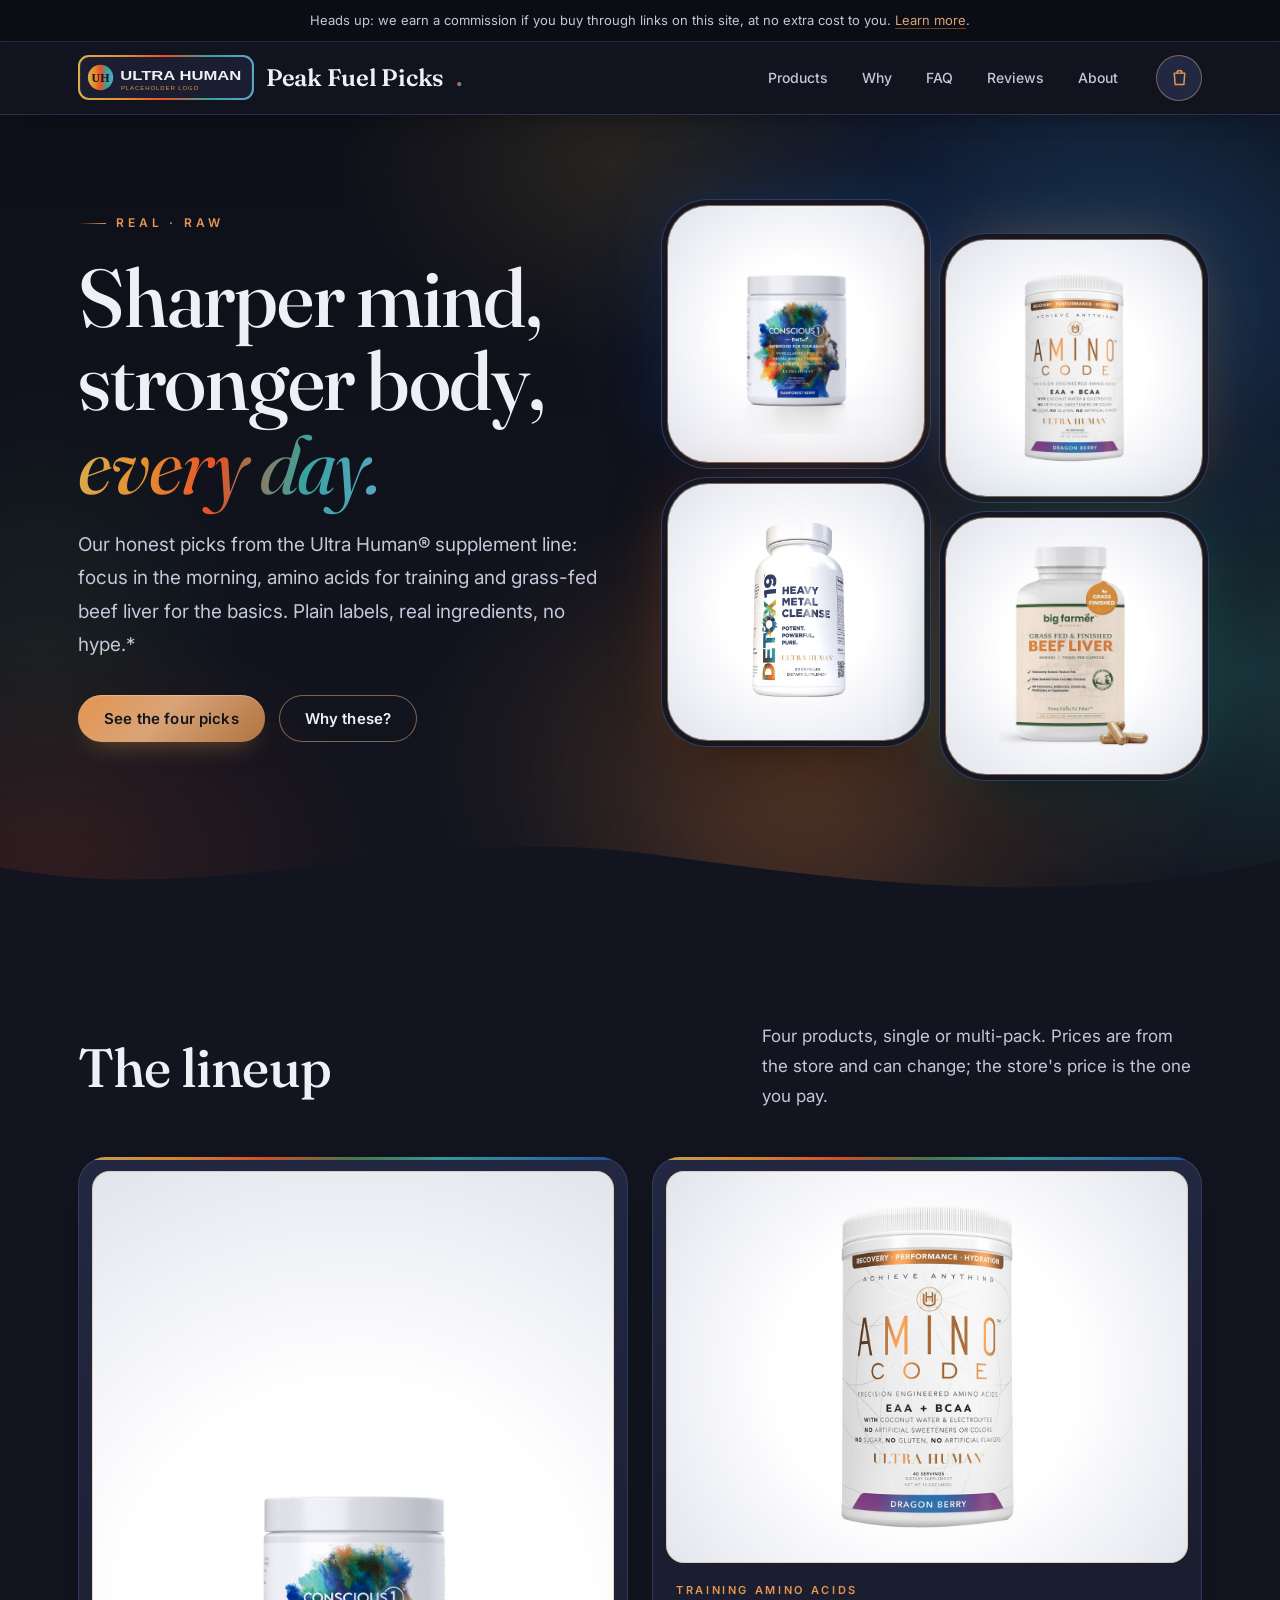
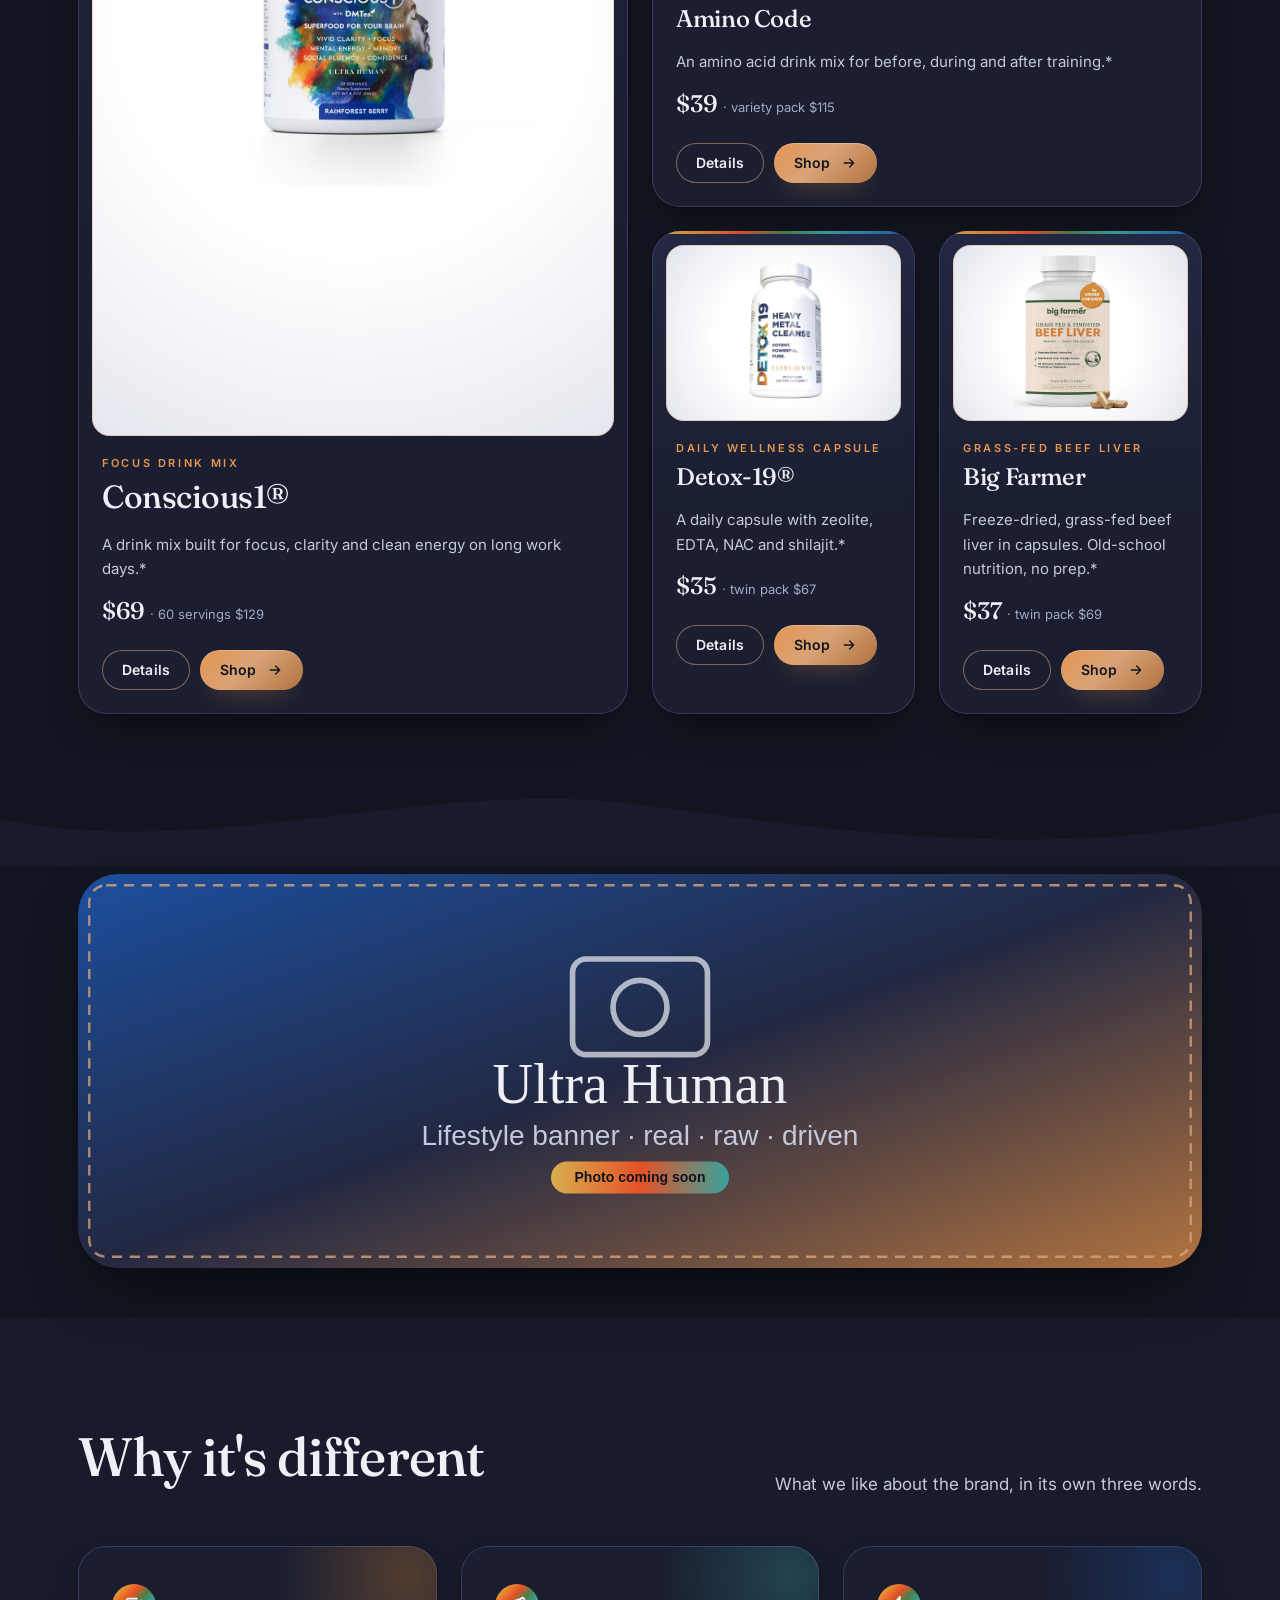
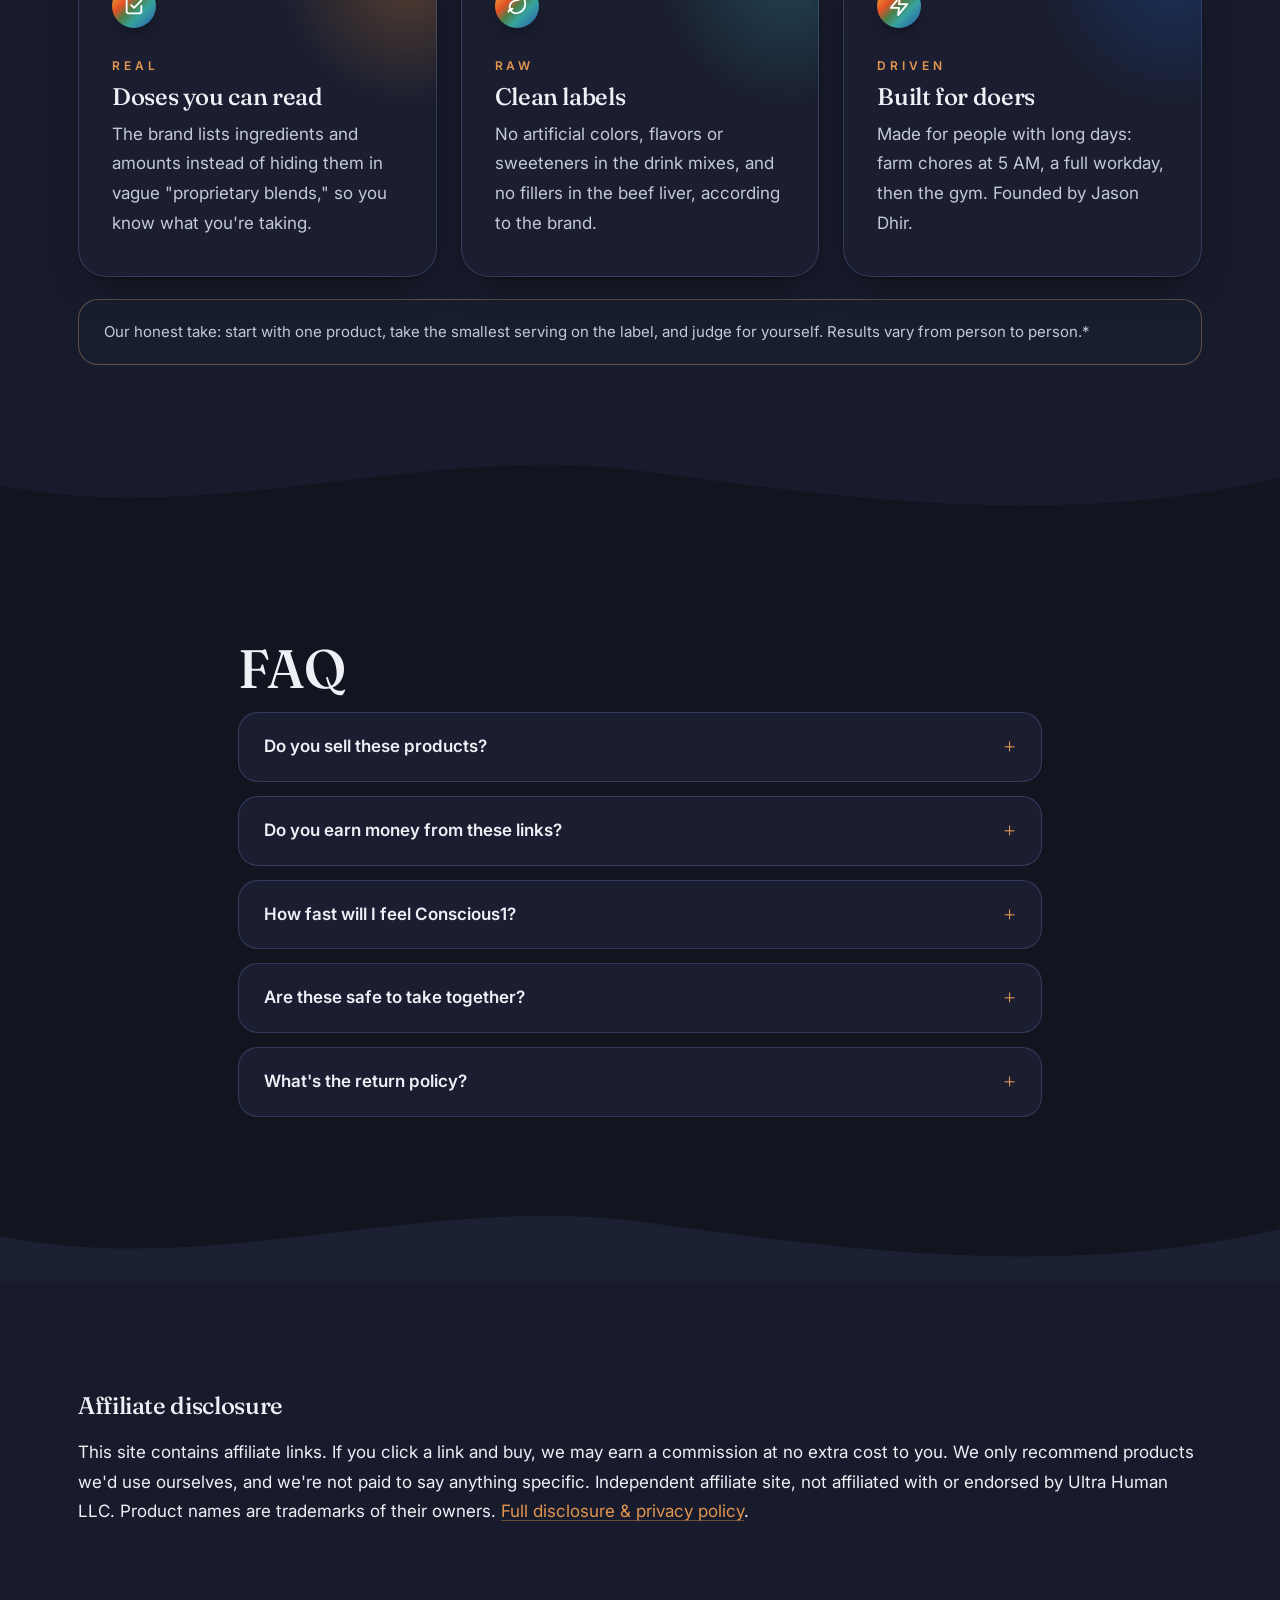
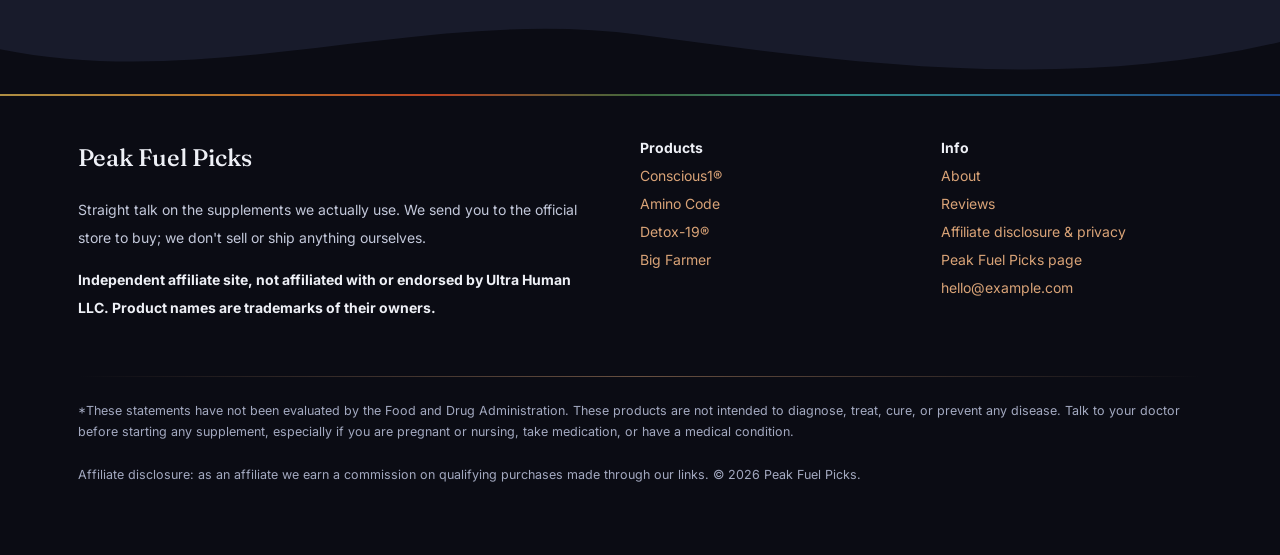
<file: index.html>
<!doctype html>
<html lang="en"><head><meta charset="utf-8"><meta name="viewport" content="width=device-width,initial-scale=1">
<title>Peak Fuel Picks | Focus, training &amp; whole-food supplements</title><meta name="description" content="Independent picks from the Ultra Human supplement line.">
<meta name="robots" content="noindex, nofollow"><!-- DRAFT: remove noindex when going live -->
<link rel="preconnect" href="https://fonts.googleapis.com"><link rel="preconnect" href="https://fonts.gstatic.com" crossorigin>
<link href="https://fonts.googleapis.com/css2?family=Inter:wght@400;500;600;700;800&family=Fraunces:opsz,wght@9..144,400;9..144,500;9..144,600&display=swap" rel="stylesheet">
<link rel="stylesheet" href="assets/style.css"><script src="assets/config.js"></script><script src="assets/catalog.js"></script><script defer src="assets/cart.js"></script></head>
<body>
<div class="disclosure-bar">Heads up: we earn a commission if you buy through links on this site, at no extra cost to you. <a href="disclosure.html">Learn more</a>.</div>
<header class="site"><div class="wrap">
<a class="logo" href="index.html"><img class="logo-img" src="assets/img/logo-placeholder.svg" alt="Ultra Human placeholder logo" width="176" height="45"><span data-site-name>Peak Fuel Picks</span><span class="dot">.</span></a>
<nav class="main"><a href="index.html#products">Products</a><a class="hide-sm" href="index.html#why">Why</a><a class="hide-sm" href="index.html#faq">FAQ</a><a href="testimonials.html">Reviews</a><a class="hide-sm" href="about.html">About</a></nav>
<button class="cart-btn" type="button" data-cart-open aria-label="Open cart" aria-controls="cart-drawer"><svg viewBox="0 0 24 24" aria-hidden="true"><path d="M6 7h12l-1 13H7L6 7Z"/><path d="M9 7a3 3 0 0 1 6 0"/></svg><span class="cart-count" data-cart-count hidden>0</span></button>
</div></header>
<div class="cart-overlay" data-cart-close hidden></div>
<aside id="cart-drawer" class="cart-drawer" role="dialog" aria-modal="true" aria-labelledby="cart-title" aria-hidden="true">
<div class="cd-head"><h2 id="cart-title">Your cart</h2><button type="button" class="cd-x" data-cart-close aria-label="Close cart">&times;</button></div>
<div class="cd-items" data-cart-items><p class="cd-empty">Your cart is empty.</p></div>
<div class="cd-foot"><div class="cd-sub"><span>Subtotal</span><strong data-cart-subtotal>$0.00</strong></div>
<p class="cd-note">Prices shown are the store's and may change; the final price is set at checkout. Taxes and shipping are calculated by the store.</p>
<a class="btn checkout" data-cart-checkout href="#" rel="sponsored noopener">Secure checkout on the official Ultra Human store <svg class="arrow" viewBox="0 0 24 24" aria-hidden="true"><path d="M5 12h14M13 6l6 6-6 6"/></svg></a>
<p class="cd-note">You'll complete payment securely on the official Ultra Human store. Orders, shipping and returns are handled by Ultra Human.</p>
<p class="cd-note small">Affiliate link: we may earn a commission at no extra cost to you.</p></div>
</aside>
<section class="hero"><span class="blob b1"></span><span class="blob b2"></span><span class="blob b3"></span><div class="wrap">
<div><span class="eyebrow">Real · Raw</span>
<h1>Sharper mind, stronger body, <em>every day.</em></h1>
<p class="lead">Our honest picks from the Ultra Human® supplement line: focus in the morning, amino acids for training and grass-fed beef liver for the basics. Plain labels, real ingredients, no hype.*</p>
<div class="btn-row"><a class="btn" href="#products">See the four picks</a><a class="btn ghost" href="#why">Why these?</a></div></div>
<div class="hero-collage"><span class="halo p-conscious1"><img src="assets/img/conscious1-berry.jpg" alt="Conscious1®"></span><span class="halo p-amino-code"><img src="assets/img/amino-dragon.jpg" alt="Amino Code"></span><span class="halo p-detox-19"><img src="assets/img/detox.jpg" alt="Detox-19®"></span><span class="halo p-big-farmer"><img src="assets/img/bigfarmer.jpg" alt="Big Farmer"></span></div>
</div><div class="wave" style="--to:var(--cream)" aria-hidden="true"><svg viewBox="0 0 1440 100" preserveAspectRatio="none"><path d="M0,48 C240,96 480,0 720,32 C960,64 1200,96 1440,40 L1440,100 L0,100 Z"/></svg></div></section>
<section id="products" class="reveal-wrap"><div class="wrap">
<div class="section-head"><div><h2>The lineup</h2></div><p>Four products, single or multi-pack. Prices are from the store and can change; the store's price is the one you pay.</p></div>
<div class="grid4 bento"><article class="card p-conscious1"><a class="img" href="products/conscious1.html"><img src="assets/img/conscious1-berry.jpg" alt="Conscious1® product photo" loading="lazy"></a>
<div class="body"><span class="tag">Focus drink mix</span><h3>Conscious1®</h3><p>A drink mix built for focus, clarity and clean energy on long work days.*</p>
<div class="price">$69 <small>· 60 servings $129</small></div>
<div class="actions"><a class="btn ghost" href="products/conscious1.html">Details</a><a class="btn" data-store-path="/products/conscious1" href="https://theultrahuman.net/products/conscious1" rel="sponsored noopener" target="_blank">Shop <svg class="arrow" viewBox="0 0 24 24" aria-hidden="true"><path d="M5 12h14M13 6l6 6-6 6"/></svg></a></div></div></article><article class="card p-amino-code"><a class="img" href="products/amino-code.html"><img src="assets/img/amino-dragon.jpg" alt="Amino Code product photo" loading="lazy"></a>
<div class="body"><span class="tag">Training amino acids</span><h3>Amino Code</h3><p>An amino acid drink mix for before, during and after training.*</p>
<div class="price">$39 <small>· variety pack $115</small></div>
<div class="actions"><a class="btn ghost" href="products/amino-code.html">Details</a><a class="btn" data-store-path="/products/ultra-amino-code" href="https://theultrahuman.net/products/ultra-amino-code" rel="sponsored noopener" target="_blank">Shop <svg class="arrow" viewBox="0 0 24 24" aria-hidden="true"><path d="M5 12h14M13 6l6 6-6 6"/></svg></a></div></div></article><article class="card p-detox-19"><a class="img" href="products/detox-19.html"><img src="assets/img/detox.jpg" alt="Detox-19® product photo" loading="lazy"></a>
<div class="body"><span class="tag">Daily wellness capsule</span><h3>Detox-19®</h3><p>A daily capsule with zeolite, EDTA, NAC and shilajit.*</p>
<div class="price">$35 <small>· twin pack $67</small></div>
<div class="actions"><a class="btn ghost" href="products/detox-19.html">Details</a><a class="btn" data-store-path="/products/detox-19" href="https://theultrahuman.net/products/detox-19" rel="sponsored noopener" target="_blank">Shop <svg class="arrow" viewBox="0 0 24 24" aria-hidden="true"><path d="M5 12h14M13 6l6 6-6 6"/></svg></a></div></div></article><article class="card p-big-farmer"><a class="img" href="products/big-farmer.html"><img src="assets/img/bigfarmer.jpg" alt="Big Farmer product photo" loading="lazy"></a>
<div class="body"><span class="tag">Grass-fed beef liver</span><h3>Big Farmer</h3><p>Freeze-dried, grass-fed beef liver in capsules. Old-school nutrition, no prep.*</p>
<div class="price">$37 <small>· twin pack $69</small></div>
<div class="actions"><a class="btn ghost" href="products/big-farmer.html">Details</a><a class="btn" data-store-path="/products/big-farmer-1" href="https://theultrahuman.net/products/big-farmer-1" rel="sponsored noopener" target="_blank">Shop <svg class="arrow" viewBox="0 0 24 24" aria-hidden="true"><path d="M5 12h14M13 6l6 6-6 6"/></svg></a></div></div></article></div></div><div class="wave" style="--to:var(--peach)" aria-hidden="true"><svg viewBox="0 0 1440 100" preserveAspectRatio="none"><path d="M0,48 C240,96 480,0 720,32 C960,64 1200,96 1440,40 L1440,100 L0,100 Z"/></svg></div></section>
<section class="ph-banner"><div class="wrap"><img src="assets/img/banner-placeholder.svg" alt="Ultra Human lifestyle banner placeholder (photo coming soon)" loading="lazy"></div></section>
<section class="alt" id="why"><div class="wrap">
<div class="section-head"><div><h2>Why it's different</h2></div><p>What we like about the brand, in its own three words.</p></div>
<div class="pillars">
<div class="pillar pl-1"><svg class="ico" viewBox="0 0 24 24" aria-hidden="true"><path d="M9 11l3 3 8-8"/><path d="M20 12v6a2 2 0 0 1-2 2H6a2 2 0 0 1-2-2V6a2 2 0 0 1 2-2h9"/></svg><div class="big">REAL</div><h3>Doses you can read</h3><p>The brand lists ingredients and amounts instead of hiding them in vague "proprietary blends," so you know what you're taking.</p></div>
<div class="pillar pl-2"><svg class="ico" viewBox="0 0 24 24" aria-hidden="true"><path d="M11 20A7 7 0 0 1 9.8 6.1C15.5 5 17 4.5 19 2c1 2 2 4.2 2 8 0 5.5-4.8 10-10 10Z"/><path d="M2 21c0-3 1.9-5.4 5.1-6"/></svg><div class="big">RAW</div><h3>Clean labels</h3><p>No artificial colors, flavors or sweeteners in the drink mixes, and no fillers in the beef liver, according to the brand.</p></div>
<div class="pillar pl-3"><svg class="ico" viewBox="0 0 24 24" aria-hidden="true"><path d="M13 2L3 14h9l-1 8 10-12h-9l1-8z"/></svg><div class="big">DRIVEN</div><h3>Built for doers</h3><p>Made for people with long days: farm chores at 5 AM, a full workday, then the gym. Founded by Jason Dhir.</p></div>
</div>
<p class="note" style="margin-top:22px">Our honest take: start with one product, take the smallest serving on the label, and judge for yourself. Results vary from person to person.*</p>
</div><div class="wave" style="--to:var(--cream)" aria-hidden="true"><svg viewBox="0 0 1440 100" preserveAspectRatio="none"><path d="M0,48 C240,96 480,0 720,32 C960,64 1200,96 1440,40 L1440,100 L0,100 Z"/></svg></div></section>
<section id="faq"><div class="wrap faq"><h2>FAQ</h2>
<details><summary>Do you sell these products?</summary><p>No. We're an independent review and affiliate site. Every buy button takes you to the official Ultra Human store, which handles payment, shipping and returns.</p></details><details><summary>Do you earn money from these links?</summary><p>Yes. If you buy through our links we may earn a commission. It doesn't change your price. See our <a href='disclosure.html'>disclosure</a>.</p></details><details><summary>How fast will I feel Conscious1?</summary><p>The brand's line is "feel it in 20 minutes." Many people report noticing it around then, but everyone's different, so start small and see how you respond.*</p></details><details><summary>Are these safe to take together?</summary><p>We're not doctors. Read each label, don't exceed the directions, and check with your doctor, especially if you're pregnant or nursing, take medication or have a medical condition.</p></details><details><summary>What's the return policy?</summary><p>Returns are handled by the store. Check its <a href='https://theultrahuman.net/pages/returns-and-refund' target='_blank' rel='noopener'>returns and refund policy</a> before you buy; opened supplements may not be returnable.</p></details>
</div><div class="wave" style="--to:var(--sand)" aria-hidden="true"><svg viewBox="0 0 1440 100" preserveAspectRatio="none"><path d="M0,48 C240,96 480,0 720,32 C960,64 1200,96 1440,40 L1440,100 L0,100 Z"/></svg></div></section>
<section class="alt"><div class="wrap"><h3>Affiliate disclosure</h3>
<p style="color:var(--muted)">This site contains affiliate links. If you click a link and buy, we may earn a commission at no extra cost to you. We only recommend products we'd use ourselves, and we're not paid to say anything specific. Independent affiliate site, not affiliated with or endorsed by Ultra Human LLC. Product names are trademarks of their owners. <a href="disclosure.html">Full disclosure &amp; privacy policy</a>.</p></div><div class="wave" style="--to:var(--foot)" aria-hidden="true"><svg viewBox="0 0 1440 100" preserveAspectRatio="none"><path d="M0,48 C240,96 480,0 720,32 C960,64 1200,96 1440,40 L1440,100 L0,100 Z"/></svg></div></section>
<footer class="site"><div class="wrap">
<div class="cols">
<div><strong data-site-name>Peak Fuel Picks</strong><p>Straight talk on the supplements we actually use. We send you to the official store to buy; we don't sell or ship anything ourselves.</p>
<p><strong>Independent affiliate site, not affiliated with or endorsed by Ultra Human LLC. Product names are trademarks of their owners.</strong></p></div>
<div><strong>Products</strong><br><a href="products/conscious1.html">Conscious1®</a><br><a href="products/amino-code.html">Amino Code</a><br><a href="products/detox-19.html">Detox-19®</a><br><a href="products/big-farmer.html">Big Farmer</a></div>
<div><strong>Info</strong><br><a href="about.html">About</a><br><a href="testimonials.html">Reviews</a><br><a href="disclosure.html">Affiliate disclosure &amp; privacy</a><br><a href="peak-fuel-picks.html">Peak Fuel Picks page</a><br><a data-contact-email href="mailto:hello@example.com">Contact</a></div>
</div>
<div class="fda">*These statements have not been evaluated by the Food and Drug Administration. These products are not intended to diagnose, treat, cure, or prevent any disease. Talk to your doctor before starting any supplement, especially if you are pregnant or nursing, take medication, or have a medical condition.<br><br>Affiliate disclosure: as an affiliate we earn a commission on qualifying purchases made through our links. &copy; <span id="year">2026</span> <span data-site-name>Peak Fuel Picks</span>.</div>
</div></footer>
</body></html>
</file>
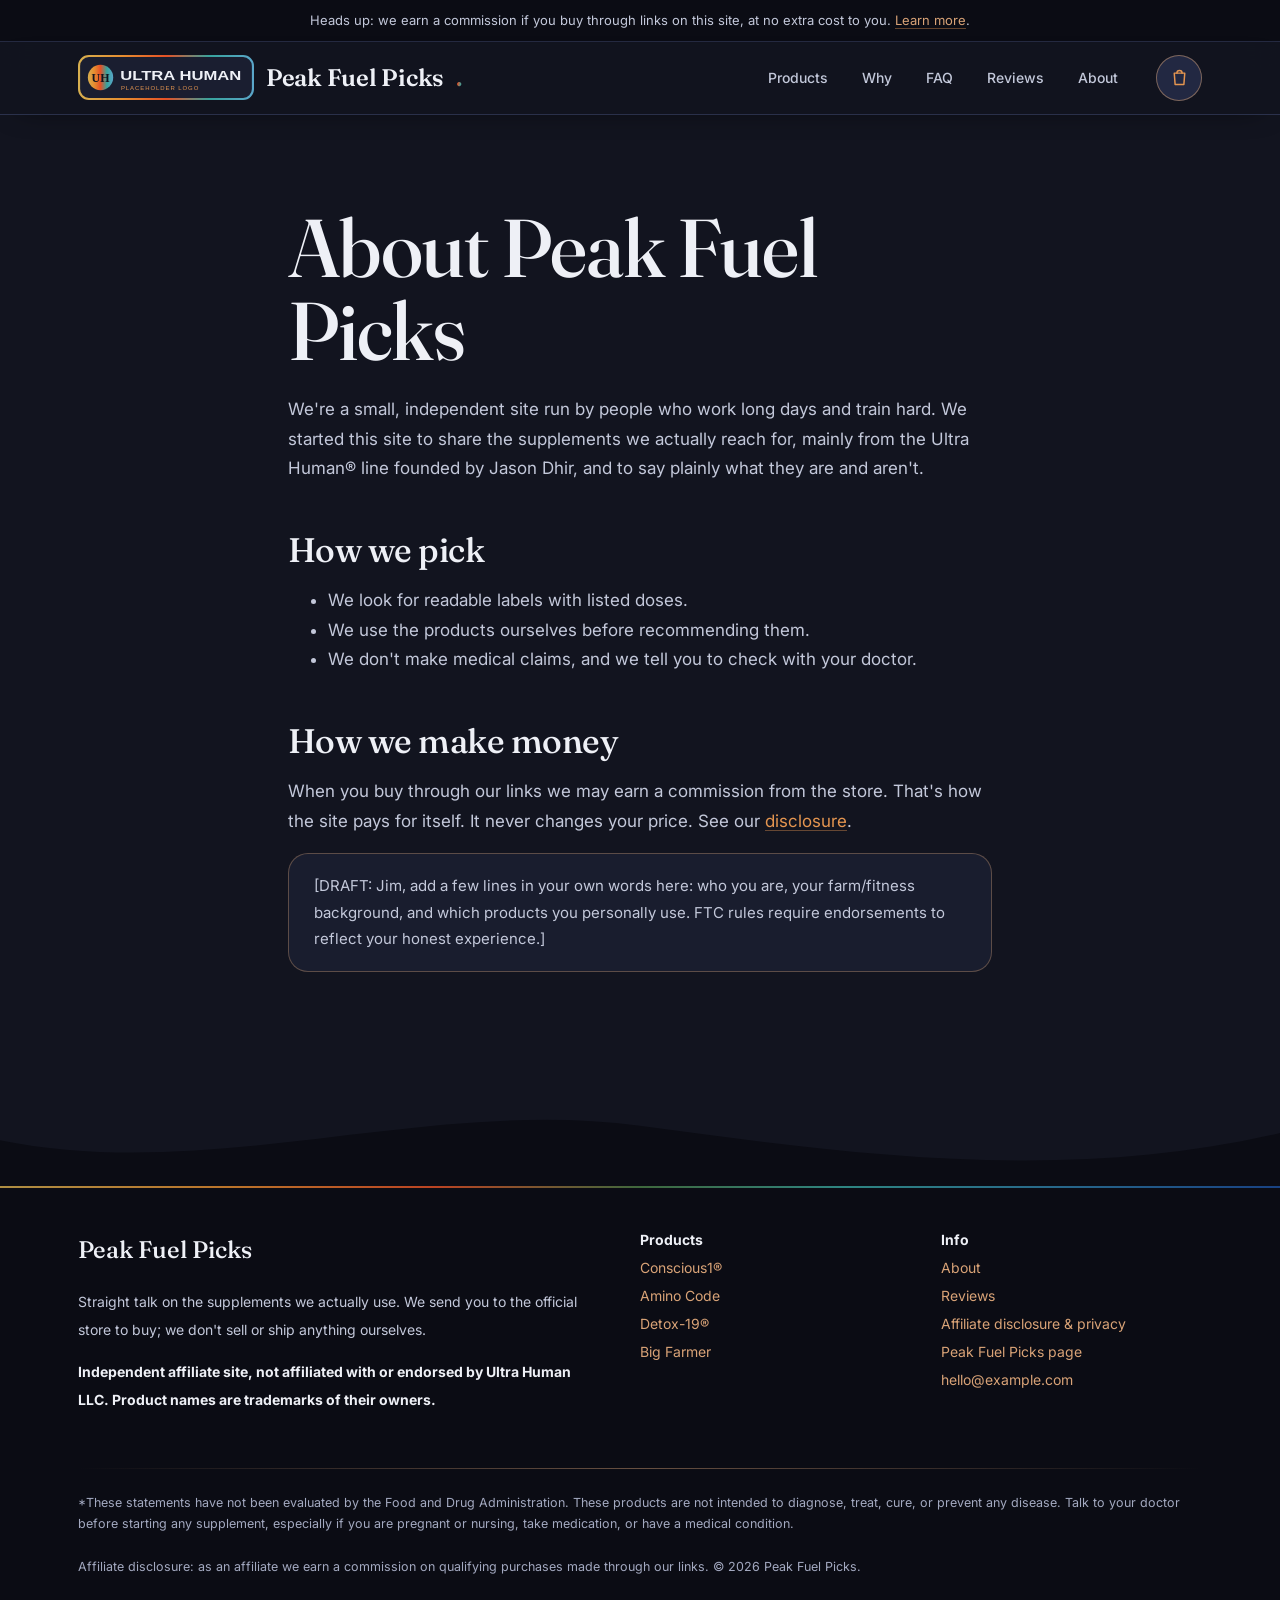
<file: about.html>
<!doctype html>
<html lang="en"><head><meta charset="utf-8"><meta name="viewport" content="width=device-width,initial-scale=1">
<title>About | Peak Fuel Picks</title><meta name="description" content="About this independent affiliate site.">
<meta name="robots" content="noindex, nofollow"><!-- DRAFT: remove noindex when going live -->
<link rel="preconnect" href="https://fonts.googleapis.com"><link rel="preconnect" href="https://fonts.gstatic.com" crossorigin>
<link href="https://fonts.googleapis.com/css2?family=Inter:wght@400;500;600;700;800&family=Fraunces:opsz,wght@9..144,400;9..144,500;9..144,600&display=swap" rel="stylesheet">
<link rel="stylesheet" href="assets/style.css"><script src="assets/config.js"></script><script src="assets/catalog.js"></script><script defer src="assets/cart.js"></script></head>
<body>
<div class="disclosure-bar">Heads up: we earn a commission if you buy through links on this site, at no extra cost to you. <a href="disclosure.html">Learn more</a>.</div>
<header class="site"><div class="wrap">
<a class="logo" href="index.html"><img class="logo-img" src="assets/img/logo-placeholder.svg" alt="Ultra Human placeholder logo" width="176" height="45"><span data-site-name>Peak Fuel Picks</span><span class="dot">.</span></a>
<nav class="main"><a href="index.html#products">Products</a><a class="hide-sm" href="index.html#why">Why</a><a class="hide-sm" href="index.html#faq">FAQ</a><a href="testimonials.html">Reviews</a><a class="hide-sm" href="about.html">About</a></nav>
<button class="cart-btn" type="button" data-cart-open aria-label="Open cart" aria-controls="cart-drawer"><svg viewBox="0 0 24 24" aria-hidden="true"><path d="M6 7h12l-1 13H7L6 7Z"/><path d="M9 7a3 3 0 0 1 6 0"/></svg><span class="cart-count" data-cart-count hidden>0</span></button>
</div></header>
<div class="cart-overlay" data-cart-close hidden></div>
<aside id="cart-drawer" class="cart-drawer" role="dialog" aria-modal="true" aria-labelledby="cart-title" aria-hidden="true">
<div class="cd-head"><h2 id="cart-title">Your cart</h2><button type="button" class="cd-x" data-cart-close aria-label="Close cart">&times;</button></div>
<div class="cd-items" data-cart-items><p class="cd-empty">Your cart is empty.</p></div>
<div class="cd-foot"><div class="cd-sub"><span>Subtotal</span><strong data-cart-subtotal>$0.00</strong></div>
<p class="cd-note">Prices shown are the store's and may change; the final price is set at checkout. Taxes and shipping are calculated by the store.</p>
<a class="btn checkout" data-cart-checkout href="#" rel="sponsored noopener">Secure checkout on the official Ultra Human store <svg class="arrow" viewBox="0 0 24 24" aria-hidden="true"><path d="M5 12h14M13 6l6 6-6 6"/></svg></a>
<p class="cd-note">You'll complete payment securely on the official Ultra Human store. Orders, shipping and returns are handled by Ultra Human.</p>
<p class="cd-note small">Affiliate link: we may earn a commission at no extra cost to you.</p></div>
</aside>
<div class="wrap prose"><h1>About <span data-site-name>Peak Fuel Picks</span></h1>
<p>We're a small, independent site run by people who work long days and train hard. We started this site to share the supplements we actually reach for, mainly from the Ultra Human® line founded by Jason Dhir, and to say plainly what they are and aren't.</p>
<h2>How we pick</h2><ul><li>We look for readable labels with listed doses.</li><li>We use the products ourselves before recommending them.</li><li>We don't make medical claims, and we tell you to check with your doctor.</li></ul>
<h2>How we make money</h2><p>When you buy through our links we may earn a commission from the store. That's how the site pays for itself. It never changes your price. See our <a href="disclosure.html">disclosure</a>.</p>
<p class="note">[DRAFT: Jim, add a few lines in your own words here: who you are, your farm/fitness background, and which products you personally use. FTC rules require endorsements to reflect your honest experience.]</p></div><div class="wave" style="--to:var(--foot)" aria-hidden="true"><svg viewBox="0 0 1440 100" preserveAspectRatio="none"><path d="M0,48 C240,96 480,0 720,32 C960,64 1200,96 1440,40 L1440,100 L0,100 Z"/></svg></div>
<footer class="site"><div class="wrap">
<div class="cols">
<div><strong data-site-name>Peak Fuel Picks</strong><p>Straight talk on the supplements we actually use. We send you to the official store to buy; we don't sell or ship anything ourselves.</p>
<p><strong>Independent affiliate site, not affiliated with or endorsed by Ultra Human LLC. Product names are trademarks of their owners.</strong></p></div>
<div><strong>Products</strong><br><a href="products/conscious1.html">Conscious1®</a><br><a href="products/amino-code.html">Amino Code</a><br><a href="products/detox-19.html">Detox-19®</a><br><a href="products/big-farmer.html">Big Farmer</a></div>
<div><strong>Info</strong><br><a href="about.html">About</a><br><a href="testimonials.html">Reviews</a><br><a href="disclosure.html">Affiliate disclosure &amp; privacy</a><br><a href="peak-fuel-picks.html">Peak Fuel Picks page</a><br><a data-contact-email href="mailto:hello@example.com">Contact</a></div>
</div>
<div class="fda">*These statements have not been evaluated by the Food and Drug Administration. These products are not intended to diagnose, treat, cure, or prevent any disease. Talk to your doctor before starting any supplement, especially if you are pregnant or nursing, take medication, or have a medical condition.<br><br>Affiliate disclosure: as an affiliate we earn a commission on qualifying purchases made through our links. &copy; <span id="year">2026</span> <span data-site-name>Peak Fuel Picks</span>.</div>
</div></footer>
</body></html>
</file>
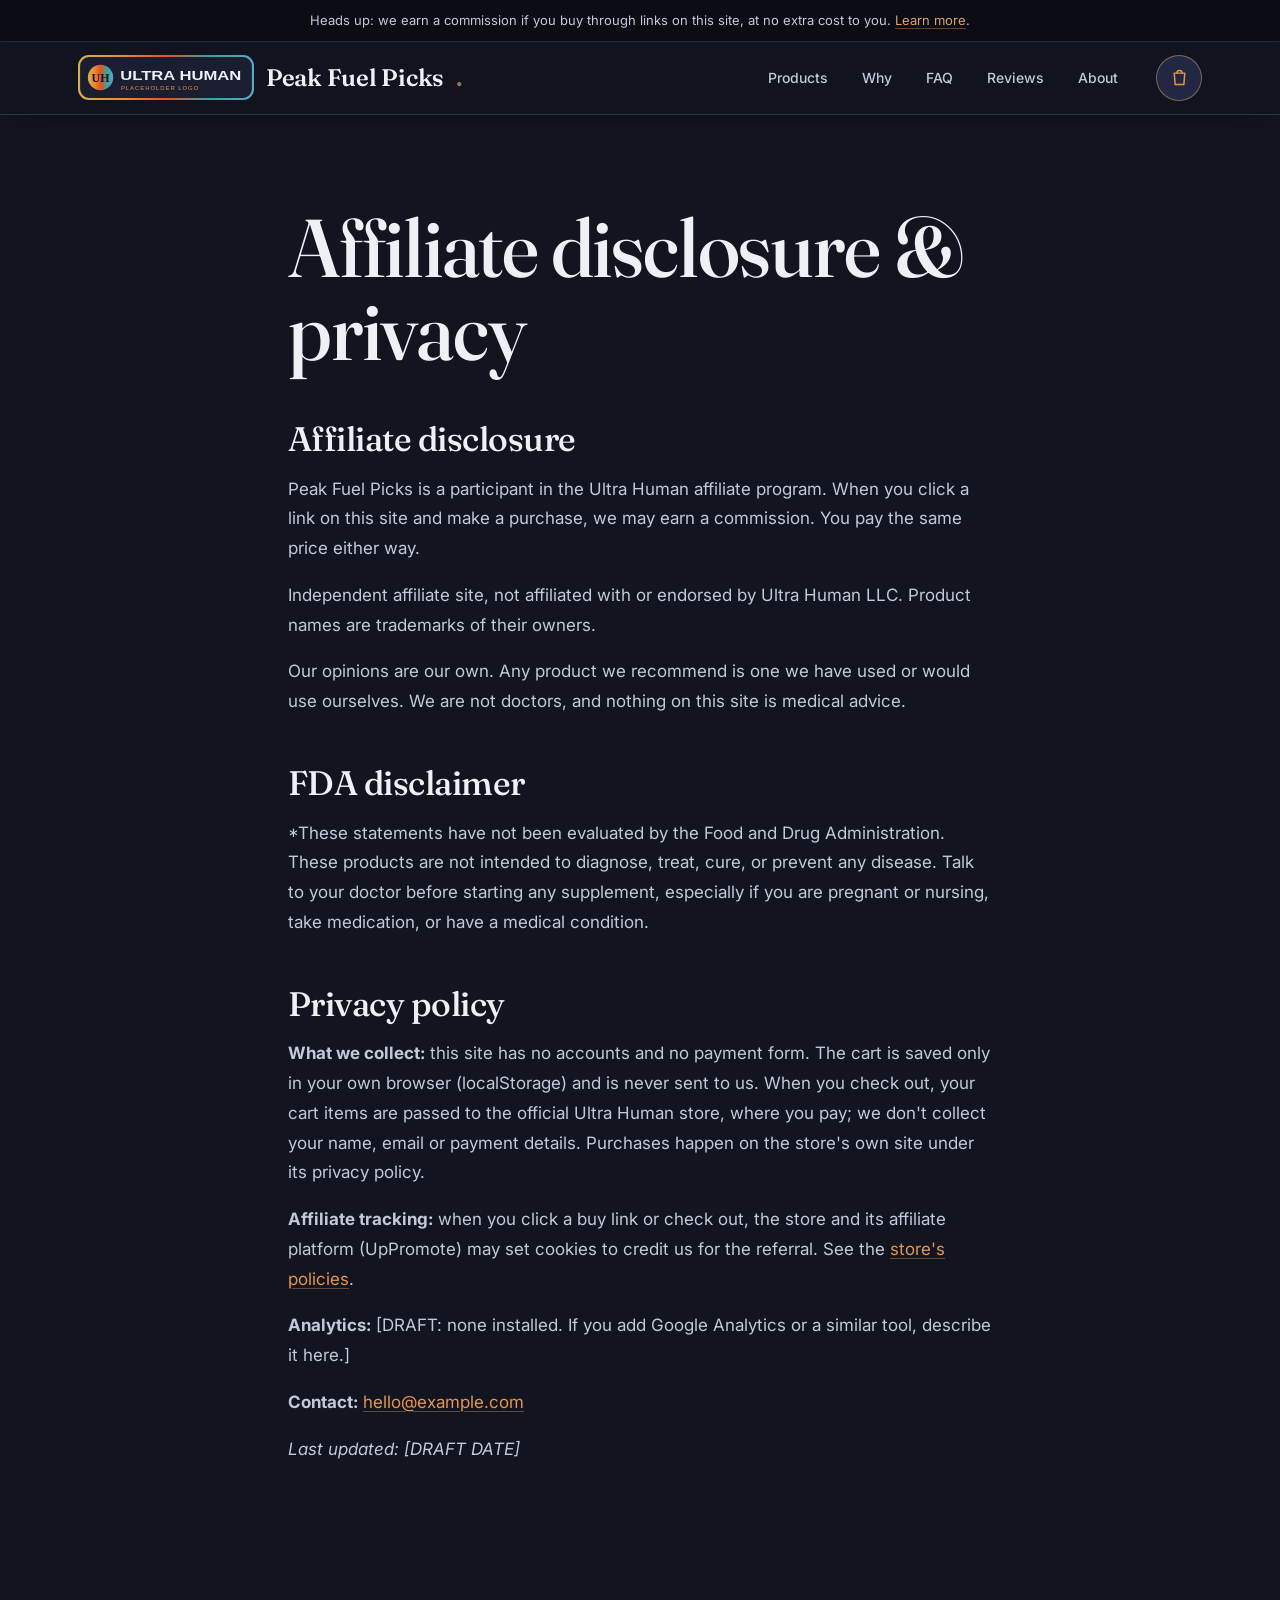
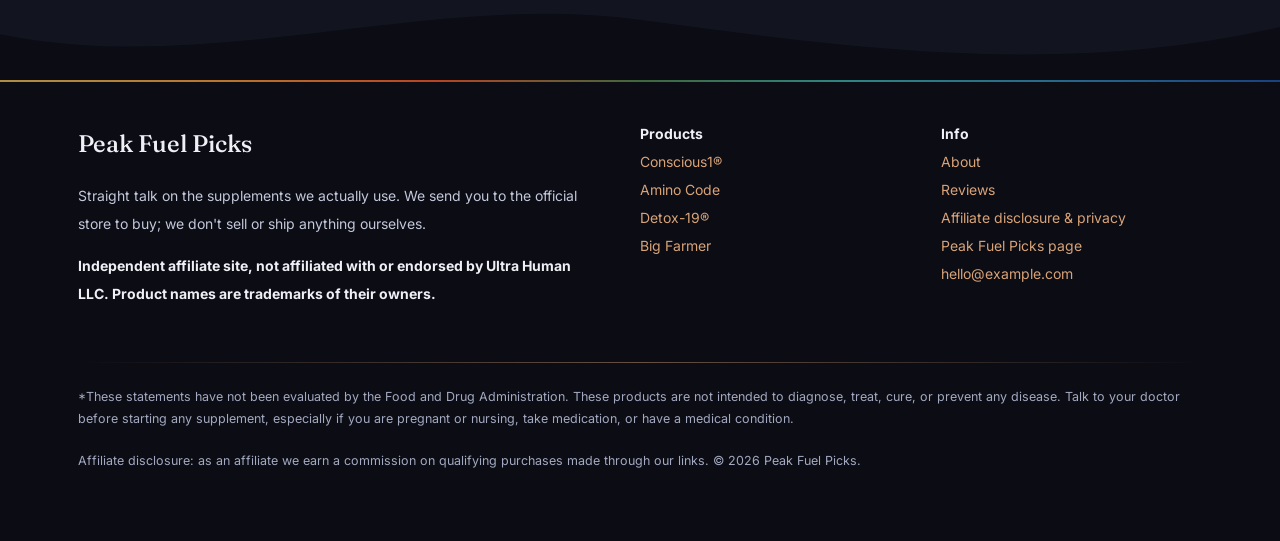
<file: disclosure.html>
<!doctype html>
<html lang="en"><head><meta charset="utf-8"><meta name="viewport" content="width=device-width,initial-scale=1">
<title>Affiliate disclosure &amp; privacy | Peak Fuel Picks</title><meta name="description" content="Affiliate disclosure, FDA disclaimer and privacy policy.">
<meta name="robots" content="noindex, nofollow"><!-- DRAFT: remove noindex when going live -->
<link rel="preconnect" href="https://fonts.googleapis.com"><link rel="preconnect" href="https://fonts.gstatic.com" crossorigin>
<link href="https://fonts.googleapis.com/css2?family=Inter:wght@400;500;600;700;800&family=Fraunces:opsz,wght@9..144,400;9..144,500;9..144,600&display=swap" rel="stylesheet">
<link rel="stylesheet" href="assets/style.css"><script src="assets/config.js"></script><script src="assets/catalog.js"></script><script defer src="assets/cart.js"></script></head>
<body>
<div class="disclosure-bar">Heads up: we earn a commission if you buy through links on this site, at no extra cost to you. <a href="disclosure.html">Learn more</a>.</div>
<header class="site"><div class="wrap">
<a class="logo" href="index.html"><img class="logo-img" src="assets/img/logo-placeholder.svg" alt="Ultra Human placeholder logo" width="176" height="45"><span data-site-name>Peak Fuel Picks</span><span class="dot">.</span></a>
<nav class="main"><a href="index.html#products">Products</a><a class="hide-sm" href="index.html#why">Why</a><a class="hide-sm" href="index.html#faq">FAQ</a><a href="testimonials.html">Reviews</a><a class="hide-sm" href="about.html">About</a></nav>
<button class="cart-btn" type="button" data-cart-open aria-label="Open cart" aria-controls="cart-drawer"><svg viewBox="0 0 24 24" aria-hidden="true"><path d="M6 7h12l-1 13H7L6 7Z"/><path d="M9 7a3 3 0 0 1 6 0"/></svg><span class="cart-count" data-cart-count hidden>0</span></button>
</div></header>
<div class="cart-overlay" data-cart-close hidden></div>
<aside id="cart-drawer" class="cart-drawer" role="dialog" aria-modal="true" aria-labelledby="cart-title" aria-hidden="true">
<div class="cd-head"><h2 id="cart-title">Your cart</h2><button type="button" class="cd-x" data-cart-close aria-label="Close cart">&times;</button></div>
<div class="cd-items" data-cart-items><p class="cd-empty">Your cart is empty.</p></div>
<div class="cd-foot"><div class="cd-sub"><span>Subtotal</span><strong data-cart-subtotal>$0.00</strong></div>
<p class="cd-note">Prices shown are the store's and may change; the final price is set at checkout. Taxes and shipping are calculated by the store.</p>
<a class="btn checkout" data-cart-checkout href="#" rel="sponsored noopener">Secure checkout on the official Ultra Human store <svg class="arrow" viewBox="0 0 24 24" aria-hidden="true"><path d="M5 12h14M13 6l6 6-6 6"/></svg></a>
<p class="cd-note">You'll complete payment securely on the official Ultra Human store. Orders, shipping and returns are handled by Ultra Human.</p>
<p class="cd-note small">Affiliate link: we may earn a commission at no extra cost to you.</p></div>
</aside>
<div class="wrap prose"><h1>Affiliate disclosure &amp; privacy</h1>
<h2>Affiliate disclosure</h2>
<p><span data-site-name>Peak Fuel Picks</span> is a participant in the Ultra Human affiliate program. When you click a link on this site and make a purchase, we may earn a commission. You pay the same price either way.</p>
<p>Independent affiliate site, not affiliated with or endorsed by Ultra Human LLC. Product names are trademarks of their owners.</p>
<p>Our opinions are our own. Any product we recommend is one we have used or would use ourselves. We are not doctors, and nothing on this site is medical advice.</p>
<h2>FDA disclaimer</h2><p>*These statements have not been evaluated by the Food and Drug Administration. These products are not intended to diagnose, treat, cure, or prevent any disease. Talk to your doctor before starting any supplement, especially if you are pregnant or nursing, take medication, or have a medical condition.</p>
<h2>Privacy policy</h2>
<p><strong>What we collect:</strong> this site has no accounts and no payment form. The cart is saved only in your own browser (localStorage) and is never sent to us. When you check out, your cart items are passed to the official Ultra Human store, where you pay; we don't collect your name, email or payment details. Purchases happen on the store's own site under its privacy policy.</p>
<p><strong>Affiliate tracking:</strong> when you click a buy link or check out, the store and its affiliate platform (UpPromote) may set cookies to credit us for the referral. See the <a href="https://theultrahuman.net/pages/policies" target="_blank" rel="noopener">store's policies</a>.</p>
<p><strong>Analytics:</strong> [DRAFT: none installed. If you add Google Analytics or a similar tool, describe it here.]</p>
<p><strong>Contact:</strong> <a data-contact-email href="mailto:hello@example.com">hello@example.com</a></p>
<p><em>Last updated: [DRAFT DATE]</em></p></div><div class="wave" style="--to:var(--foot)" aria-hidden="true"><svg viewBox="0 0 1440 100" preserveAspectRatio="none"><path d="M0,48 C240,96 480,0 720,32 C960,64 1200,96 1440,40 L1440,100 L0,100 Z"/></svg></div>
<footer class="site"><div class="wrap">
<div class="cols">
<div><strong data-site-name>Peak Fuel Picks</strong><p>Straight talk on the supplements we actually use. We send you to the official store to buy; we don't sell or ship anything ourselves.</p>
<p><strong>Independent affiliate site, not affiliated with or endorsed by Ultra Human LLC. Product names are trademarks of their owners.</strong></p></div>
<div><strong>Products</strong><br><a href="products/conscious1.html">Conscious1®</a><br><a href="products/amino-code.html">Amino Code</a><br><a href="products/detox-19.html">Detox-19®</a><br><a href="products/big-farmer.html">Big Farmer</a></div>
<div><strong>Info</strong><br><a href="about.html">About</a><br><a href="testimonials.html">Reviews</a><br><a href="disclosure.html">Affiliate disclosure &amp; privacy</a><br><a href="peak-fuel-picks.html">Peak Fuel Picks page</a><br><a data-contact-email href="mailto:hello@example.com">Contact</a></div>
</div>
<div class="fda">*These statements have not been evaluated by the Food and Drug Administration. These products are not intended to diagnose, treat, cure, or prevent any disease. Talk to your doctor before starting any supplement, especially if you are pregnant or nursing, take medication, or have a medical condition.<br><br>Affiliate disclosure: as an affiliate we earn a commission on qualifying purchases made through our links. &copy; <span id="year">2026</span> <span data-site-name>Peak Fuel Picks</span>.</div>
</div></footer>
</body></html>
</file>
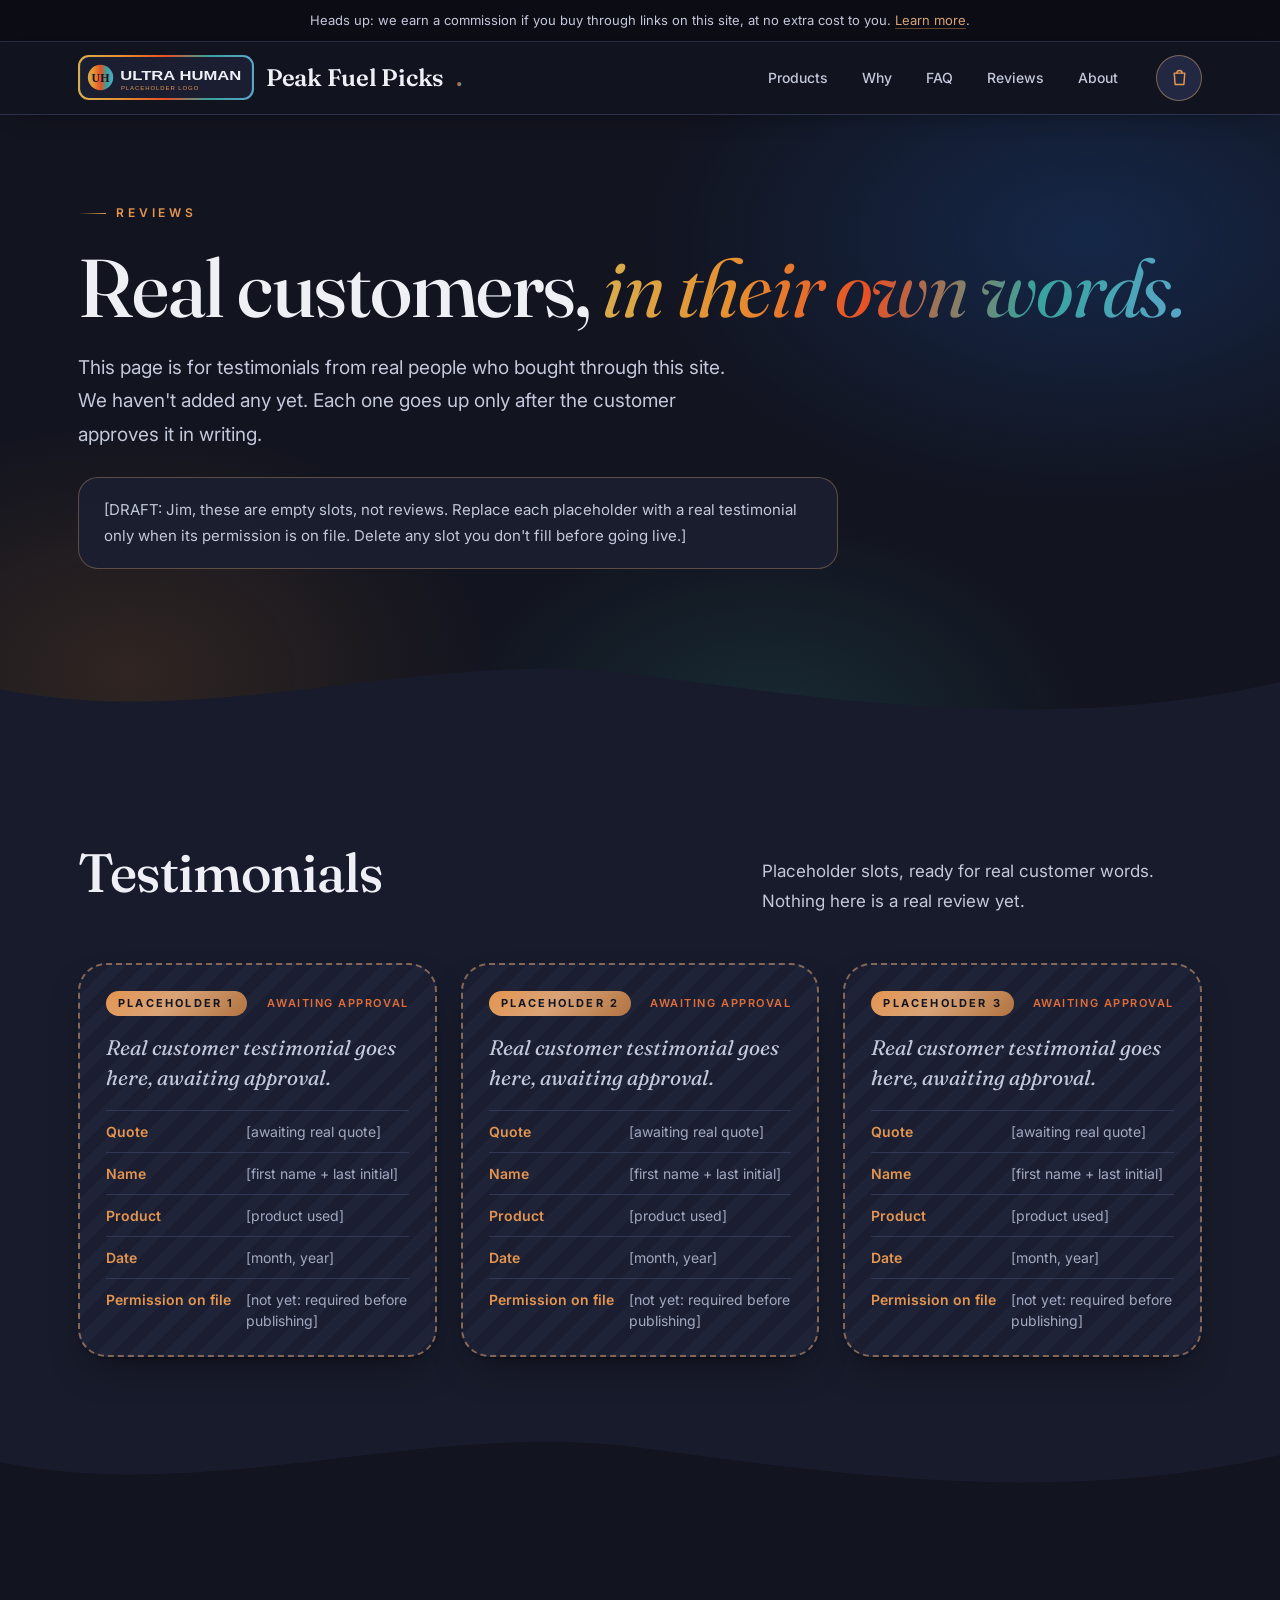
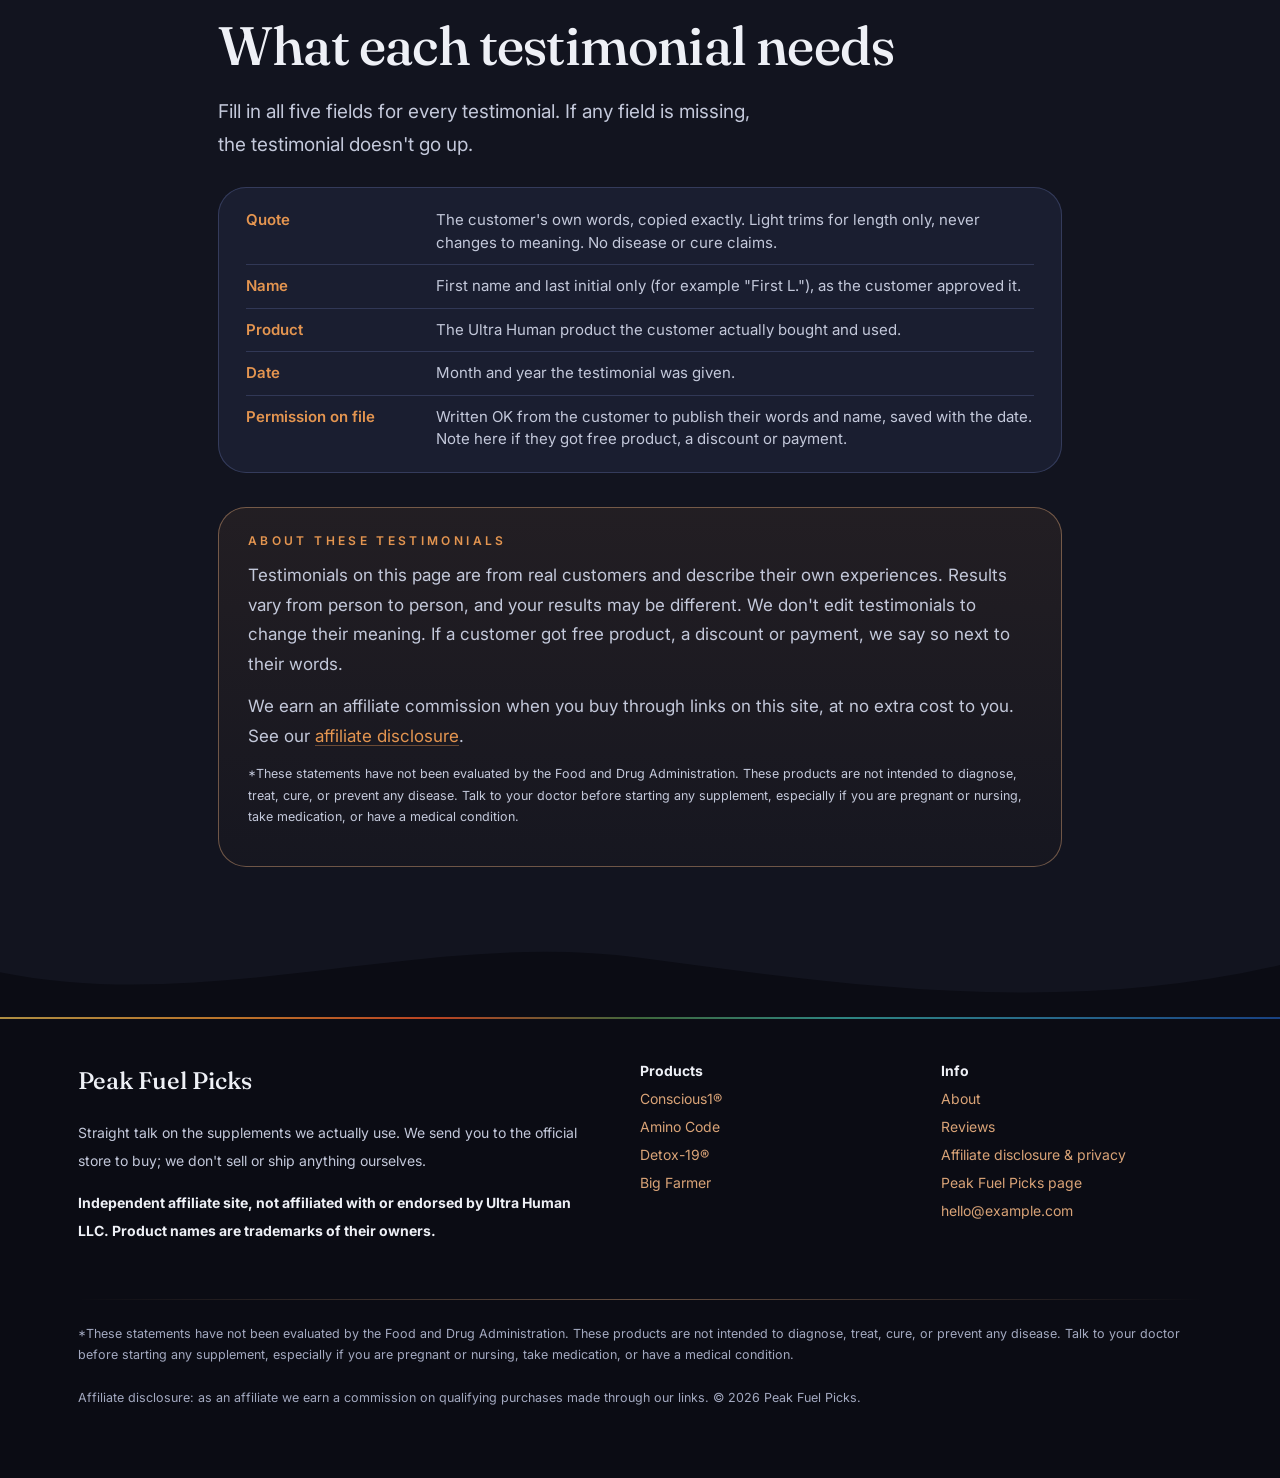
<file: testimonials.html>
<!doctype html>
<html lang="en"><head><meta charset="utf-8"><meta name="viewport" content="width=device-width,initial-scale=1">
<title>Reviews | Peak Fuel Picks</title><meta name="description" content="Customer testimonials (draft: placeholders awaiting real, approved testimonials).">
<meta name="robots" content="noindex, nofollow"><!-- DRAFT: remove noindex when going live -->
<link rel="preconnect" href="https://fonts.googleapis.com"><link rel="preconnect" href="https://fonts.gstatic.com" crossorigin>
<link href="https://fonts.googleapis.com/css2?family=Inter:wght@400;500;600;700;800&family=Fraunces:opsz,wght@9..144,400;9..144,500;9..144,600&display=swap" rel="stylesheet">
<link rel="stylesheet" href="assets/style.css"><script src="assets/config.js"></script><script src="assets/catalog.js"></script><script defer src="assets/cart.js"></script></head>
<body>
<div class="disclosure-bar">Heads up: we earn a commission if you buy through links on this site, at no extra cost to you. <a href="disclosure.html">Learn more</a>.</div>
<header class="site"><div class="wrap">
<a class="logo" href="index.html"><img class="logo-img" src="assets/img/logo-placeholder.svg" alt="Ultra Human placeholder logo" width="176" height="45"><span data-site-name>Peak Fuel Picks</span><span class="dot">.</span></a>
<nav class="main"><a href="index.html#products">Products</a><a class="hide-sm" href="index.html#why">Why</a><a class="hide-sm" href="index.html#faq">FAQ</a><a href="testimonials.html">Reviews</a><a class="hide-sm" href="about.html">About</a></nav>
<button class="cart-btn" type="button" data-cart-open aria-label="Open cart" aria-controls="cart-drawer"><svg viewBox="0 0 24 24" aria-hidden="true"><path d="M6 7h12l-1 13H7L6 7Z"/><path d="M9 7a3 3 0 0 1 6 0"/></svg><span class="cart-count" data-cart-count hidden>0</span></button>
</div></header>
<div class="cart-overlay" data-cart-close hidden></div>
<aside id="cart-drawer" class="cart-drawer" role="dialog" aria-modal="true" aria-labelledby="cart-title" aria-hidden="true">
<div class="cd-head"><h2 id="cart-title">Your cart</h2><button type="button" class="cd-x" data-cart-close aria-label="Close cart">&times;</button></div>
<div class="cd-items" data-cart-items><p class="cd-empty">Your cart is empty.</p></div>
<div class="cd-foot"><div class="cd-sub"><span>Subtotal</span><strong data-cart-subtotal>$0.00</strong></div>
<p class="cd-note">Prices shown are the store's and may change; the final price is set at checkout. Taxes and shipping are calculated by the store.</p>
<a class="btn checkout" data-cart-checkout href="#" rel="sponsored noopener">Secure checkout on the official Ultra Human store <svg class="arrow" viewBox="0 0 24 24" aria-hidden="true"><path d="M5 12h14M13 6l6 6-6 6"/></svg></a>
<p class="cd-note">You'll complete payment securely on the official Ultra Human store. Orders, shipping and returns are handled by Ultra Human.</p>
<p class="cd-note small">Affiliate link: we may earn a commission at no extra cost to you.</p></div>
</aside>
<section class="t-hero"><div class="wrap">
<span class="eyebrow">Reviews</span>
<h1>Real customers, <em>in their own words.</em></h1>
<p class="lead">This page is for testimonials from real people who bought through this site. We haven't added any yet. Each one goes up only after the customer approves it in writing.</p>
<p class="note draft-note">[DRAFT: Jim, these are empty slots, not reviews. Replace each placeholder with a real testimonial only when its permission is on file. Delete any slot you don't fill before going live.]</p>
</div><div class="wave" style="--to:var(--peach)" aria-hidden="true"><svg viewBox="0 0 1440 100" preserveAspectRatio="none"><path d="M0,48 C240,96 480,0 720,32 C960,64 1200,96 1440,40 L1440,100 L0,100 Z"/></svg></div></section>
<section class="alt"><div class="wrap">
<div class="section-head"><div><h2>Testimonials</h2></div><p>Placeholder slots, ready for real customer words. Nothing here is a real review yet.</p></div>
<div class="t-grid"><article class="t-card placeholder" aria-label="Empty testimonial slot 1">
<div class="t-top"><span class="t-badge">Placeholder 1</span><span class="t-status">Awaiting approval</span></div>
<p class="t-quote">Real customer testimonial goes here, awaiting approval.</p>
<dl class="t-fields">
<div><dt>Quote</dt><dd>[awaiting real quote]</dd></div>
<div><dt>Name</dt><dd>[first name + last initial]</dd></div>
<div><dt>Product</dt><dd>[product used]</dd></div>
<div><dt>Date</dt><dd>[month, year]</dd></div>
<div><dt>Permission on file</dt><dd>[not yet: required before publishing]</dd></div>
</dl></article><article class="t-card placeholder" aria-label="Empty testimonial slot 2">
<div class="t-top"><span class="t-badge">Placeholder 2</span><span class="t-status">Awaiting approval</span></div>
<p class="t-quote">Real customer testimonial goes here, awaiting approval.</p>
<dl class="t-fields">
<div><dt>Quote</dt><dd>[awaiting real quote]</dd></div>
<div><dt>Name</dt><dd>[first name + last initial]</dd></div>
<div><dt>Product</dt><dd>[product used]</dd></div>
<div><dt>Date</dt><dd>[month, year]</dd></div>
<div><dt>Permission on file</dt><dd>[not yet: required before publishing]</dd></div>
</dl></article><article class="t-card placeholder" aria-label="Empty testimonial slot 3">
<div class="t-top"><span class="t-badge">Placeholder 3</span><span class="t-status">Awaiting approval</span></div>
<p class="t-quote">Real customer testimonial goes here, awaiting approval.</p>
<dl class="t-fields">
<div><dt>Quote</dt><dd>[awaiting real quote]</dd></div>
<div><dt>Name</dt><dd>[first name + last initial]</dd></div>
<div><dt>Product</dt><dd>[product used]</dd></div>
<div><dt>Date</dt><dd>[month, year]</dd></div>
<div><dt>Permission on file</dt><dd>[not yet: required before publishing]</dd></div>
</dl></article></div>
</div><div class="wave" style="--to:var(--cream)" aria-hidden="true"><svg viewBox="0 0 1440 100" preserveAspectRatio="none"><path d="M0,48 C240,96 480,0 720,32 C960,64 1200,96 1440,40 L1440,100 L0,100 Z"/></svg></div></section>
<section><div class="wrap t-guide">
<h2>What each testimonial needs</h2>
<p class="lead">Fill in all five fields for every testimonial. If any field is missing, the testimonial doesn't go up.</p>
<dl class="t-fields guide"><div><dt>Quote</dt><dd>The customer's own words, copied exactly. Light trims for length only, never changes to meaning. No disease or cure claims.</dd></div><div><dt>Name</dt><dd>First name and last initial only (for example "First L."), as the customer approved it.</dd></div><div><dt>Product</dt><dd>The Ultra Human product the customer actually bought and used.</dd></div><div><dt>Date</dt><dd>Month and year the testimonial was given.</dd></div><div><dt>Permission on file</dt><dd>Written OK from the customer to publish their words and name, saved with the date. Note here if they got free product, a discount or payment.</dd></div></dl>
<div class="ftc-note"><h3>About these testimonials</h3>
<p>Testimonials on this page are from real customers and describe their own experiences. Results vary from person to person, and your results may be different. We don't edit testimonials to change their meaning. If a customer got free product, a discount or payment, we say so next to their words.</p>
<p>We earn an affiliate commission when you buy through links on this site, at no extra cost to you. See our <a href="disclosure.html">affiliate disclosure</a>.</p>
<p class="inline-disc">*These statements have not been evaluated by the Food and Drug Administration. These products are not intended to diagnose, treat, cure, or prevent any disease. Talk to your doctor before starting any supplement, especially if you are pregnant or nursing, take medication, or have a medical condition.</p></div>
</div><div class="wave" style="--to:var(--foot)" aria-hidden="true"><svg viewBox="0 0 1440 100" preserveAspectRatio="none"><path d="M0,48 C240,96 480,0 720,32 C960,64 1200,96 1440,40 L1440,100 L0,100 Z"/></svg></div></section>
<footer class="site"><div class="wrap">
<div class="cols">
<div><strong data-site-name>Peak Fuel Picks</strong><p>Straight talk on the supplements we actually use. We send you to the official store to buy; we don't sell or ship anything ourselves.</p>
<p><strong>Independent affiliate site, not affiliated with or endorsed by Ultra Human LLC. Product names are trademarks of their owners.</strong></p></div>
<div><strong>Products</strong><br><a href="products/conscious1.html">Conscious1®</a><br><a href="products/amino-code.html">Amino Code</a><br><a href="products/detox-19.html">Detox-19®</a><br><a href="products/big-farmer.html">Big Farmer</a></div>
<div><strong>Info</strong><br><a href="about.html">About</a><br><a href="testimonials.html">Reviews</a><br><a href="disclosure.html">Affiliate disclosure &amp; privacy</a><br><a href="peak-fuel-picks.html">Peak Fuel Picks page</a><br><a data-contact-email href="mailto:hello@example.com">Contact</a></div>
</div>
<div class="fda">*These statements have not been evaluated by the Food and Drug Administration. These products are not intended to diagnose, treat, cure, or prevent any disease. Talk to your doctor before starting any supplement, especially if you are pregnant or nursing, take medication, or have a medical condition.<br><br>Affiliate disclosure: as an affiliate we earn a commission on qualifying purchases made through our links. &copy; <span id="year">2026</span> <span data-site-name>Peak Fuel Picks</span>.</div>
</div></footer>
</body></html>
</file>
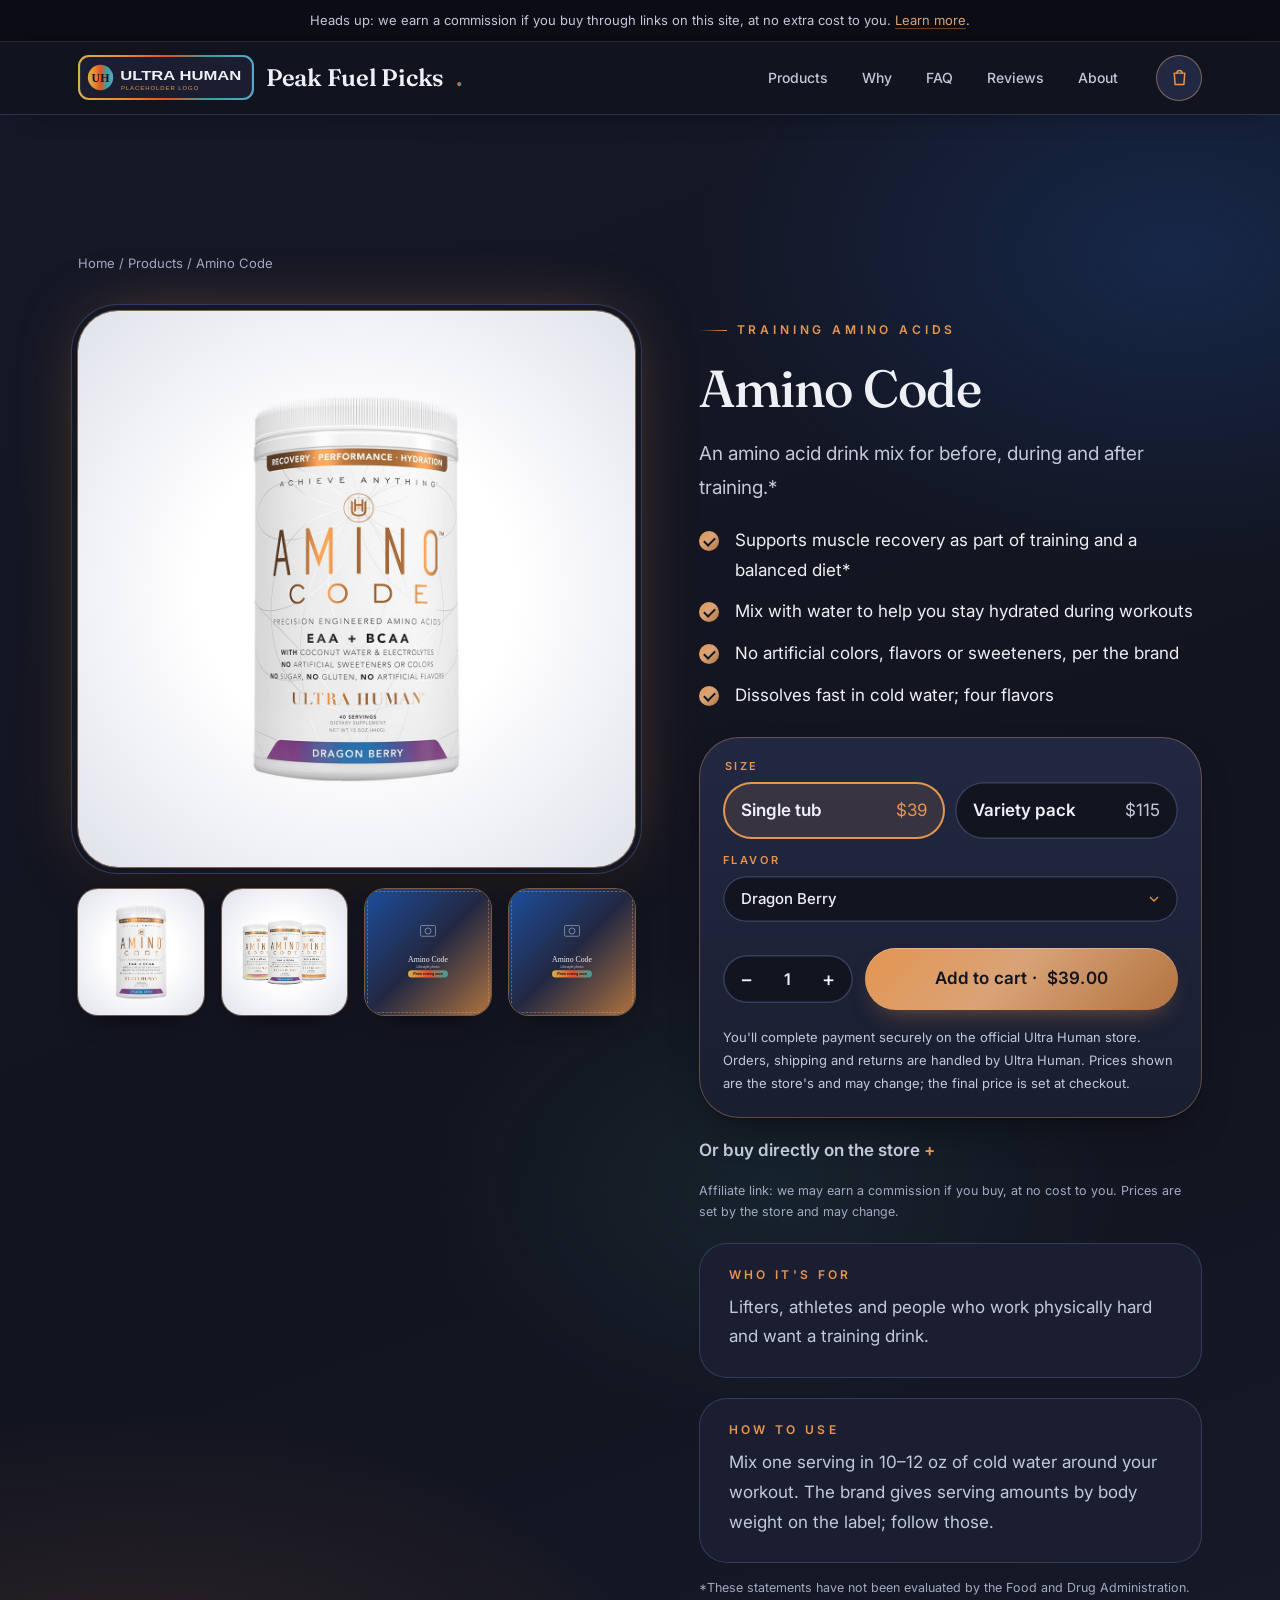
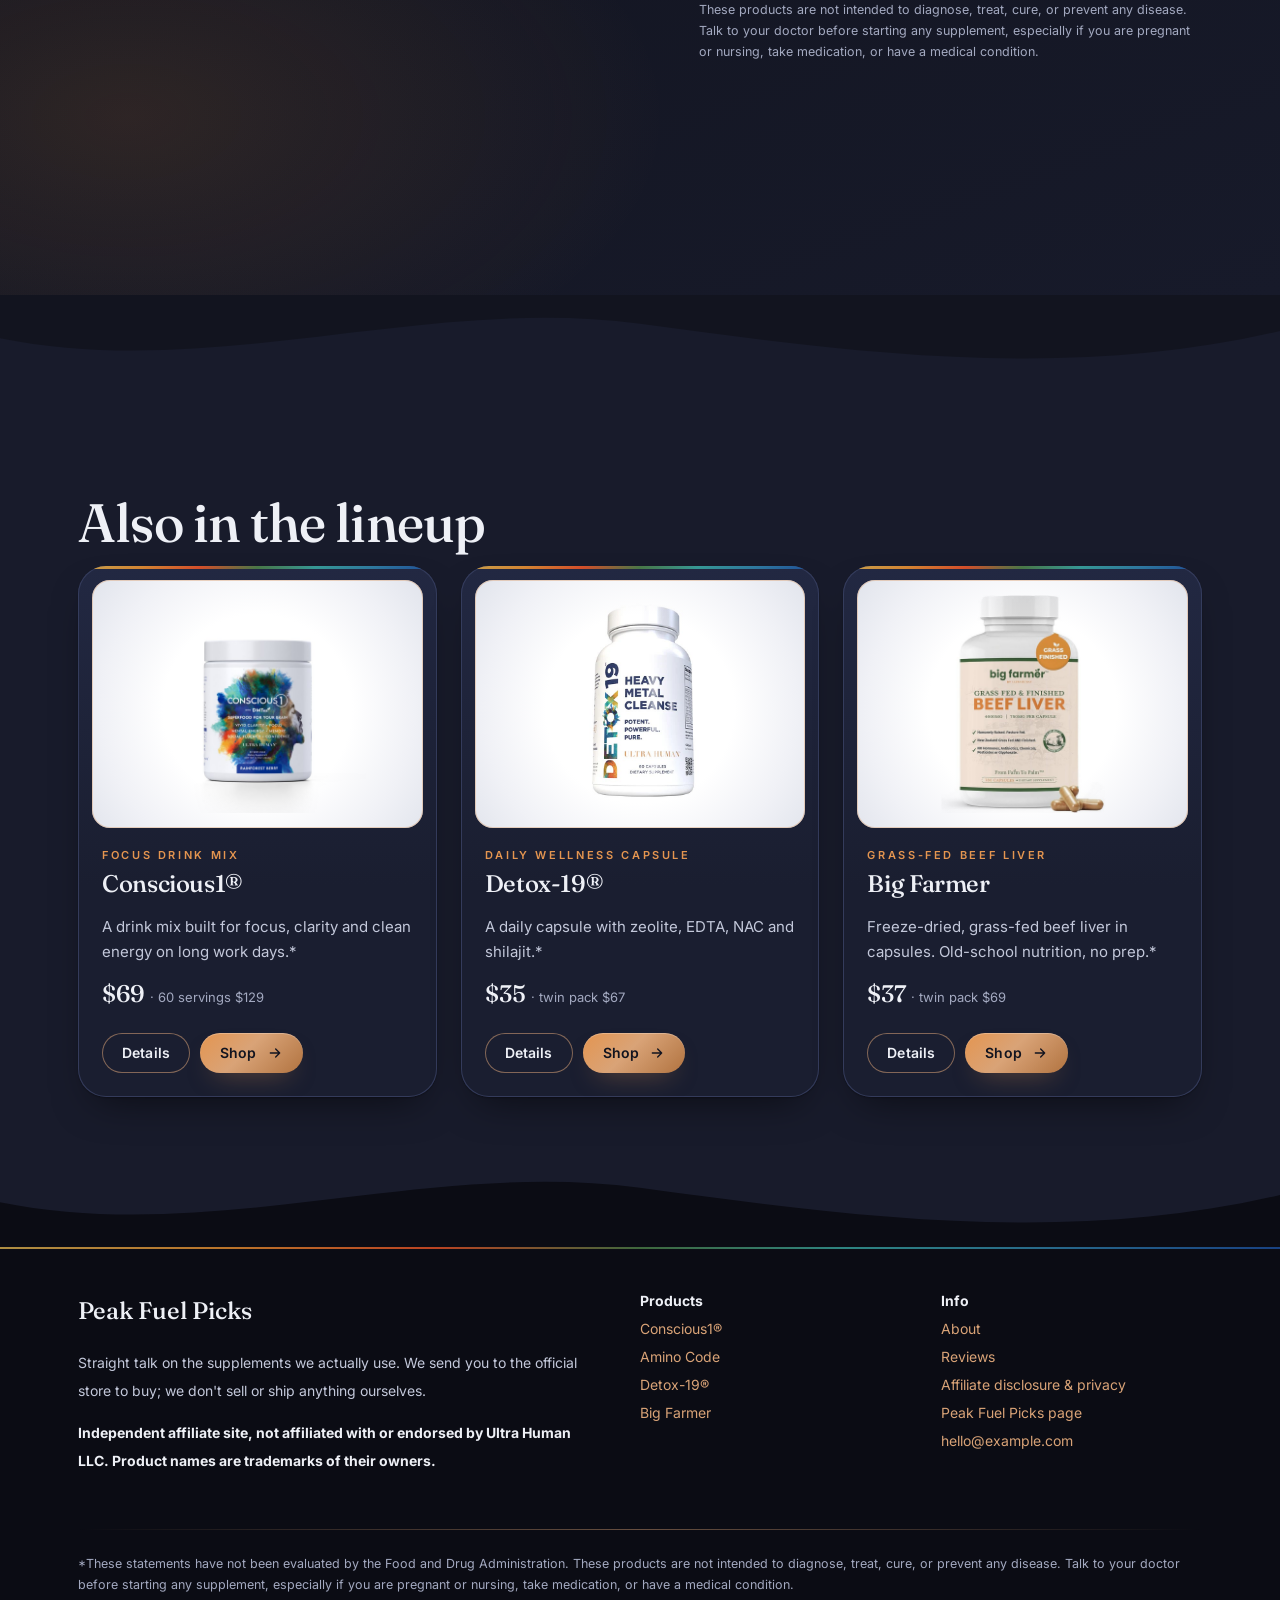
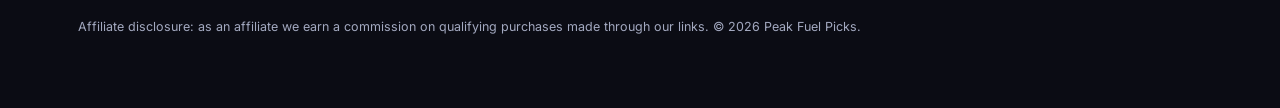
<file: products/amino-code.html>
<!doctype html>
<html lang="en"><head><meta charset="utf-8"><meta name="viewport" content="width=device-width,initial-scale=1">
<title>Amino Code review &amp; where to buy | Peak Fuel Picks</title><meta name="description" content="An amino acid drink mix for before, during and after training.*">
<meta name="robots" content="noindex, nofollow"><!-- DRAFT: remove noindex when going live -->
<link rel="preconnect" href="https://fonts.googleapis.com"><link rel="preconnect" href="https://fonts.gstatic.com" crossorigin>
<link href="https://fonts.googleapis.com/css2?family=Inter:wght@400;500;600;700;800&family=Fraunces:opsz,wght@9..144,400;9..144,500;9..144,600&display=swap" rel="stylesheet">
<link rel="stylesheet" href="../assets/style.css"><script src="../assets/config.js"></script><script src="../assets/catalog.js"></script><script defer src="../assets/cart.js"></script></head>
<body>
<div class="disclosure-bar">Heads up: we earn a commission if you buy through links on this site, at no extra cost to you. <a href="../disclosure.html">Learn more</a>.</div>
<header class="site"><div class="wrap">
<a class="logo" href="../index.html"><img class="logo-img" src="../assets/img/logo-placeholder.svg" alt="Ultra Human placeholder logo" width="176" height="45"><span data-site-name>Peak Fuel Picks</span><span class="dot">.</span></a>
<nav class="main"><a href="../index.html#products">Products</a><a class="hide-sm" href="../index.html#why">Why</a><a class="hide-sm" href="../index.html#faq">FAQ</a><a href="../testimonials.html">Reviews</a><a class="hide-sm" href="../about.html">About</a></nav>
<button class="cart-btn" type="button" data-cart-open aria-label="Open cart" aria-controls="cart-drawer"><svg viewBox="0 0 24 24" aria-hidden="true"><path d="M6 7h12l-1 13H7L6 7Z"/><path d="M9 7a3 3 0 0 1 6 0"/></svg><span class="cart-count" data-cart-count hidden>0</span></button>
</div></header>
<div class="cart-overlay" data-cart-close hidden></div>
<aside id="cart-drawer" class="cart-drawer" role="dialog" aria-modal="true" aria-labelledby="cart-title" aria-hidden="true">
<div class="cd-head"><h2 id="cart-title">Your cart</h2><button type="button" class="cd-x" data-cart-close aria-label="Close cart">&times;</button></div>
<div class="cd-items" data-cart-items><p class="cd-empty">Your cart is empty.</p></div>
<div class="cd-foot"><div class="cd-sub"><span>Subtotal</span><strong data-cart-subtotal>$0.00</strong></div>
<p class="cd-note">Prices shown are the store's and may change; the final price is set at checkout. Taxes and shipping are calculated by the store.</p>
<a class="btn checkout" data-cart-checkout href="#" rel="sponsored noopener">Secure checkout on the official Ultra Human store <svg class="arrow" viewBox="0 0 24 24" aria-hidden="true"><path d="M5 12h14M13 6l6 6-6 6"/></svg></a>
<p class="cd-note">You'll complete payment securely on the official Ultra Human store. Orders, shipping and returns are handled by Ultra Human.</p>
<p class="cd-note small">Affiliate link: we may earn a commission at no extra cost to you.</p></div>
</aside>
<section class="product-hero p-amino-code"><div class="wrap"><div class="crumbs"><a href="../index.html">Home</a> / <a href="../index.html#products">Products</a> / Amino Code</div>
<div class="product p-amino-code"><div class="gallery"><span class="halo main"><img src="../assets/img/amino-dragon.jpg" alt="Amino Code"></span>
<div class="thumbs"><span class="halo"><img src="../assets/img/amino-dragon.jpg" alt=""></span><span class="halo"><img src="../assets/img/amino-variety.jpg" alt=""></span><span class="halo ph"><img src="../assets/img/photo-amino-code-lifestyle-placeholder.svg" alt="Amino Code lifestyle photo placeholder (photo coming soon)"></span><span class="halo ph"><img src="../assets/img/photo-amino-code-lifestyle-placeholder.svg" alt="Amino Code lifestyle photo placeholder (photo coming soon)"></span></div></div>
<div><span class="eyebrow">Training amino acids</span><h1 style="font-size:clamp(34px,5vw,52px)">Amino Code</h1>
<p class="lead">An amino acid drink mix for before, during and after training.*</p>
<ul class="checks"><li>Supports muscle recovery as part of training and a balanced diet*</li><li>Mix with water to help you stay hydrated during workouts</li><li>No artificial colors, flavors or sweeteners, per the brand</li><li>Dissolves fast in cold water; four flavors</li></ul>
<form class="buybox" data-buybox="amino-code" onsubmit="return false">
<fieldset class="packs"><legend>Size</legend><label class="pack"><input type="radio" name="pack-amino-code" value="0" checked><span><b>Single tub</b><em>$39</em></span></label><label class="pack"><input type="radio" name="pack-amino-code" value="1"><span><b>Variety pack</b><em>$115</em></span></label></fieldset>
<label class="flavor" data-flavor-wrap>Flavor <select data-flavor></select></label>
<div class="buyrow"><div class="qty" role="group" aria-label="Quantity"><button type="button" data-qty="-1" aria-label="Decrease quantity">&minus;</button><input type="number" data-qty-input value="1" min="1" max="10" inputmode="numeric" aria-label="Quantity"><button type="button" data-qty="1" aria-label="Increase quantity">+</button></div>
<button type="submit" class="btn add" data-add>Add to cart · <span data-line-price>$39</span></button></div>
<p class="buy-note">You'll complete payment securely on the official Ultra Human store. Orders, shipping and returns are handled by Ultra Human. Prices shown are the store's and may change; the final price is set at checkout.</p>
</form>
<details class="direct"><summary>Or buy directly on the store</summary><div class="options"><div class="option"><div><div class="t">Single tub · $39</div><div class="s">Dragon Berry, Raspberry Lemonade, Sour Candy or Crushed Orange</div></div><a class="btn" data-store-path="/products/ultra-amino-code" href="https://theultrahuman.net/products/ultra-amino-code" rel="sponsored noopener" target="_blank">Buy at official store <svg class="arrow" viewBox="0 0 24 24" aria-hidden="true"><path d="M5 12h14M13 6l6 6-6 6"/></svg></a></div><div class="option"><div><div class="t">Variety pack · $115</div><div class="s">Raspberry Lemonade, Dragon Berry and Crushed Orange</div></div><a class="btn" data-store-path="/products/amino-code%C2%AE-variety-pack" href="https://theultrahuman.net/products/amino-code%C2%AE-variety-pack" rel="sponsored noopener" target="_blank">Buy at official store <svg class="arrow" viewBox="0 0 24 24" aria-hidden="true"><path d="M5 12h14M13 6l6 6-6 6"/></svg></a></div></div></details>
<p class="inline-disc">Affiliate link: we may earn a commission if you buy, at no cost to you. Prices are set by the store and may change.</p>
<div class="spec"><h3>Who it's for</h3><p>Lifters, athletes and people who work physically hard and want a training drink.</p></div>
<div class="spec"><h3>How to use</h3><p>Mix one serving in 10–12 oz of cold water around your workout. The brand gives serving amounts by body weight on the label; follow those.</p></div>
<p class="inline-disc">*These statements have not been evaluated by the Food and Drug Administration. These products are not intended to diagnose, treat, cure, or prevent any disease. Talk to your doctor before starting any supplement, especially if you are pregnant or nursing, take medication, or have a medical condition.</p></div></div></div></section>
<div class="wave" style="--to:var(--peach)" aria-hidden="true"><svg viewBox="0 0 1440 100" preserveAspectRatio="none"><path d="M0,48 C240,96 480,0 720,32 C960,64 1200,96 1440,40 L1440,100 L0,100 Z"/></svg></div><section class="alt"><div class="wrap"><h2>Also in the lineup</h2><div class="grid4" style="grid-template-columns:repeat(3,1fr)"><article class="card p-conscious1"><a class="img" href="../products/conscious1.html"><img src="../assets/img/conscious1-berry.jpg" alt="Conscious1® product photo" loading="lazy"></a>
<div class="body"><span class="tag">Focus drink mix</span><h3>Conscious1®</h3><p>A drink mix built for focus, clarity and clean energy on long work days.*</p>
<div class="price">$69 <small>· 60 servings $129</small></div>
<div class="actions"><a class="btn ghost" href="../products/conscious1.html">Details</a><a class="btn" data-store-path="/products/conscious1" href="https://theultrahuman.net/products/conscious1" rel="sponsored noopener" target="_blank">Shop <svg class="arrow" viewBox="0 0 24 24" aria-hidden="true"><path d="M5 12h14M13 6l6 6-6 6"/></svg></a></div></div></article><article class="card p-detox-19"><a class="img" href="../products/detox-19.html"><img src="../assets/img/detox.jpg" alt="Detox-19® product photo" loading="lazy"></a>
<div class="body"><span class="tag">Daily wellness capsule</span><h3>Detox-19®</h3><p>A daily capsule with zeolite, EDTA, NAC and shilajit.*</p>
<div class="price">$35 <small>· twin pack $67</small></div>
<div class="actions"><a class="btn ghost" href="../products/detox-19.html">Details</a><a class="btn" data-store-path="/products/detox-19" href="https://theultrahuman.net/products/detox-19" rel="sponsored noopener" target="_blank">Shop <svg class="arrow" viewBox="0 0 24 24" aria-hidden="true"><path d="M5 12h14M13 6l6 6-6 6"/></svg></a></div></div></article><article class="card p-big-farmer"><a class="img" href="../products/big-farmer.html"><img src="../assets/img/bigfarmer.jpg" alt="Big Farmer product photo" loading="lazy"></a>
<div class="body"><span class="tag">Grass-fed beef liver</span><h3>Big Farmer</h3><p>Freeze-dried, grass-fed beef liver in capsules. Old-school nutrition, no prep.*</p>
<div class="price">$37 <small>· twin pack $69</small></div>
<div class="actions"><a class="btn ghost" href="../products/big-farmer.html">Details</a><a class="btn" data-store-path="/products/big-farmer-1" href="https://theultrahuman.net/products/big-farmer-1" rel="sponsored noopener" target="_blank">Shop <svg class="arrow" viewBox="0 0 24 24" aria-hidden="true"><path d="M5 12h14M13 6l6 6-6 6"/></svg></a></div></div></article></div></div><div class="wave" style="--to:var(--foot)" aria-hidden="true"><svg viewBox="0 0 1440 100" preserveAspectRatio="none"><path d="M0,48 C240,96 480,0 720,32 C960,64 1200,96 1440,40 L1440,100 L0,100 Z"/></svg></div></section>
<footer class="site"><div class="wrap">
<div class="cols">
<div><strong data-site-name>Peak Fuel Picks</strong><p>Straight talk on the supplements we actually use. We send you to the official store to buy; we don't sell or ship anything ourselves.</p>
<p><strong>Independent affiliate site, not affiliated with or endorsed by Ultra Human LLC. Product names are trademarks of their owners.</strong></p></div>
<div><strong>Products</strong><br><a href="../products/conscious1.html">Conscious1®</a><br><a href="../products/amino-code.html">Amino Code</a><br><a href="../products/detox-19.html">Detox-19®</a><br><a href="../products/big-farmer.html">Big Farmer</a></div>
<div><strong>Info</strong><br><a href="../about.html">About</a><br><a href="../testimonials.html">Reviews</a><br><a href="../disclosure.html">Affiliate disclosure &amp; privacy</a><br><a href="../peak-fuel-picks.html">Peak Fuel Picks page</a><br><a data-contact-email href="mailto:hello@example.com">Contact</a></div>
</div>
<div class="fda">*These statements have not been evaluated by the Food and Drug Administration. These products are not intended to diagnose, treat, cure, or prevent any disease. Talk to your doctor before starting any supplement, especially if you are pregnant or nursing, take medication, or have a medical condition.<br><br>Affiliate disclosure: as an affiliate we earn a commission on qualifying purchases made through our links. &copy; <span id="year">2026</span> <span data-site-name>Peak Fuel Picks</span>.</div>
</div></footer>
</body></html>
</file>
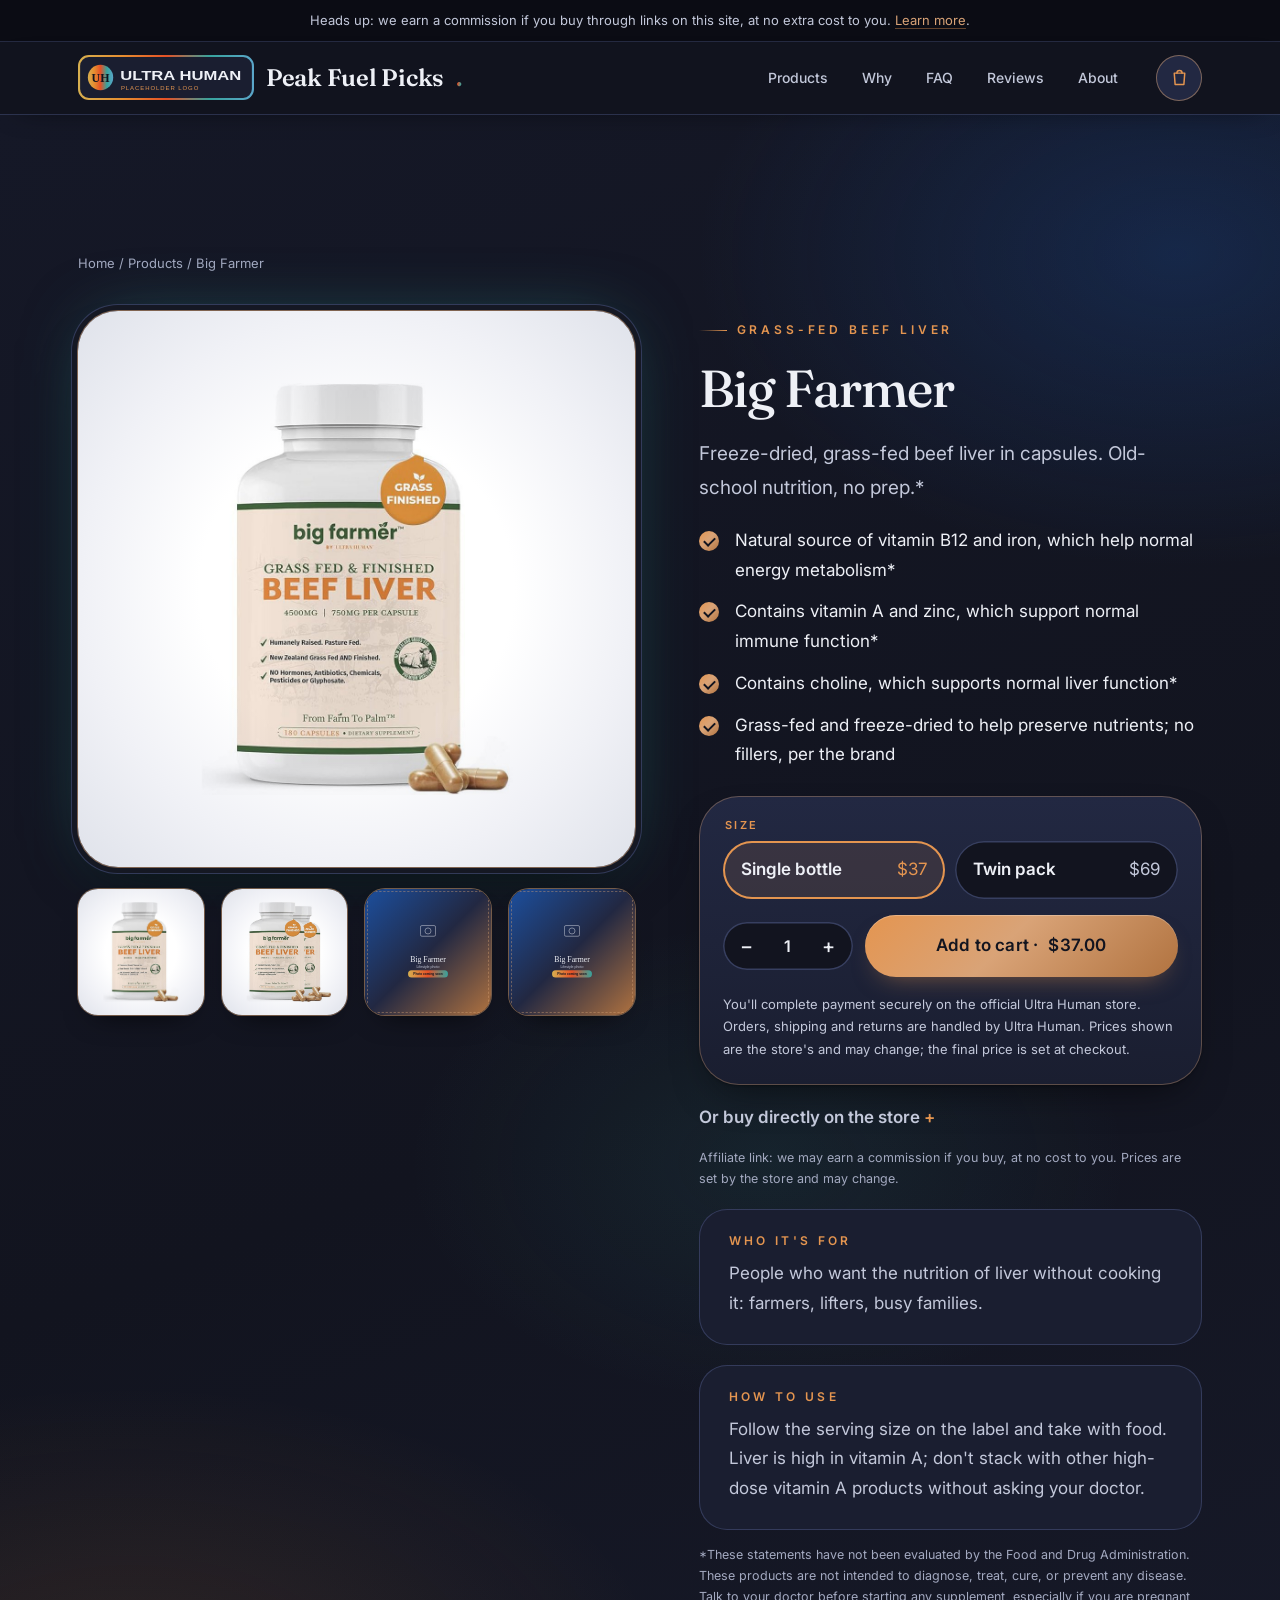
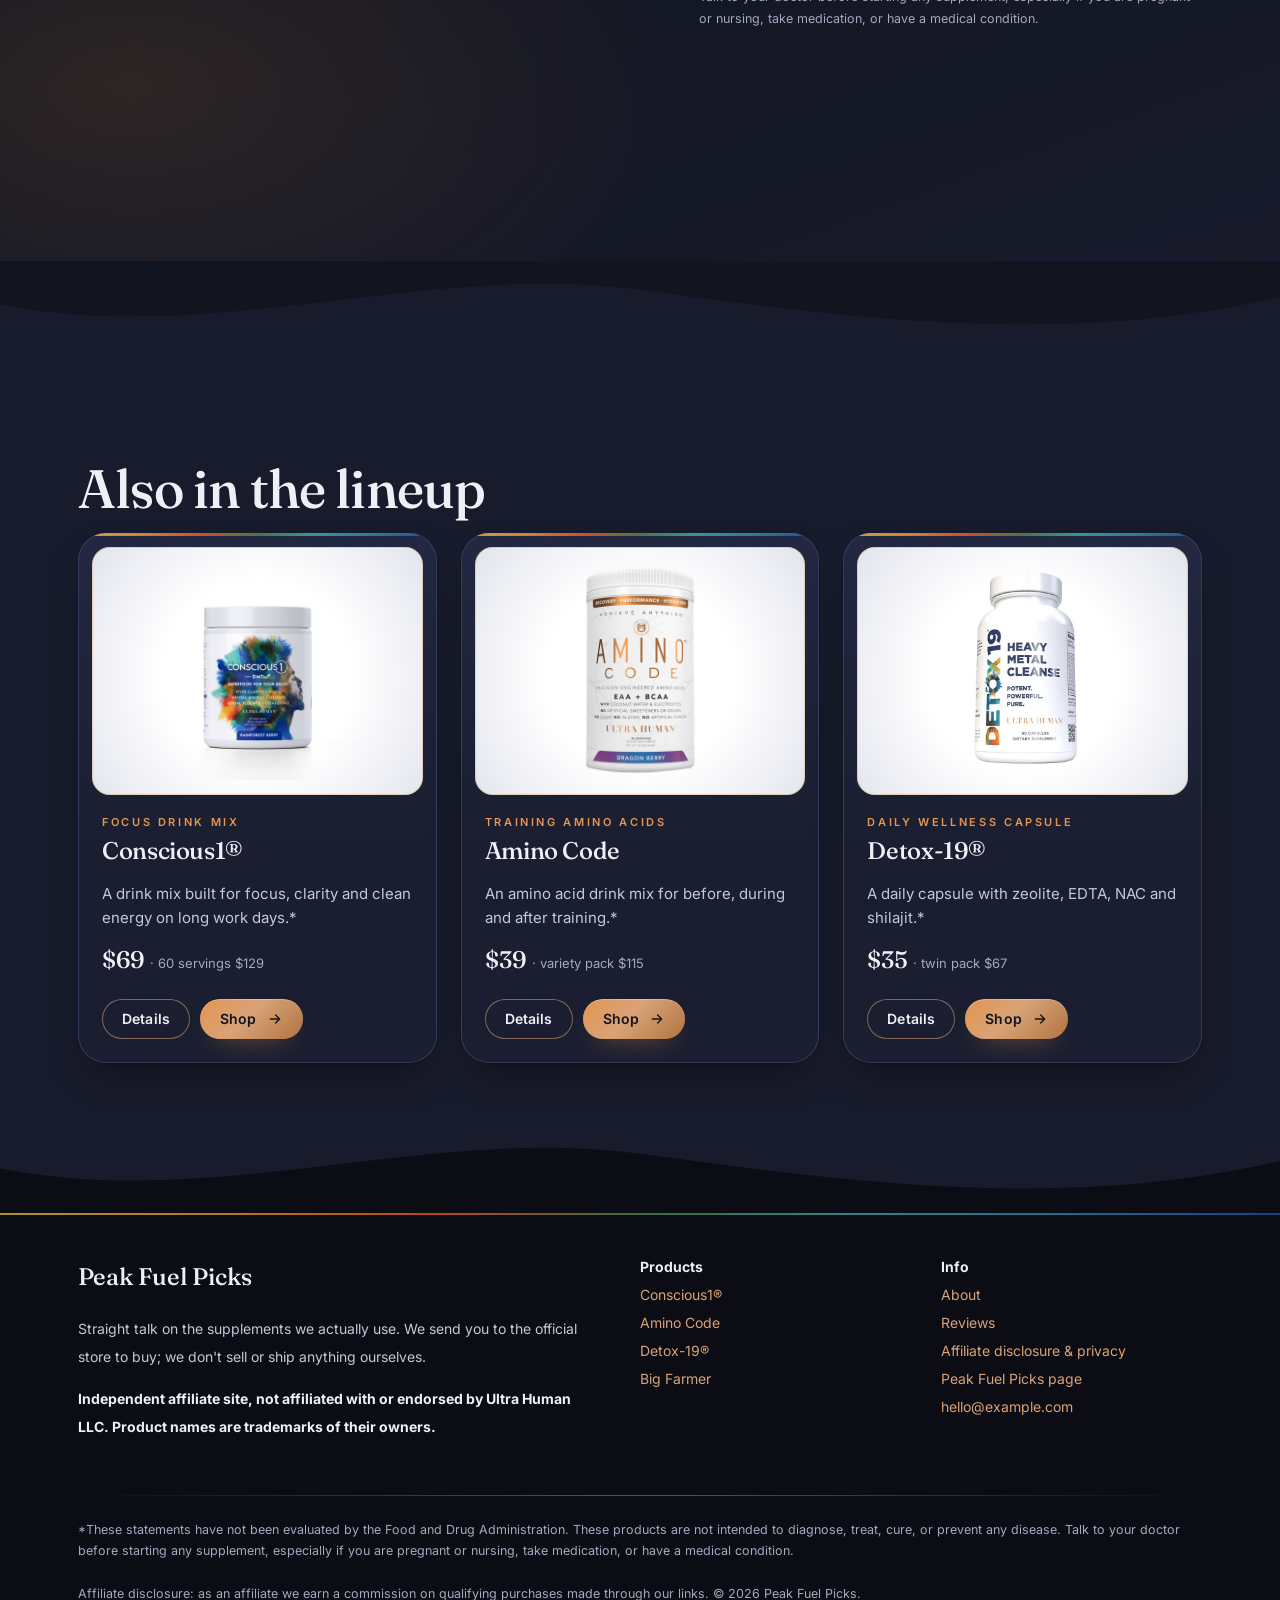
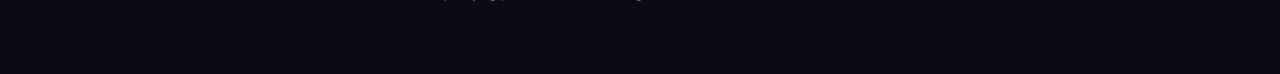
<file: products/big-farmer.html>
<!doctype html>
<html lang="en"><head><meta charset="utf-8"><meta name="viewport" content="width=device-width,initial-scale=1">
<title>Big Farmer review &amp; where to buy | Peak Fuel Picks</title><meta name="description" content="Freeze-dried, grass-fed beef liver in capsules. Old-school nutrition, no prep.*">
<meta name="robots" content="noindex, nofollow"><!-- DRAFT: remove noindex when going live -->
<link rel="preconnect" href="https://fonts.googleapis.com"><link rel="preconnect" href="https://fonts.gstatic.com" crossorigin>
<link href="https://fonts.googleapis.com/css2?family=Inter:wght@400;500;600;700;800&family=Fraunces:opsz,wght@9..144,400;9..144,500;9..144,600&display=swap" rel="stylesheet">
<link rel="stylesheet" href="../assets/style.css"><script src="../assets/config.js"></script><script src="../assets/catalog.js"></script><script defer src="../assets/cart.js"></script></head>
<body>
<div class="disclosure-bar">Heads up: we earn a commission if you buy through links on this site, at no extra cost to you. <a href="../disclosure.html">Learn more</a>.</div>
<header class="site"><div class="wrap">
<a class="logo" href="../index.html"><img class="logo-img" src="../assets/img/logo-placeholder.svg" alt="Ultra Human placeholder logo" width="176" height="45"><span data-site-name>Peak Fuel Picks</span><span class="dot">.</span></a>
<nav class="main"><a href="../index.html#products">Products</a><a class="hide-sm" href="../index.html#why">Why</a><a class="hide-sm" href="../index.html#faq">FAQ</a><a href="../testimonials.html">Reviews</a><a class="hide-sm" href="../about.html">About</a></nav>
<button class="cart-btn" type="button" data-cart-open aria-label="Open cart" aria-controls="cart-drawer"><svg viewBox="0 0 24 24" aria-hidden="true"><path d="M6 7h12l-1 13H7L6 7Z"/><path d="M9 7a3 3 0 0 1 6 0"/></svg><span class="cart-count" data-cart-count hidden>0</span></button>
</div></header>
<div class="cart-overlay" data-cart-close hidden></div>
<aside id="cart-drawer" class="cart-drawer" role="dialog" aria-modal="true" aria-labelledby="cart-title" aria-hidden="true">
<div class="cd-head"><h2 id="cart-title">Your cart</h2><button type="button" class="cd-x" data-cart-close aria-label="Close cart">&times;</button></div>
<div class="cd-items" data-cart-items><p class="cd-empty">Your cart is empty.</p></div>
<div class="cd-foot"><div class="cd-sub"><span>Subtotal</span><strong data-cart-subtotal>$0.00</strong></div>
<p class="cd-note">Prices shown are the store's and may change; the final price is set at checkout. Taxes and shipping are calculated by the store.</p>
<a class="btn checkout" data-cart-checkout href="#" rel="sponsored noopener">Secure checkout on the official Ultra Human store <svg class="arrow" viewBox="0 0 24 24" aria-hidden="true"><path d="M5 12h14M13 6l6 6-6 6"/></svg></a>
<p class="cd-note">You'll complete payment securely on the official Ultra Human store. Orders, shipping and returns are handled by Ultra Human.</p>
<p class="cd-note small">Affiliate link: we may earn a commission at no extra cost to you.</p></div>
</aside>
<section class="product-hero p-big-farmer"><div class="wrap"><div class="crumbs"><a href="../index.html">Home</a> / <a href="../index.html#products">Products</a> / Big Farmer</div>
<div class="product p-big-farmer"><div class="gallery"><span class="halo main"><img src="../assets/img/bigfarmer.jpg" alt="Big Farmer"></span>
<div class="thumbs"><span class="halo"><img src="../assets/img/bigfarmer.jpg" alt=""></span><span class="halo"><img src="../assets/img/bigfarmer-twin.jpg" alt=""></span><span class="halo ph"><img src="../assets/img/photo-big-farmer-lifestyle-placeholder.svg" alt="Big Farmer lifestyle photo placeholder (photo coming soon)"></span><span class="halo ph"><img src="../assets/img/photo-big-farmer-lifestyle-placeholder.svg" alt="Big Farmer lifestyle photo placeholder (photo coming soon)"></span></div></div>
<div><span class="eyebrow">Grass-fed beef liver</span><h1 style="font-size:clamp(34px,5vw,52px)">Big Farmer</h1>
<p class="lead">Freeze-dried, grass-fed beef liver in capsules. Old-school nutrition, no prep.*</p>
<ul class="checks"><li>Natural source of vitamin B12 and iron, which help normal energy metabolism*</li><li>Contains vitamin A and zinc, which support normal immune function*</li><li>Contains choline, which supports normal liver function*</li><li>Grass-fed and freeze-dried to help preserve nutrients; no fillers, per the brand</li></ul>
<form class="buybox" data-buybox="big-farmer" onsubmit="return false">
<fieldset class="packs"><legend>Size</legend><label class="pack"><input type="radio" name="pack-big-farmer" value="0" checked><span><b>Single bottle</b><em>$37</em></span></label><label class="pack"><input type="radio" name="pack-big-farmer" value="1"><span><b>Twin pack</b><em>$69</em></span></label></fieldset>
<label class="flavor" data-flavor-wrap>Flavor <select data-flavor></select></label>
<div class="buyrow"><div class="qty" role="group" aria-label="Quantity"><button type="button" data-qty="-1" aria-label="Decrease quantity">&minus;</button><input type="number" data-qty-input value="1" min="1" max="10" inputmode="numeric" aria-label="Quantity"><button type="button" data-qty="1" aria-label="Increase quantity">+</button></div>
<button type="submit" class="btn add" data-add>Add to cart · <span data-line-price>$37</span></button></div>
<p class="buy-note">You'll complete payment securely on the official Ultra Human store. Orders, shipping and returns are handled by Ultra Human. Prices shown are the store's and may change; the final price is set at checkout.</p>
</form>
<details class="direct"><summary>Or buy directly on the store</summary><div class="options"><div class="option"><div><div class="t">Single bottle · $37</div><div class="s">One bottle</div></div><a class="btn" data-store-path="/products/big-farmer-1" href="https://theultrahuman.net/products/big-farmer-1" rel="sponsored noopener" target="_blank">Buy at official store <svg class="arrow" viewBox="0 0 24 24" aria-hidden="true"><path d="M5 12h14M13 6l6 6-6 6"/></svg></a></div><div class="option"><div><div class="t">Twin pack · $69</div><div class="s">Two bottles</div></div><a class="btn" data-store-path="/products/big-farmer%E2%84%A2-twin-pack" href="https://theultrahuman.net/products/big-farmer%E2%84%A2-twin-pack" rel="sponsored noopener" target="_blank">Buy at official store <svg class="arrow" viewBox="0 0 24 24" aria-hidden="true"><path d="M5 12h14M13 6l6 6-6 6"/></svg></a></div></div></details>
<p class="inline-disc">Affiliate link: we may earn a commission if you buy, at no cost to you. Prices are set by the store and may change.</p>
<div class="spec"><h3>Who it's for</h3><p>People who want the nutrition of liver without cooking it: farmers, lifters, busy families.</p></div>
<div class="spec"><h3>How to use</h3><p>Follow the serving size on the label and take with food. Liver is high in vitamin A; don't stack with other high-dose vitamin A products without asking your doctor.</p></div>
<p class="inline-disc">*These statements have not been evaluated by the Food and Drug Administration. These products are not intended to diagnose, treat, cure, or prevent any disease. Talk to your doctor before starting any supplement, especially if you are pregnant or nursing, take medication, or have a medical condition.</p></div></div></div></section>
<div class="wave" style="--to:var(--peach)" aria-hidden="true"><svg viewBox="0 0 1440 100" preserveAspectRatio="none"><path d="M0,48 C240,96 480,0 720,32 C960,64 1200,96 1440,40 L1440,100 L0,100 Z"/></svg></div><section class="alt"><div class="wrap"><h2>Also in the lineup</h2><div class="grid4" style="grid-template-columns:repeat(3,1fr)"><article class="card p-conscious1"><a class="img" href="../products/conscious1.html"><img src="../assets/img/conscious1-berry.jpg" alt="Conscious1® product photo" loading="lazy"></a>
<div class="body"><span class="tag">Focus drink mix</span><h3>Conscious1®</h3><p>A drink mix built for focus, clarity and clean energy on long work days.*</p>
<div class="price">$69 <small>· 60 servings $129</small></div>
<div class="actions"><a class="btn ghost" href="../products/conscious1.html">Details</a><a class="btn" data-store-path="/products/conscious1" href="https://theultrahuman.net/products/conscious1" rel="sponsored noopener" target="_blank">Shop <svg class="arrow" viewBox="0 0 24 24" aria-hidden="true"><path d="M5 12h14M13 6l6 6-6 6"/></svg></a></div></div></article><article class="card p-amino-code"><a class="img" href="../products/amino-code.html"><img src="../assets/img/amino-dragon.jpg" alt="Amino Code product photo" loading="lazy"></a>
<div class="body"><span class="tag">Training amino acids</span><h3>Amino Code</h3><p>An amino acid drink mix for before, during and after training.*</p>
<div class="price">$39 <small>· variety pack $115</small></div>
<div class="actions"><a class="btn ghost" href="../products/amino-code.html">Details</a><a class="btn" data-store-path="/products/ultra-amino-code" href="https://theultrahuman.net/products/ultra-amino-code" rel="sponsored noopener" target="_blank">Shop <svg class="arrow" viewBox="0 0 24 24" aria-hidden="true"><path d="M5 12h14M13 6l6 6-6 6"/></svg></a></div></div></article><article class="card p-detox-19"><a class="img" href="../products/detox-19.html"><img src="../assets/img/detox.jpg" alt="Detox-19® product photo" loading="lazy"></a>
<div class="body"><span class="tag">Daily wellness capsule</span><h3>Detox-19®</h3><p>A daily capsule with zeolite, EDTA, NAC and shilajit.*</p>
<div class="price">$35 <small>· twin pack $67</small></div>
<div class="actions"><a class="btn ghost" href="../products/detox-19.html">Details</a><a class="btn" data-store-path="/products/detox-19" href="https://theultrahuman.net/products/detox-19" rel="sponsored noopener" target="_blank">Shop <svg class="arrow" viewBox="0 0 24 24" aria-hidden="true"><path d="M5 12h14M13 6l6 6-6 6"/></svg></a></div></div></article></div></div><div class="wave" style="--to:var(--foot)" aria-hidden="true"><svg viewBox="0 0 1440 100" preserveAspectRatio="none"><path d="M0,48 C240,96 480,0 720,32 C960,64 1200,96 1440,40 L1440,100 L0,100 Z"/></svg></div></section>
<footer class="site"><div class="wrap">
<div class="cols">
<div><strong data-site-name>Peak Fuel Picks</strong><p>Straight talk on the supplements we actually use. We send you to the official store to buy; we don't sell or ship anything ourselves.</p>
<p><strong>Independent affiliate site, not affiliated with or endorsed by Ultra Human LLC. Product names are trademarks of their owners.</strong></p></div>
<div><strong>Products</strong><br><a href="../products/conscious1.html">Conscious1®</a><br><a href="../products/amino-code.html">Amino Code</a><br><a href="../products/detox-19.html">Detox-19®</a><br><a href="../products/big-farmer.html">Big Farmer</a></div>
<div><strong>Info</strong><br><a href="../about.html">About</a><br><a href="../testimonials.html">Reviews</a><br><a href="../disclosure.html">Affiliate disclosure &amp; privacy</a><br><a href="../peak-fuel-picks.html">Peak Fuel Picks page</a><br><a data-contact-email href="mailto:hello@example.com">Contact</a></div>
</div>
<div class="fda">*These statements have not been evaluated by the Food and Drug Administration. These products are not intended to diagnose, treat, cure, or prevent any disease. Talk to your doctor before starting any supplement, especially if you are pregnant or nursing, take medication, or have a medical condition.<br><br>Affiliate disclosure: as an affiliate we earn a commission on qualifying purchases made through our links. &copy; <span id="year">2026</span> <span data-site-name>Peak Fuel Picks</span>.</div>
</div></footer>
</body></html>
</file>
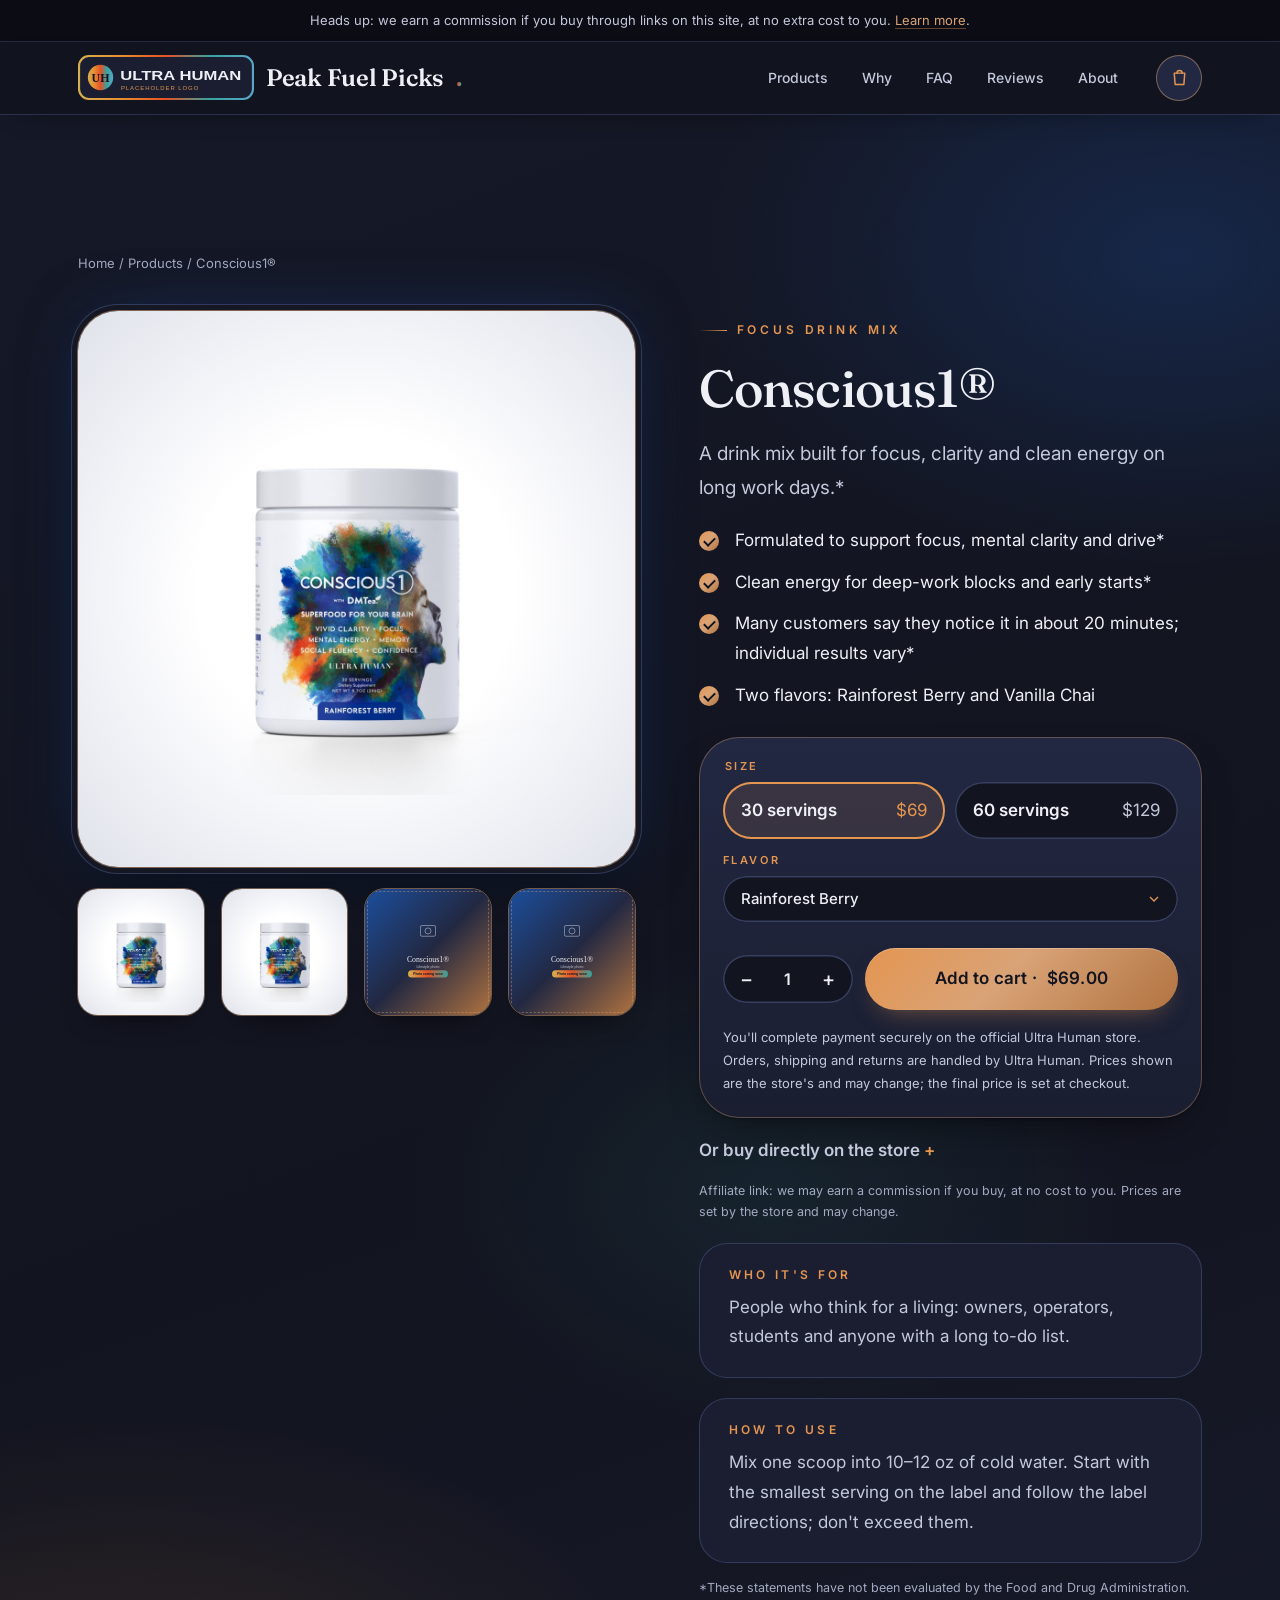
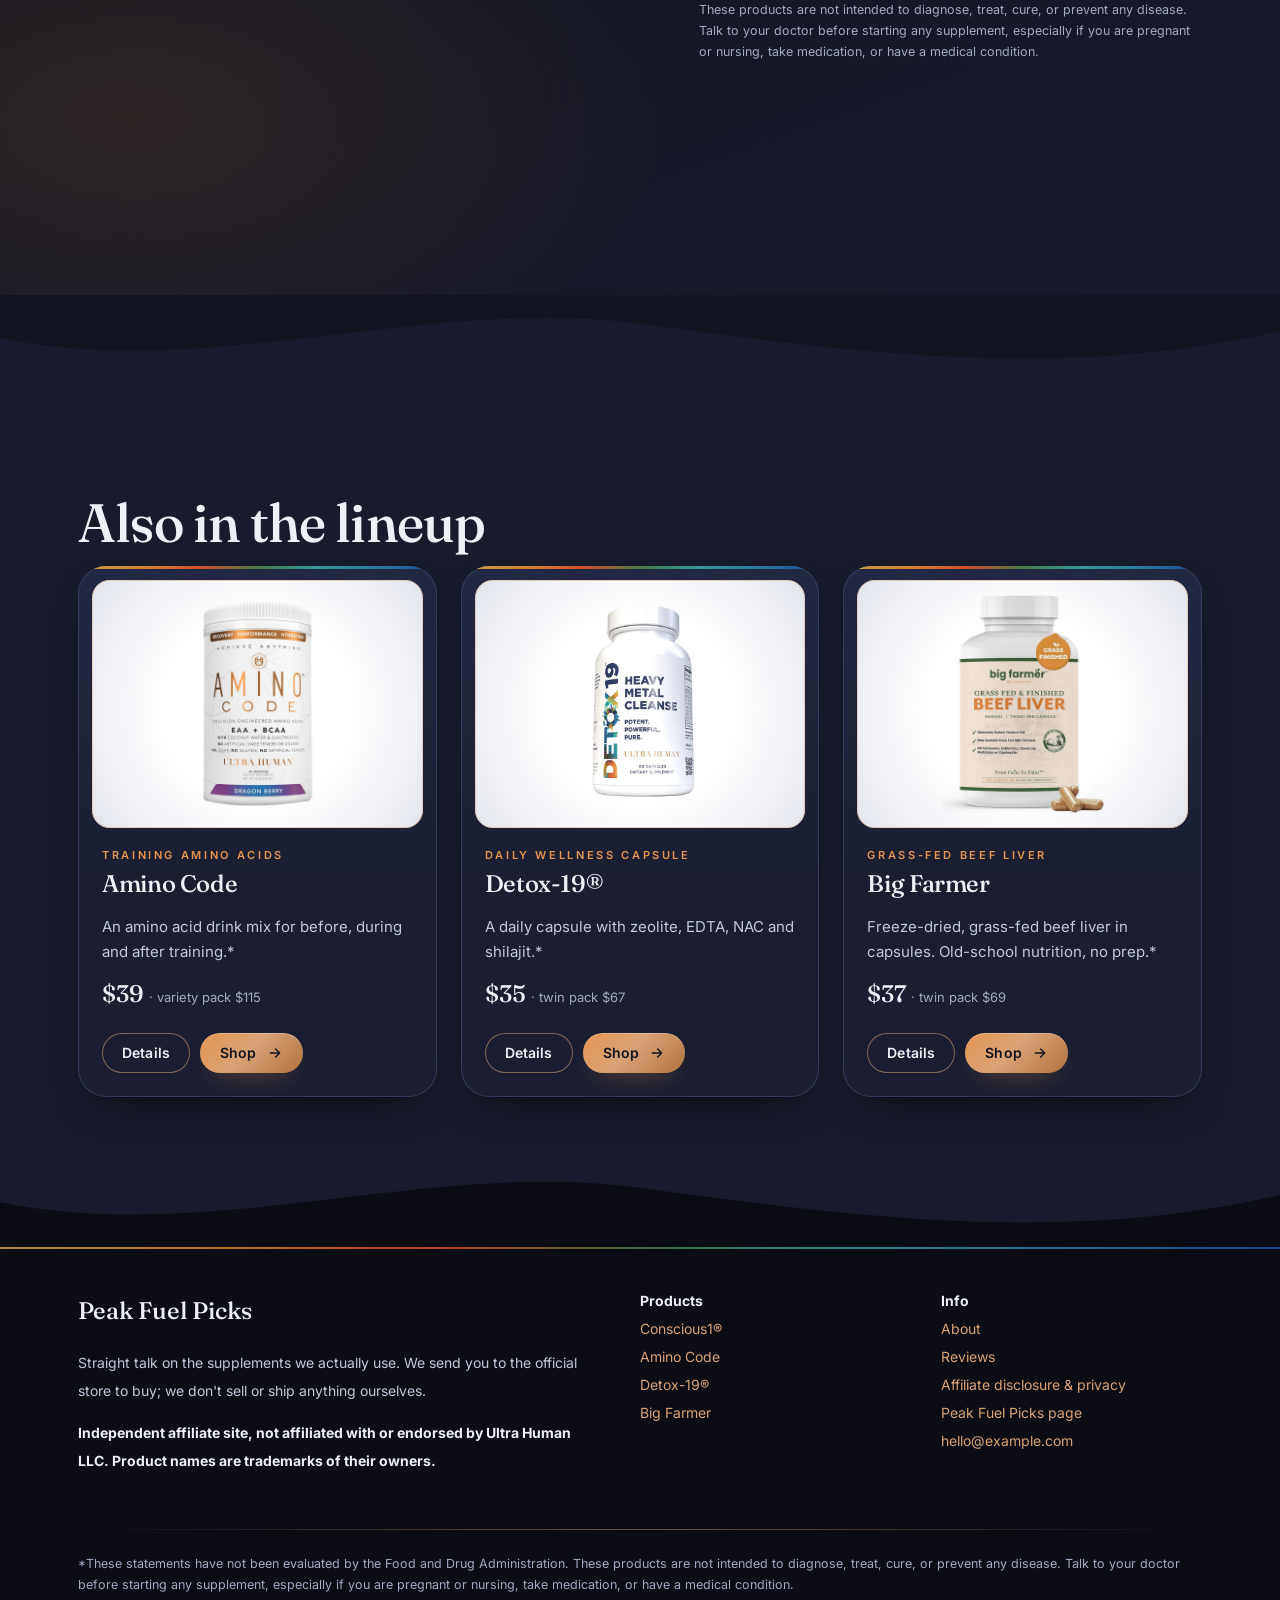
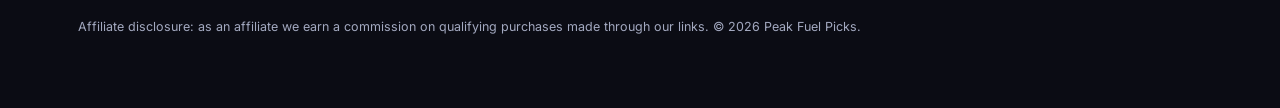
<file: products/conscious1.html>
<!doctype html>
<html lang="en"><head><meta charset="utf-8"><meta name="viewport" content="width=device-width,initial-scale=1">
<title>Conscious1® review &amp; where to buy | Peak Fuel Picks</title><meta name="description" content="A drink mix built for focus, clarity and clean energy on long work days.*">
<meta name="robots" content="noindex, nofollow"><!-- DRAFT: remove noindex when going live -->
<link rel="preconnect" href="https://fonts.googleapis.com"><link rel="preconnect" href="https://fonts.gstatic.com" crossorigin>
<link href="https://fonts.googleapis.com/css2?family=Inter:wght@400;500;600;700;800&family=Fraunces:opsz,wght@9..144,400;9..144,500;9..144,600&display=swap" rel="stylesheet">
<link rel="stylesheet" href="../assets/style.css"><script src="../assets/config.js"></script><script src="../assets/catalog.js"></script><script defer src="../assets/cart.js"></script></head>
<body>
<div class="disclosure-bar">Heads up: we earn a commission if you buy through links on this site, at no extra cost to you. <a href="../disclosure.html">Learn more</a>.</div>
<header class="site"><div class="wrap">
<a class="logo" href="../index.html"><img class="logo-img" src="../assets/img/logo-placeholder.svg" alt="Ultra Human placeholder logo" width="176" height="45"><span data-site-name>Peak Fuel Picks</span><span class="dot">.</span></a>
<nav class="main"><a href="../index.html#products">Products</a><a class="hide-sm" href="../index.html#why">Why</a><a class="hide-sm" href="../index.html#faq">FAQ</a><a href="../testimonials.html">Reviews</a><a class="hide-sm" href="../about.html">About</a></nav>
<button class="cart-btn" type="button" data-cart-open aria-label="Open cart" aria-controls="cart-drawer"><svg viewBox="0 0 24 24" aria-hidden="true"><path d="M6 7h12l-1 13H7L6 7Z"/><path d="M9 7a3 3 0 0 1 6 0"/></svg><span class="cart-count" data-cart-count hidden>0</span></button>
</div></header>
<div class="cart-overlay" data-cart-close hidden></div>
<aside id="cart-drawer" class="cart-drawer" role="dialog" aria-modal="true" aria-labelledby="cart-title" aria-hidden="true">
<div class="cd-head"><h2 id="cart-title">Your cart</h2><button type="button" class="cd-x" data-cart-close aria-label="Close cart">&times;</button></div>
<div class="cd-items" data-cart-items><p class="cd-empty">Your cart is empty.</p></div>
<div class="cd-foot"><div class="cd-sub"><span>Subtotal</span><strong data-cart-subtotal>$0.00</strong></div>
<p class="cd-note">Prices shown are the store's and may change; the final price is set at checkout. Taxes and shipping are calculated by the store.</p>
<a class="btn checkout" data-cart-checkout href="#" rel="sponsored noopener">Secure checkout on the official Ultra Human store <svg class="arrow" viewBox="0 0 24 24" aria-hidden="true"><path d="M5 12h14M13 6l6 6-6 6"/></svg></a>
<p class="cd-note">You'll complete payment securely on the official Ultra Human store. Orders, shipping and returns are handled by Ultra Human.</p>
<p class="cd-note small">Affiliate link: we may earn a commission at no extra cost to you.</p></div>
</aside>
<section class="product-hero p-conscious1"><div class="wrap"><div class="crumbs"><a href="../index.html">Home</a> / <a href="../index.html#products">Products</a> / Conscious1®</div>
<div class="product p-conscious1"><div class="gallery"><span class="halo main"><img src="../assets/img/conscious1-berry.jpg" alt="Conscious1®"></span>
<div class="thumbs"><span class="halo"><img src="../assets/img/conscious1-berry.jpg" alt=""></span><span class="halo"><img src="../assets/img/conscious1-chai.jpg" alt=""></span><span class="halo ph"><img src="../assets/img/photo-conscious1-lifestyle-placeholder.svg" alt="Conscious1® lifestyle photo placeholder (photo coming soon)"></span><span class="halo ph"><img src="../assets/img/photo-conscious1-lifestyle-placeholder.svg" alt="Conscious1® lifestyle photo placeholder (photo coming soon)"></span></div></div>
<div><span class="eyebrow">Focus drink mix</span><h1 style="font-size:clamp(34px,5vw,52px)">Conscious1®</h1>
<p class="lead">A drink mix built for focus, clarity and clean energy on long work days.*</p>
<ul class="checks"><li>Formulated to support focus, mental clarity and drive*</li><li>Clean energy for deep-work blocks and early starts*</li><li>Many customers say they notice it in about 20 minutes; individual results vary*</li><li>Two flavors: Rainforest Berry and Vanilla Chai</li></ul>
<form class="buybox" data-buybox="conscious1" onsubmit="return false">
<fieldset class="packs"><legend>Size</legend><label class="pack"><input type="radio" name="pack-conscious1" value="0" checked><span><b>30 servings</b><em>$69</em></span></label><label class="pack"><input type="radio" name="pack-conscious1" value="1"><span><b>60 servings</b><em>$129</em></span></label></fieldset>
<label class="flavor" data-flavor-wrap>Flavor <select data-flavor></select></label>
<div class="buyrow"><div class="qty" role="group" aria-label="Quantity"><button type="button" data-qty="-1" aria-label="Decrease quantity">&minus;</button><input type="number" data-qty-input value="1" min="1" max="10" inputmode="numeric" aria-label="Quantity"><button type="button" data-qty="1" aria-label="Increase quantity">+</button></div>
<button type="submit" class="btn add" data-add>Add to cart · <span data-line-price>$69</span></button></div>
<p class="buy-note">You'll complete payment securely on the official Ultra Human store. Orders, shipping and returns are handled by Ultra Human. Prices shown are the store's and may change; the final price is set at checkout.</p>
</form>
<details class="direct"><summary>Or buy directly on the store</summary><div class="options"><div class="option"><div><div class="t">30 servings · $69</div><div class="s">One tub, Rainforest Berry or Vanilla Chai</div></div><a class="btn" data-store-path="/products/conscious1" href="https://theultrahuman.net/products/conscious1" rel="sponsored noopener" target="_blank">Buy at official store <svg class="arrow" viewBox="0 0 24 24" aria-hidden="true"><path d="M5 12h14M13 6l6 6-6 6"/></svg></a></div><div class="option"><div><div class="t">60 servings · $129</div><div class="s">Two 30-serving tubs: Berry, Chai or one of each</div></div><a class="btn" data-store-path="/products/conscious1%C2%AE-60-serving" href="https://theultrahuman.net/products/conscious1%C2%AE-60-serving" rel="sponsored noopener" target="_blank">Buy at official store <svg class="arrow" viewBox="0 0 24 24" aria-hidden="true"><path d="M5 12h14M13 6l6 6-6 6"/></svg></a></div></div></details>
<p class="inline-disc">Affiliate link: we may earn a commission if you buy, at no cost to you. Prices are set by the store and may change.</p>
<div class="spec"><h3>Who it's for</h3><p>People who think for a living: owners, operators, students and anyone with a long to-do list.</p></div>
<div class="spec"><h3>How to use</h3><p>Mix one scoop into 10–12 oz of cold water. Start with the smallest serving on the label and follow the label directions; don't exceed them.</p></div>
<p class="inline-disc">*These statements have not been evaluated by the Food and Drug Administration. These products are not intended to diagnose, treat, cure, or prevent any disease. Talk to your doctor before starting any supplement, especially if you are pregnant or nursing, take medication, or have a medical condition.</p></div></div></div></section>
<div class="wave" style="--to:var(--peach)" aria-hidden="true"><svg viewBox="0 0 1440 100" preserveAspectRatio="none"><path d="M0,48 C240,96 480,0 720,32 C960,64 1200,96 1440,40 L1440,100 L0,100 Z"/></svg></div><section class="alt"><div class="wrap"><h2>Also in the lineup</h2><div class="grid4" style="grid-template-columns:repeat(3,1fr)"><article class="card p-amino-code"><a class="img" href="../products/amino-code.html"><img src="../assets/img/amino-dragon.jpg" alt="Amino Code product photo" loading="lazy"></a>
<div class="body"><span class="tag">Training amino acids</span><h3>Amino Code</h3><p>An amino acid drink mix for before, during and after training.*</p>
<div class="price">$39 <small>· variety pack $115</small></div>
<div class="actions"><a class="btn ghost" href="../products/amino-code.html">Details</a><a class="btn" data-store-path="/products/ultra-amino-code" href="https://theultrahuman.net/products/ultra-amino-code" rel="sponsored noopener" target="_blank">Shop <svg class="arrow" viewBox="0 0 24 24" aria-hidden="true"><path d="M5 12h14M13 6l6 6-6 6"/></svg></a></div></div></article><article class="card p-detox-19"><a class="img" href="../products/detox-19.html"><img src="../assets/img/detox.jpg" alt="Detox-19® product photo" loading="lazy"></a>
<div class="body"><span class="tag">Daily wellness capsule</span><h3>Detox-19®</h3><p>A daily capsule with zeolite, EDTA, NAC and shilajit.*</p>
<div class="price">$35 <small>· twin pack $67</small></div>
<div class="actions"><a class="btn ghost" href="../products/detox-19.html">Details</a><a class="btn" data-store-path="/products/detox-19" href="https://theultrahuman.net/products/detox-19" rel="sponsored noopener" target="_blank">Shop <svg class="arrow" viewBox="0 0 24 24" aria-hidden="true"><path d="M5 12h14M13 6l6 6-6 6"/></svg></a></div></div></article><article class="card p-big-farmer"><a class="img" href="../products/big-farmer.html"><img src="../assets/img/bigfarmer.jpg" alt="Big Farmer product photo" loading="lazy"></a>
<div class="body"><span class="tag">Grass-fed beef liver</span><h3>Big Farmer</h3><p>Freeze-dried, grass-fed beef liver in capsules. Old-school nutrition, no prep.*</p>
<div class="price">$37 <small>· twin pack $69</small></div>
<div class="actions"><a class="btn ghost" href="../products/big-farmer.html">Details</a><a class="btn" data-store-path="/products/big-farmer-1" href="https://theultrahuman.net/products/big-farmer-1" rel="sponsored noopener" target="_blank">Shop <svg class="arrow" viewBox="0 0 24 24" aria-hidden="true"><path d="M5 12h14M13 6l6 6-6 6"/></svg></a></div></div></article></div></div><div class="wave" style="--to:var(--foot)" aria-hidden="true"><svg viewBox="0 0 1440 100" preserveAspectRatio="none"><path d="M0,48 C240,96 480,0 720,32 C960,64 1200,96 1440,40 L1440,100 L0,100 Z"/></svg></div></section>
<footer class="site"><div class="wrap">
<div class="cols">
<div><strong data-site-name>Peak Fuel Picks</strong><p>Straight talk on the supplements we actually use. We send you to the official store to buy; we don't sell or ship anything ourselves.</p>
<p><strong>Independent affiliate site, not affiliated with or endorsed by Ultra Human LLC. Product names are trademarks of their owners.</strong></p></div>
<div><strong>Products</strong><br><a href="../products/conscious1.html">Conscious1®</a><br><a href="../products/amino-code.html">Amino Code</a><br><a href="../products/detox-19.html">Detox-19®</a><br><a href="../products/big-farmer.html">Big Farmer</a></div>
<div><strong>Info</strong><br><a href="../about.html">About</a><br><a href="../testimonials.html">Reviews</a><br><a href="../disclosure.html">Affiliate disclosure &amp; privacy</a><br><a href="../peak-fuel-picks.html">Peak Fuel Picks page</a><br><a data-contact-email href="mailto:hello@example.com">Contact</a></div>
</div>
<div class="fda">*These statements have not been evaluated by the Food and Drug Administration. These products are not intended to diagnose, treat, cure, or prevent any disease. Talk to your doctor before starting any supplement, especially if you are pregnant or nursing, take medication, or have a medical condition.<br><br>Affiliate disclosure: as an affiliate we earn a commission on qualifying purchases made through our links. &copy; <span id="year">2026</span> <span data-site-name>Peak Fuel Picks</span>.</div>
</div></footer>
</body></html>
</file>
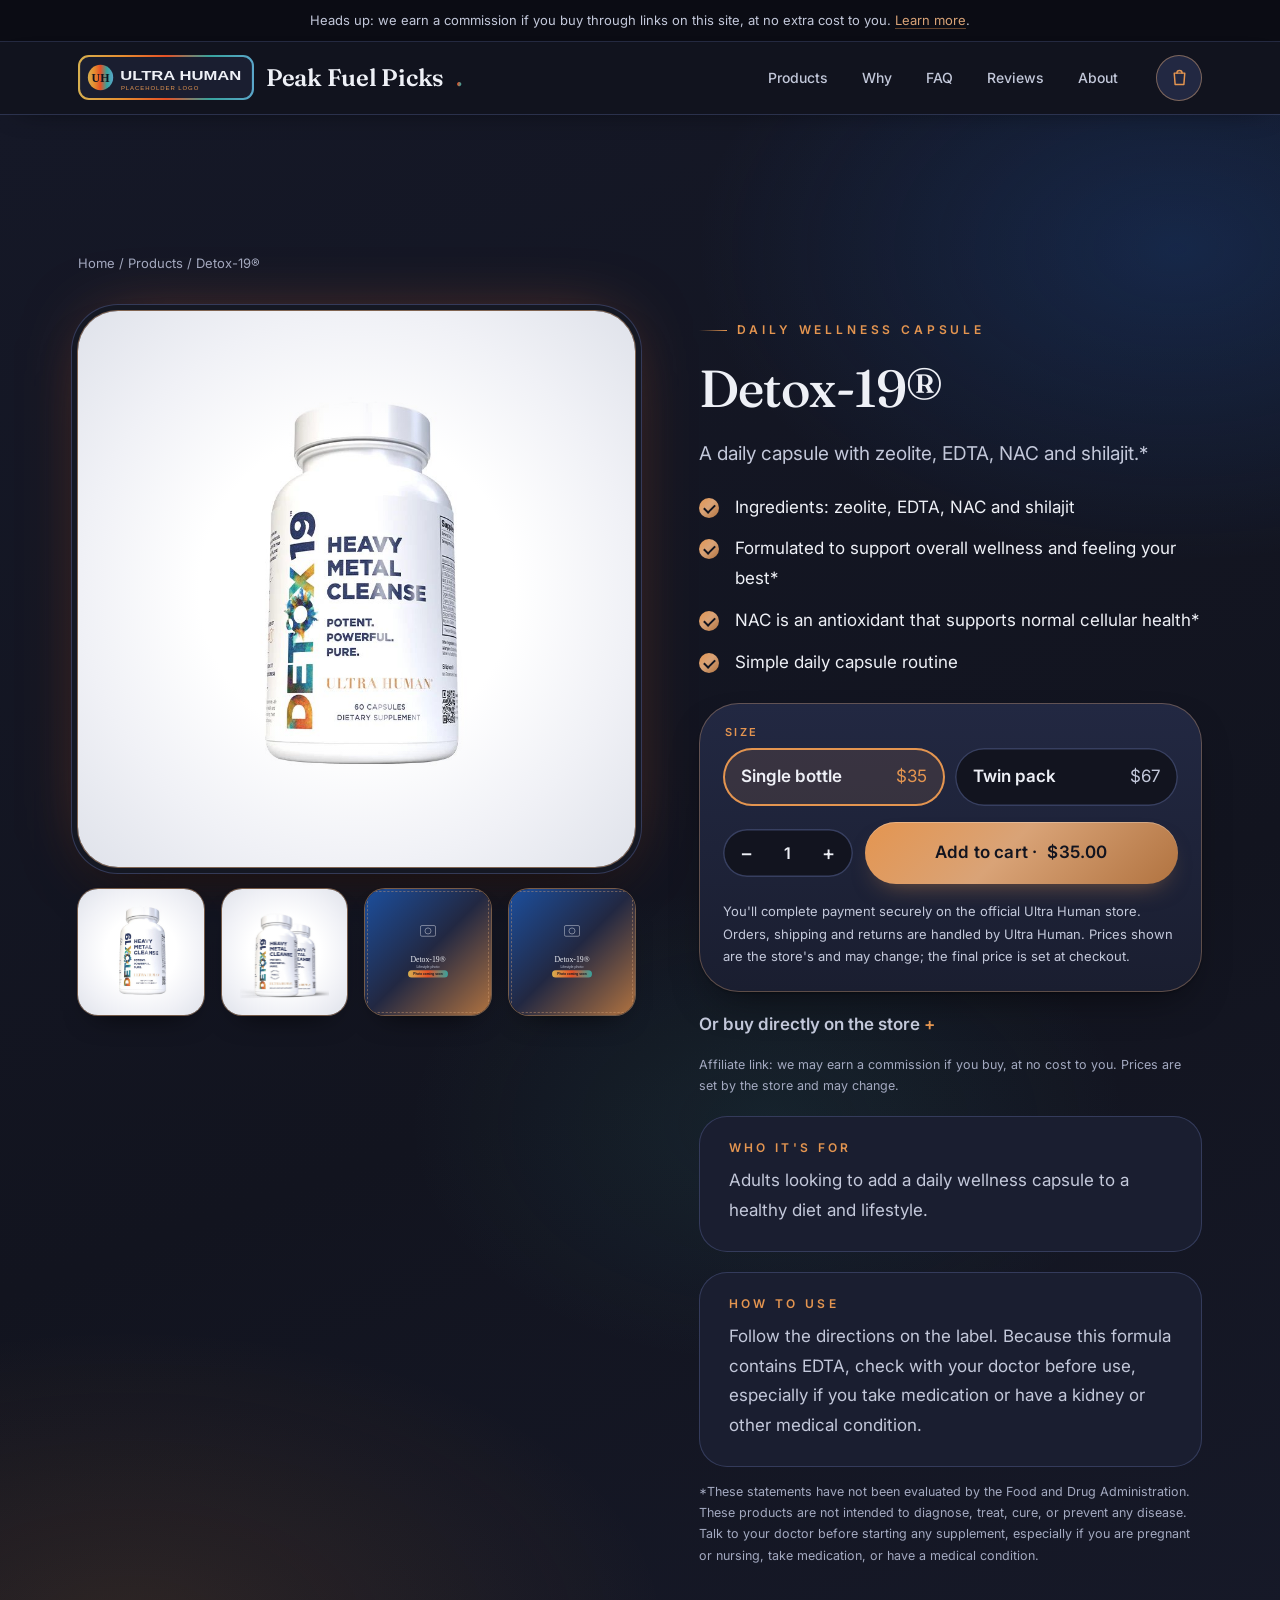
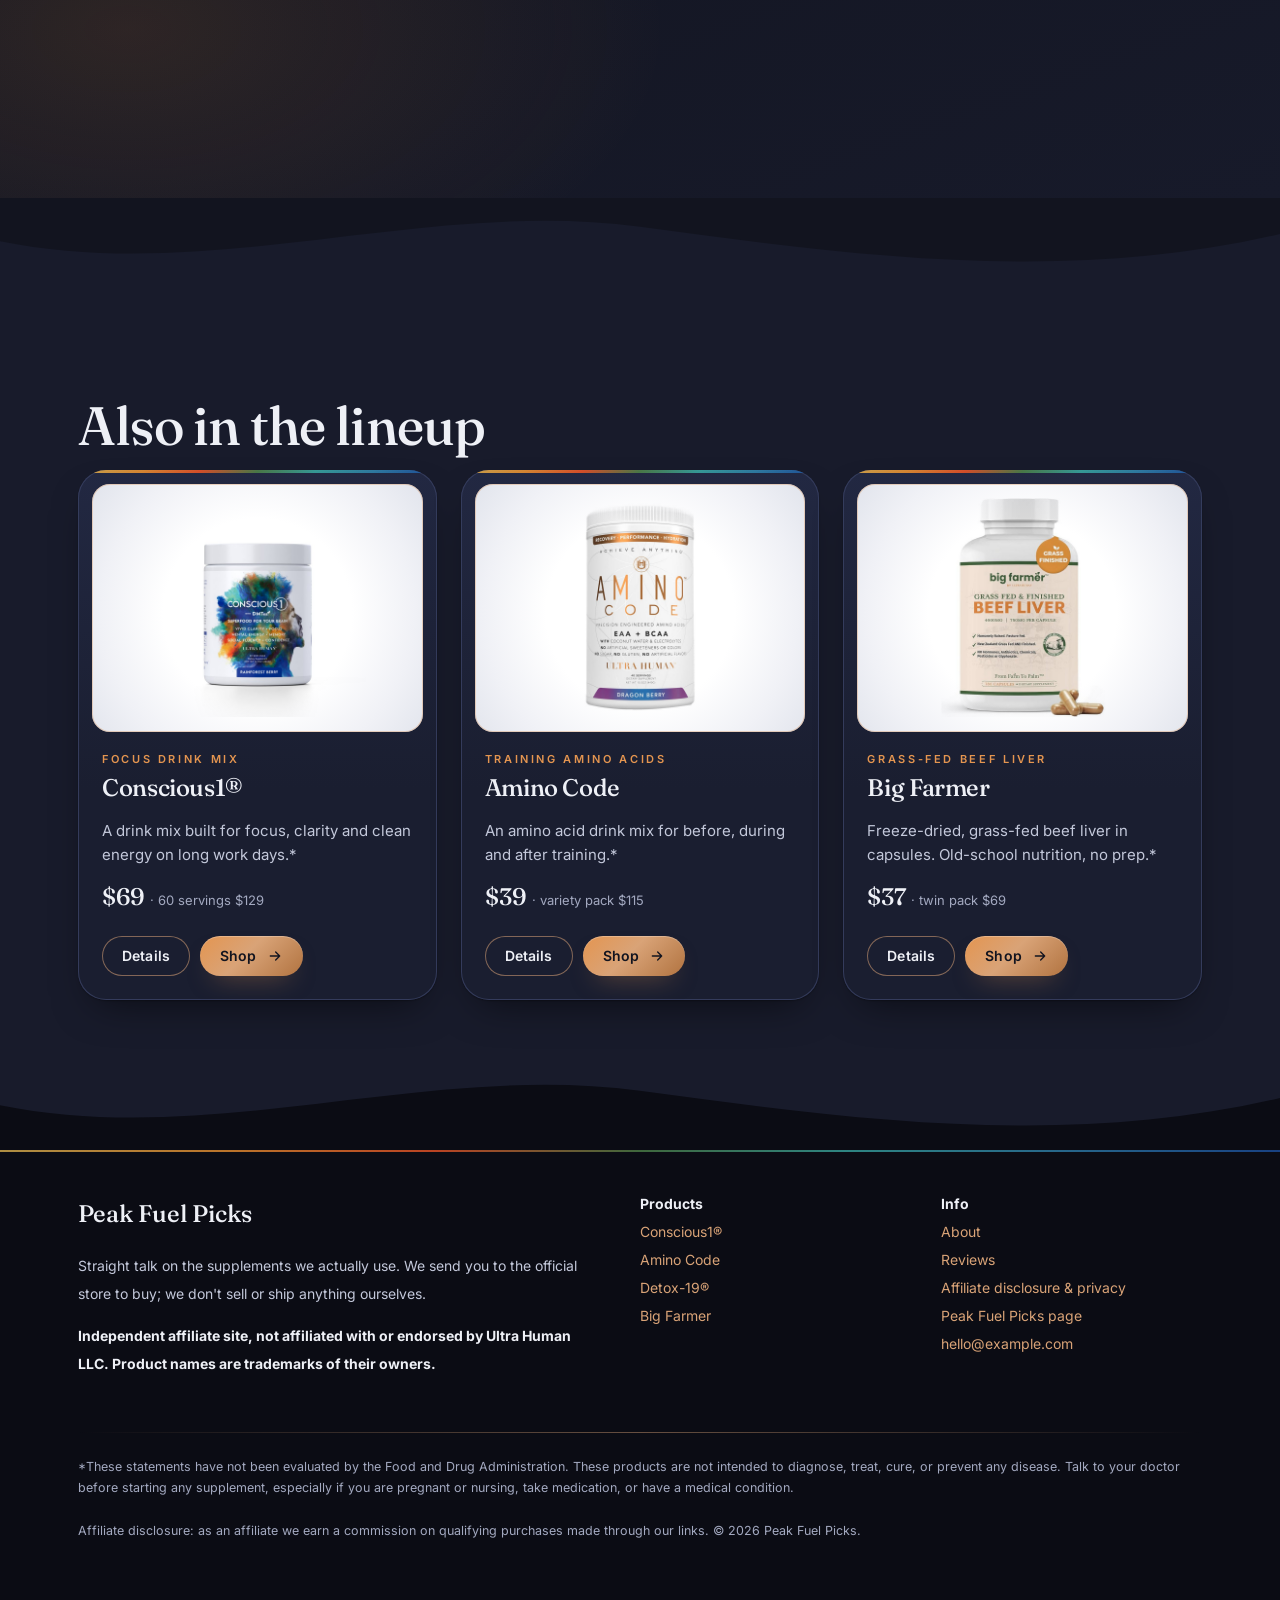
<file: products/detox-19.html>
<!doctype html>
<html lang="en"><head><meta charset="utf-8"><meta name="viewport" content="width=device-width,initial-scale=1">
<title>Detox-19® review &amp; where to buy | Peak Fuel Picks</title><meta name="description" content="A daily capsule with zeolite, EDTA, NAC and shilajit.*">
<meta name="robots" content="noindex, nofollow"><!-- DRAFT: remove noindex when going live -->
<link rel="preconnect" href="https://fonts.googleapis.com"><link rel="preconnect" href="https://fonts.gstatic.com" crossorigin>
<link href="https://fonts.googleapis.com/css2?family=Inter:wght@400;500;600;700;800&family=Fraunces:opsz,wght@9..144,400;9..144,500;9..144,600&display=swap" rel="stylesheet">
<link rel="stylesheet" href="../assets/style.css"><script src="../assets/config.js"></script><script src="../assets/catalog.js"></script><script defer src="../assets/cart.js"></script></head>
<body>
<div class="disclosure-bar">Heads up: we earn a commission if you buy through links on this site, at no extra cost to you. <a href="../disclosure.html">Learn more</a>.</div>
<header class="site"><div class="wrap">
<a class="logo" href="../index.html"><img class="logo-img" src="../assets/img/logo-placeholder.svg" alt="Ultra Human placeholder logo" width="176" height="45"><span data-site-name>Peak Fuel Picks</span><span class="dot">.</span></a>
<nav class="main"><a href="../index.html#products">Products</a><a class="hide-sm" href="../index.html#why">Why</a><a class="hide-sm" href="../index.html#faq">FAQ</a><a href="../testimonials.html">Reviews</a><a class="hide-sm" href="../about.html">About</a></nav>
<button class="cart-btn" type="button" data-cart-open aria-label="Open cart" aria-controls="cart-drawer"><svg viewBox="0 0 24 24" aria-hidden="true"><path d="M6 7h12l-1 13H7L6 7Z"/><path d="M9 7a3 3 0 0 1 6 0"/></svg><span class="cart-count" data-cart-count hidden>0</span></button>
</div></header>
<div class="cart-overlay" data-cart-close hidden></div>
<aside id="cart-drawer" class="cart-drawer" role="dialog" aria-modal="true" aria-labelledby="cart-title" aria-hidden="true">
<div class="cd-head"><h2 id="cart-title">Your cart</h2><button type="button" class="cd-x" data-cart-close aria-label="Close cart">&times;</button></div>
<div class="cd-items" data-cart-items><p class="cd-empty">Your cart is empty.</p></div>
<div class="cd-foot"><div class="cd-sub"><span>Subtotal</span><strong data-cart-subtotal>$0.00</strong></div>
<p class="cd-note">Prices shown are the store's and may change; the final price is set at checkout. Taxes and shipping are calculated by the store.</p>
<a class="btn checkout" data-cart-checkout href="#" rel="sponsored noopener">Secure checkout on the official Ultra Human store <svg class="arrow" viewBox="0 0 24 24" aria-hidden="true"><path d="M5 12h14M13 6l6 6-6 6"/></svg></a>
<p class="cd-note">You'll complete payment securely on the official Ultra Human store. Orders, shipping and returns are handled by Ultra Human.</p>
<p class="cd-note small">Affiliate link: we may earn a commission at no extra cost to you.</p></div>
</aside>
<section class="product-hero p-detox-19"><div class="wrap"><div class="crumbs"><a href="../index.html">Home</a> / <a href="../index.html#products">Products</a> / Detox-19®</div>
<div class="product p-detox-19"><div class="gallery"><span class="halo main"><img src="../assets/img/detox.jpg" alt="Detox-19®"></span>
<div class="thumbs"><span class="halo"><img src="../assets/img/detox.jpg" alt=""></span><span class="halo"><img src="../assets/img/detox-twin.jpg" alt=""></span><span class="halo ph"><img src="../assets/img/photo-detox-19-lifestyle-placeholder.svg" alt="Detox-19® lifestyle photo placeholder (photo coming soon)"></span><span class="halo ph"><img src="../assets/img/photo-detox-19-lifestyle-placeholder.svg" alt="Detox-19® lifestyle photo placeholder (photo coming soon)"></span></div></div>
<div><span class="eyebrow">Daily wellness capsule</span><h1 style="font-size:clamp(34px,5vw,52px)">Detox-19®</h1>
<p class="lead">A daily capsule with zeolite, EDTA, NAC and shilajit.*</p>
<ul class="checks"><li>Ingredients: zeolite, EDTA, NAC and shilajit</li><li>Formulated to support overall wellness and feeling your best*</li><li>NAC is an antioxidant that supports normal cellular health*</li><li>Simple daily capsule routine</li></ul>
<form class="buybox" data-buybox="detox-19" onsubmit="return false">
<fieldset class="packs"><legend>Size</legend><label class="pack"><input type="radio" name="pack-detox-19" value="0" checked><span><b>Single bottle</b><em>$35</em></span></label><label class="pack"><input type="radio" name="pack-detox-19" value="1"><span><b>Twin pack</b><em>$67</em></span></label></fieldset>
<label class="flavor" data-flavor-wrap>Flavor <select data-flavor></select></label>
<div class="buyrow"><div class="qty" role="group" aria-label="Quantity"><button type="button" data-qty="-1" aria-label="Decrease quantity">&minus;</button><input type="number" data-qty-input value="1" min="1" max="10" inputmode="numeric" aria-label="Quantity"><button type="button" data-qty="1" aria-label="Increase quantity">+</button></div>
<button type="submit" class="btn add" data-add>Add to cart · <span data-line-price>$35</span></button></div>
<p class="buy-note">You'll complete payment securely on the official Ultra Human store. Orders, shipping and returns are handled by Ultra Human. Prices shown are the store's and may change; the final price is set at checkout.</p>
</form>
<details class="direct"><summary>Or buy directly on the store</summary><div class="options"><div class="option"><div><div class="t">Single bottle · $35</div><div class="s">One bottle</div></div><a class="btn" data-store-path="/products/detox-19" href="https://theultrahuman.net/products/detox-19" rel="sponsored noopener" target="_blank">Buy at official store <svg class="arrow" viewBox="0 0 24 24" aria-hidden="true"><path d="M5 12h14M13 6l6 6-6 6"/></svg></a></div><div class="option"><div><div class="t">Twin pack · $67</div><div class="s">Two bottles</div></div><a class="btn" data-store-path="/products/detox-19%C2%AE" href="https://theultrahuman.net/products/detox-19%C2%AE" rel="sponsored noopener" target="_blank">Buy at official store <svg class="arrow" viewBox="0 0 24 24" aria-hidden="true"><path d="M5 12h14M13 6l6 6-6 6"/></svg></a></div></div></details>
<p class="inline-disc">Affiliate link: we may earn a commission if you buy, at no cost to you. Prices are set by the store and may change.</p>
<div class="spec"><h3>Who it's for</h3><p>Adults looking to add a daily wellness capsule to a healthy diet and lifestyle.</p></div>
<div class="spec"><h3>How to use</h3><p>Follow the directions on the label. Because this formula contains EDTA, check with your doctor before use, especially if you take medication or have a kidney or other medical condition.</p></div>
<p class="inline-disc">*These statements have not been evaluated by the Food and Drug Administration. These products are not intended to diagnose, treat, cure, or prevent any disease. Talk to your doctor before starting any supplement, especially if you are pregnant or nursing, take medication, or have a medical condition.</p></div></div></div></section>
<div class="wave" style="--to:var(--peach)" aria-hidden="true"><svg viewBox="0 0 1440 100" preserveAspectRatio="none"><path d="M0,48 C240,96 480,0 720,32 C960,64 1200,96 1440,40 L1440,100 L0,100 Z"/></svg></div><section class="alt"><div class="wrap"><h2>Also in the lineup</h2><div class="grid4" style="grid-template-columns:repeat(3,1fr)"><article class="card p-conscious1"><a class="img" href="../products/conscious1.html"><img src="../assets/img/conscious1-berry.jpg" alt="Conscious1® product photo" loading="lazy"></a>
<div class="body"><span class="tag">Focus drink mix</span><h3>Conscious1®</h3><p>A drink mix built for focus, clarity and clean energy on long work days.*</p>
<div class="price">$69 <small>· 60 servings $129</small></div>
<div class="actions"><a class="btn ghost" href="../products/conscious1.html">Details</a><a class="btn" data-store-path="/products/conscious1" href="https://theultrahuman.net/products/conscious1" rel="sponsored noopener" target="_blank">Shop <svg class="arrow" viewBox="0 0 24 24" aria-hidden="true"><path d="M5 12h14M13 6l6 6-6 6"/></svg></a></div></div></article><article class="card p-amino-code"><a class="img" href="../products/amino-code.html"><img src="../assets/img/amino-dragon.jpg" alt="Amino Code product photo" loading="lazy"></a>
<div class="body"><span class="tag">Training amino acids</span><h3>Amino Code</h3><p>An amino acid drink mix for before, during and after training.*</p>
<div class="price">$39 <small>· variety pack $115</small></div>
<div class="actions"><a class="btn ghost" href="../products/amino-code.html">Details</a><a class="btn" data-store-path="/products/ultra-amino-code" href="https://theultrahuman.net/products/ultra-amino-code" rel="sponsored noopener" target="_blank">Shop <svg class="arrow" viewBox="0 0 24 24" aria-hidden="true"><path d="M5 12h14M13 6l6 6-6 6"/></svg></a></div></div></article><article class="card p-big-farmer"><a class="img" href="../products/big-farmer.html"><img src="../assets/img/bigfarmer.jpg" alt="Big Farmer product photo" loading="lazy"></a>
<div class="body"><span class="tag">Grass-fed beef liver</span><h3>Big Farmer</h3><p>Freeze-dried, grass-fed beef liver in capsules. Old-school nutrition, no prep.*</p>
<div class="price">$37 <small>· twin pack $69</small></div>
<div class="actions"><a class="btn ghost" href="../products/big-farmer.html">Details</a><a class="btn" data-store-path="/products/big-farmer-1" href="https://theultrahuman.net/products/big-farmer-1" rel="sponsored noopener" target="_blank">Shop <svg class="arrow" viewBox="0 0 24 24" aria-hidden="true"><path d="M5 12h14M13 6l6 6-6 6"/></svg></a></div></div></article></div></div><div class="wave" style="--to:var(--foot)" aria-hidden="true"><svg viewBox="0 0 1440 100" preserveAspectRatio="none"><path d="M0,48 C240,96 480,0 720,32 C960,64 1200,96 1440,40 L1440,100 L0,100 Z"/></svg></div></section>
<footer class="site"><div class="wrap">
<div class="cols">
<div><strong data-site-name>Peak Fuel Picks</strong><p>Straight talk on the supplements we actually use. We send you to the official store to buy; we don't sell or ship anything ourselves.</p>
<p><strong>Independent affiliate site, not affiliated with or endorsed by Ultra Human LLC. Product names are trademarks of their owners.</strong></p></div>
<div><strong>Products</strong><br><a href="../products/conscious1.html">Conscious1®</a><br><a href="../products/amino-code.html">Amino Code</a><br><a href="../products/detox-19.html">Detox-19®</a><br><a href="../products/big-farmer.html">Big Farmer</a></div>
<div><strong>Info</strong><br><a href="../about.html">About</a><br><a href="../testimonials.html">Reviews</a><br><a href="../disclosure.html">Affiliate disclosure &amp; privacy</a><br><a href="../peak-fuel-picks.html">Peak Fuel Picks page</a><br><a data-contact-email href="mailto:hello@example.com">Contact</a></div>
</div>
<div class="fda">*These statements have not been evaluated by the Food and Drug Administration. These products are not intended to diagnose, treat, cure, or prevent any disease. Talk to your doctor before starting any supplement, especially if you are pregnant or nursing, take medication, or have a medical condition.<br><br>Affiliate disclosure: as an affiliate we earn a commission on qualifying purchases made through our links. &copy; <span id="year">2026</span> <span data-site-name>Peak Fuel Picks</span>.</div>
</div></footer>
</body></html>
</file>
<file: assets/style.css>
/* Peak Fuel Picks — DARK theme (draft): Detox-19 base, Amino Code gold, Conscious1 burst accents */
:root{
  /* Every hex below was sampled with Pillow from the product photos in assets/img:
     DETOX-19 (detox.jpg): label navy text #373f60 (base hue; darkened for the page), letter burst
       orange-red #df6d3a, orange #e6943e, gold #c9a43f, turquoise #36a2a1, sky #3281a2, blue #325f90,
       "ULTRA HUMAN" tan #d9a377.
     AMINO CODE (amino-dragon.jpg): copper-gold lettering/band median #b17340, bright gold #e49550.
     CONSCIOUS1 (conscious1-berry.jpg) paint burst: blue #1c4f9e, sky #2f80a8, turquoise #37a39d,
       green #4c7f47, yellow #d7af4f, orange #e68e30, red-orange #e65126; flavor band royal #13368c; tub white #f0f1f6.
     Contrast (WCAG): #eef0f6 on #12141f 16.1:1, #c3c8da 11:1, #a3a9c0 7.9:1; button text #12141f on #b17340 4.7:1, on #e49550 7.6:1. */
  --bg:#12141f; --cream:#12141f; --peach:#181b2b; --sand:#1c2033; --foot:#0b0c14;
  --surface:#1a1e30; --surface-2:#222842; --line:#373f60; --detox-navy:#373f60;
  --gold:#e49550; --gold-deep:#b17340; --tan:#d9a377; --ember:#df6d3a;
  --c1-blue:#1c4f9e; --c1-sky:#2f80a8; --c1-turq:#37a39d; --c1-green:#4c7f47; --c1-yellow:#d7af4f; --c1-orange:#e68e30; --c1-red:#e65126; --c1-royal:#13368c;
  --label-white:#f0f1f6;
  --ink:#eef0f6; --ink-soft:#c3c8da; --ink-mute:#a3a9c0;
  --sunset:linear-gradient(100deg,#d7af4f 0%,#e68e30 24%,#e65126 46%,#37a39d 74%,#5aa6c9 100%);
  --burst:linear-gradient(135deg,#d7af4f 0%,#e68e30 18%,#e65126 34%,#4c7f47 50%,#37a39d 66%,#2f80a8 82%,#1c4f9e 100%);
  --gold-btn:linear-gradient(135deg,#e49550 0%,#d9a377 45%,#b17340 100%);
  --r-sm:20px; --r:28px; --r-lg:40px; --max:1180px;
  --shadow:0 1px 2px rgba(0,0,0,.3),0 18px 40px -18px rgba(0,0,0,.6);
  --shadow-lg:0 30px 70px -30px rgba(0,0,0,.75);
  --serif:"Fraunces","Playfair Display",Georgia,serif;
  --sans:"Inter",system-ui,-apple-system,"Segoe UI",Roboto,Arial,sans-serif;
  --ease:cubic-bezier(.22,.61,.36,1);
  color-scheme:dark;
}
*{box-sizing:border-box}html{scroll-behavior:smooth}
body{margin:0;background:var(--bg);color:var(--ink);font:400 17px/1.75 var(--sans);-webkit-font-smoothing:antialiased;overflow-x:hidden}
img{max-width:100%;display:block}
a{color:var(--gold);text-decoration-color:rgba(228,149,80,.4);text-underline-offset:3px}
a:hover{color:var(--tan)}
.wrap{max-width:var(--max);margin:0 auto;padding:0 28px;position:relative;z-index:1}
h1,h2,h3{font-family:var(--serif);font-weight:500;color:var(--ink);letter-spacing:-.015em}
h1{font-size:clamp(44px,6.4vw,82px);line-height:1.02;margin:22px 0 22px}
h1 em{font-style:italic;font-weight:400;background:var(--sunset);-webkit-background-clip:text;background-clip:text;color:transparent}
h2{font-size:clamp(34px,4.4vw,54px);line-height:1.08;margin:0 0 14px}
h3{font-size:24px;line-height:1.25;margin:0 0 8px}
.lead{font-size:19px;color:var(--ink-soft);max-width:540px}

/* disclosure bar + nav */
.disclosure-bar{background:var(--foot);color:var(--ink-soft);font-size:13px;text-align:center;padding:9px 16px;border-bottom:1px solid rgba(55,63,96,.6)}
.disclosure-bar a{color:var(--tan)}
header.site{position:sticky;top:0;z-index:30;background:rgba(18,20,31,.86);backdrop-filter:saturate(1.3) blur(14px);-webkit-backdrop-filter:saturate(1.3) blur(14px);box-shadow:0 1px 0 rgba(55,63,96,.7),0 10px 30px -20px rgba(0,0,0,.8)}
header.site .wrap{display:flex;align-items:center;justify-content:space-between;height:72px;gap:18px}
.logo{font-family:var(--serif);font-size:24px;font-weight:600;color:var(--ink);text-decoration:none;letter-spacing:-.01em;white-space:nowrap}
.logo:hover{color:var(--ink)}
.logo .dot{background:var(--sunset);-webkit-background-clip:text;background-clip:text;color:transparent}
nav.main{display:flex;gap:6px;margin-left:auto}
nav.main a{color:var(--ink-soft);text-decoration:none;font-size:14px;font-weight:500;padding:8px 14px;border-radius:999px;transition:background .5s var(--ease),color .5s var(--ease)}
nav.main a:hover{background:rgba(228,149,80,.12);color:var(--gold)}

/* buttons: Amino Code gold */
.btn{display:inline-flex;align-items:center;gap:10px;background:var(--gold-btn);color:#12141f;font:600 15px/1 var(--sans);letter-spacing:.01em;text-decoration:none;padding:16px 26px;border-radius:999px;box-shadow:0 12px 26px -14px rgba(228,149,80,.55),inset 0 1px 0 rgba(255,255,255,.25);transition:transform .6s var(--ease),box-shadow .6s var(--ease),filter .6s var(--ease)}
.btn:hover{color:#12141f;transform:translateY(-2px);filter:brightness(1.06);box-shadow:0 18px 34px -14px rgba(228,149,80,.6),inset 0 1px 0 rgba(255,255,255,.3)}
.btn.ghost{background:transparent;color:var(--ink);box-shadow:inset 0 0 0 1px rgba(217,163,119,.55)}
.btn.ghost:hover{color:var(--gold);background:rgba(228,149,80,.08);box-shadow:inset 0 0 0 1px var(--gold)}
.btn svg.arrow{width:16px;height:16px;fill:none;stroke:currentColor;stroke-width:2;stroke-linecap:round;stroke-linejoin:round;transition:transform .6s var(--ease)}
.btn:hover svg.arrow{transform:translateX(3px)}
.btn-row{display:flex;flex-wrap:wrap;gap:14px;margin-top:34px}

/* sections & flow */
section{position:relative;padding:110px 0 150px}
section.alt{background:var(--peach)}
section.alt + section.alt{background:var(--sand)}
.wave{display:block;line-height:0;color:var(--to);margin-bottom:-1px;pointer-events:none}
section > .wave{position:absolute;left:0;right:0;bottom:-1px;z-index:0}
.wave svg{width:100%;height:90px;display:block}
.wave path{fill:currentColor}
#faq{background:var(--cream)}

/* hero: dark with Conscious1 burst glows */
.hero{padding:90px 0 170px;overflow:hidden;background:
  radial-gradient(760px 480px at 82% 22%,rgba(28,79,158,.34),transparent 65%),
  radial-gradient(620px 420px at 64% 80%,rgba(230,142,48,.20),transparent 65%),
  radial-gradient(560px 380px at 98% 70%,rgba(55,163,157,.22),transparent 65%),
  radial-gradient(420px 300px at 48% 6%,rgba(215,175,79,.12),transparent 65%),
  radial-gradient(520px 360px at 4% 92%,rgba(230,81,38,.14),transparent 65%),
  linear-gradient(180deg,#0e1019,var(--bg))}
.hero .wrap{display:grid;grid-template-columns:1fr 1fr;gap:56px;align-items:center}
.eyebrow{display:inline-flex;align-items:center;gap:10px;font:600 12px/1 var(--sans);letter-spacing:.32em;text-transform:uppercase;color:var(--gold)}
.eyebrow:before{content:"";width:28px;height:1px;background:linear-gradient(90deg,transparent,var(--gold))}
.blob{position:absolute;border-radius:50%;filter:blur(70px);opacity:.45;z-index:0;pointer-events:none}
.blob.b1{width:520px;height:520px;right:-120px;top:-80px;background:radial-gradient(circle,rgba(47,128,168,.55),transparent 70%)}
.blob.b2{width:420px;height:420px;right:22%;bottom:-140px;background:radial-gradient(circle,rgba(223,109,58,.45),transparent 70%)}
.blob.b3{width:360px;height:360px;left:-140px;top:40%;background:radial-gradient(circle,rgba(76,127,71,.45),transparent 70%)}
.hero-collage{display:grid;grid-template-columns:1fr 1fr;gap:22px}
/* product tiles: light "tub white" panel so the white-background photos sit cleanly on dark, gold hairline + burst glow */
.halo{position:relative;display:flex;align-items:center;justify-content:center;aspect-ratio:1/1;border-radius:var(--r-lg);background:radial-gradient(circle at 50% 50%,#ffffff 0%,#ffffff 40%,var(--label-white) 70%,#dfe2ea 100%);box-shadow:0 0 0 1px rgba(217,163,119,.55),0 0 0 6px rgba(18,20,31,.9),0 0 0 7px rgba(55,63,96,.9),0 30px 60px -28px rgba(0,0,0,.9),0 0 70px -20px var(--glow,rgba(47,128,168,.55));overflow:hidden}
.halo img{width:78%;height:78%;object-fit:contain;mix-blend-mode:multiply}
.hero-collage .halo:nth-child(1){--glow:rgba(28,79,158,.7)}
.hero-collage .halo:nth-child(2){--glow:rgba(228,149,80,.6);transform:translateY(34px)}
.hero-collage .halo:nth-child(3){--glow:rgba(223,109,58,.6)}
.hero-collage .halo:nth-child(4){--glow:rgba(55,163,157,.6);transform:translateY(34px)}

/* per-product accents: all share the dark scheme; gold text accents */
.p-conscious1,.p-amino-code,.p-detox-19,.p-big-farmer{--acc:#e49550;--acc-ink:#e49550;--acc2:#37a39d;--g:radial-gradient(900px 500px at 10% 90%,rgba(230,142,48,.12),transparent 60%),radial-gradient(800px 520px at 92% 8%,rgba(28,79,158,.30),transparent 60%),radial-gradient(600px 400px at 60% 60%,rgba(55,163,157,.10),transparent 60%),linear-gradient(160deg,#151827,#12141f 55%,#171a2a)}
.p-conscious1{--glow:rgba(28,79,158,.7)}.p-amino-code{--glow:rgba(228,149,80,.6)}.p-detox-19{--glow:rgba(223,109,58,.6)}.p-big-farmer{--glow:rgba(55,163,157,.6)}
.product{--pg-bg:var(--g)}

/* section heads */
.section-head{display:flex;justify-content:space-between;align-items:end;gap:28px;margin-bottom:46px;flex-wrap:wrap}
.section-head p{color:var(--ink-soft);margin:0;max-width:440px}

/* bento product grid */
.grid4{display:grid;grid-template-columns:repeat(4,1fr);gap:24px}
.grid4.bento{grid-template-columns:repeat(4,1fr);grid-auto-rows:auto}
.bento .card:nth-child(1){grid-column:span 2;grid-row:span 2}
.bento .card:nth-child(2){grid-column:span 2}
.card{position:relative;background:linear-gradient(180deg,var(--surface-2) 0%,var(--surface) 60%);border-radius:var(--r);overflow:hidden;display:flex;flex-direction:column;box-shadow:inset 0 0 0 1px rgba(55,63,96,.9),var(--shadow);transition:transform .8s var(--ease),box-shadow .8s var(--ease)}
.card:before{content:"";position:absolute;left:0;right:0;top:0;height:3px;background:var(--burst);opacity:.9;z-index:2}
.card:hover{transform:translateY(-6px);box-shadow:inset 0 0 0 1px rgba(217,163,119,.6),var(--shadow-lg)}
.card .img{position:relative;display:flex;align-items:center;justify-content:center;aspect-ratio:4/3;margin:14px 14px 0;border-radius:calc(var(--r) - 10px);background:radial-gradient(circle at 50% 52%,#ffffff 0%,#ffffff 45%,var(--label-white) 75%,#e1e4ec 100%);box-shadow:inset 0 0 0 1px rgba(217,163,119,.45);overflow:hidden}
.card .img img{position:relative;z-index:1;width:72%;height:88%;object-fit:contain;mix-blend-mode:multiply;transition:transform 1s var(--ease)}
.card:hover .img img{transform:scale(1.04)}
.bento .card:nth-child(1) .img{aspect-ratio:auto;flex:1;min-height:380px}
.bento .card:nth-child(1) .img img{width:70%;height:82%}
.bento .card:nth-child(1) h3{font-size:32px}
.card .body{padding:22px 24px 24px;display:flex;flex-direction:column;gap:8px}
.card .tag{font:600 11px/1 var(--sans);letter-spacing:.24em;text-transform:uppercase;color:var(--gold)}
.card p{margin:0;color:var(--ink-soft);font-size:15px;line-height:1.65}
.price{font-family:var(--serif);font-size:24px;font-weight:500;color:var(--ink)}
.price small{font-family:var(--sans);font-size:13px;color:var(--ink-mute);font-weight:400}
.card .actions{margin-top:10px;display:flex;gap:10px;flex-wrap:wrap}
.card .actions .btn{padding:12px 20px;font-size:14px}

/* pillars */
.pillars{display:grid;grid-template-columns:repeat(3,1fr);gap:24px}
.pillar{background:var(--surface);border-radius:var(--r);padding:38px 34px;box-shadow:inset 0 0 0 1px rgba(55,63,96,.9),var(--shadow);position:relative;overflow:hidden}
.pillar:before{content:"";position:absolute;width:260px;height:260px;right:-100px;top:-100px;border-radius:50%;background:radial-gradient(circle,var(--pg),transparent 70%);opacity:.5}
.pl-1{--pg:rgba(230,142,48,.55)}.pl-2{--pg:rgba(55,163,157,.55)}.pl-3{--pg:rgba(28,79,158,.7)}
.pillar .ico{width:44px;height:44px;padding:11px;border-radius:50%;background:var(--burst);stroke:#fff;fill:none;stroke-width:2;stroke-linecap:round;stroke-linejoin:round;box-shadow:0 10px 22px -10px rgba(0,0,0,.8)}
.pillar .big{font:600 12px/1 var(--sans);letter-spacing:.32em;color:var(--gold);margin:22px 0 10px}
.pillar p{color:var(--ink-soft);margin:0}
.note{background:rgba(26,30,48,.9);border-radius:var(--r-sm);padding:20px 26px;color:var(--ink-soft);font-size:15px;box-shadow:inset 0 0 0 1px rgba(217,163,119,.35)}

/* faq */
.faq{max-width:860px}
.faq details{background:var(--surface);border-radius:var(--r-sm);padding:20px 26px;margin-bottom:14px;box-shadow:inset 0 0 0 1px rgba(55,63,96,.9);transition:box-shadow .6s var(--ease)}
.faq details[open]{box-shadow:inset 0 0 0 1px rgba(217,163,119,.5),var(--shadow-lg)}
.faq summary{cursor:pointer;font-weight:600;list-style:none;display:flex;justify-content:space-between;align-items:center;gap:16px}
.faq summary::-webkit-details-marker{display:none}
.faq summary:after{content:"+";font:400 24px/1 var(--serif);color:var(--gold);transition:transform .6s var(--ease)}
.faq details[open] summary:after{transform:rotate(45deg)}
.faq details p{color:var(--ink-soft);margin:12px 0 0}

/* footer */
footer.site{position:relative;background:var(--foot);color:var(--ink-soft);padding:40px 0 70px;font-size:14px}
footer.site:before{content:"";position:absolute;left:0;right:0;top:0;height:2px;background:var(--burst);opacity:.8}
footer.site strong{color:var(--ink)}
footer.site a{color:var(--tan);text-decoration:none}footer.site a:hover{color:var(--gold)}
footer.site .cols{display:grid;grid-template-columns:2fr 1fr 1fr;gap:40px;line-height:2}
footer.site .cols > div:first-child strong[data-site-name]{font-family:var(--serif);font-size:24px;font-weight:500}
.fda{font-size:12.5px;line-height:1.7;color:var(--ink-mute);margin-top:40px;padding-top:24px;background:linear-gradient(90deg,transparent,rgba(217,163,119,.45),transparent) top/100% 1px no-repeat}

/* product page */
.crumbs{font-size:13px;color:var(--ink-mute);padding:28px 0 0}.crumbs a{color:var(--ink-mute);text-decoration:none}.crumbs a:hover{color:var(--gold)}
.product{display:grid;grid-template-columns:1.05fr .95fr;gap:64px;padding:36px 0 90px;align-items:start}
.gallery{position:sticky;top:100px}
.gallery .halo.main img{width:74%;height:74%}
.thumbs{display:grid;grid-template-columns:repeat(4,1fr);gap:18px;margin-top:22px}
.thumbs .halo{border-radius:var(--r-sm);box-shadow:0 0 0 1px rgba(217,163,119,.5),0 14px 30px -18px rgba(0,0,0,.9)}
.thumbs .halo img{width:80%;height:80%}
.product h1{font-size:clamp(44px,5.2vw,68px)}
.product .eyebrow{color:var(--gold)}
.options{display:grid;gap:14px;margin:30px 0 10px}
.option{display:flex;justify-content:space-between;align-items:center;gap:16px;background:var(--surface);border-radius:var(--r-sm);padding:18px 18px 18px 24px;box-shadow:inset 0 0 0 1px rgba(55,63,96,.9);transition:box-shadow .6s var(--ease)}
.option:hover{box-shadow:inset 0 0 0 1px rgba(217,163,119,.55)}
.option .t{font-family:var(--serif);font-size:20px;font-weight:500}.option .s{font-size:13px;color:var(--ink-mute)}
.option .btn{padding:13px 22px;font-size:14px;white-space:nowrap}
ul.checks{list-style:none;padding:0;margin:22px 0}
ul.checks li{padding-left:36px;position:relative;margin:12px 0;color:var(--ink)}
ul.checks li:before{content:"";position:absolute;left:0;top:5px;width:20px;height:20px;border-radius:50%;background:var(--gold-btn)}
ul.checks li:after{content:"";position:absolute;left:7px;top:9px;width:5px;height:9px;border:solid #12141f;border-width:0 2px 2px 0;transform:rotate(45deg)}
.spec{background:var(--surface);border-radius:var(--r);padding:26px 30px;margin-top:20px;box-shadow:inset 0 0 0 1px rgba(55,63,96,.9)}
.spec h3{font:600 12px/1 var(--sans);letter-spacing:.28em;text-transform:uppercase;color:var(--gold);margin-bottom:12px}
.spec p{color:var(--ink-soft);margin:0}
.inline-disc{font-size:12.5px;line-height:1.7;color:var(--ink-mute);margin-top:14px}
.prose{max-width:760px;padding:70px 28px 110px}.prose p,.prose li{color:var(--ink-soft)}.prose h2{margin-top:48px;font-size:34px}

/* motion: slow, smooth, optional */
@keyframes rise{from{opacity:0;transform:translateY(28px)}to{opacity:1;transform:none}}
@keyframes drift{0%,100%{transform:translate(0,0)}50%{transform:translate(-20px,16px)}}
.hero .wrap > div:first-child{animation:rise 1.4s var(--ease) both}
.hero-collage{animation:rise 1.6s .2s var(--ease) both}
.blob{animation:drift 18s ease-in-out infinite}
.blob.b2{animation-duration:24s}.blob.b3{animation-duration:30s}
@supports (animation-timeline: view()){
  .card,.pillar,.faq details,.section-head,.spec,.option,.t-card{animation:rise linear both;animation-timeline:view();animation-range:entry 0% cover 22%}
}
@media (prefers-reduced-motion:reduce){
  *,*:before,*:after{animation:none!important;transition:none!important;scroll-behavior:auto!important}
}

/* ---------- product hero tint ---------- */
.product-hero{background:var(--g);position:relative}
.product-hero .product{padding-bottom:70px}

/* ---------- buy box ---------- */
.buybox{margin:26px 0 8px;padding:24px;border-radius:var(--r-lg);background:linear-gradient(180deg,var(--surface-2),var(--surface));box-shadow:inset 0 0 0 1px rgba(217,163,119,.35),var(--shadow);display:grid;gap:16px}
.buybox fieldset{border:0;margin:0;padding:0;display:flex;gap:10px;flex-wrap:wrap}
.buybox legend,.buybox .flavor{font:600 11px/1 var(--sans);letter-spacing:.24em;text-transform:uppercase;color:var(--gold);margin-bottom:10px}
.pack{flex:1 1 150px;cursor:pointer}
.pack input{position:absolute;opacity:0;pointer-events:none}
.pack span{display:flex;justify-content:space-between;align-items:center;gap:10px;padding:14px 18px;border-radius:999px;background:#12141f;color:var(--ink);box-shadow:inset 0 0 0 1.5px rgba(55,63,96,1);transition:box-shadow .5s,background .5s}
.pack b{font-weight:600}.pack em{font-style:normal;color:var(--ink-soft)}
.pack input:checked+span{box-shadow:inset 0 0 0 2px var(--gold);background:rgba(228,149,80,.12)}
.pack input:checked+span em{color:var(--gold)}
.pack input:focus-visible+span{outline:3px solid var(--c1-turq);outline-offset:2px}
.buybox .flavor{display:grid;gap:10px}
.buybox .flavor[hidden]{display:none}
.buybox select{font:500 15px/1.2 var(--sans);letter-spacing:0;text-transform:none;color:var(--ink);padding:14px 44px 14px 18px;border-radius:999px;border:0;background:#12141f url("data:image/svg+xml,%3Csvg xmlns='http://www.w3.org/2000/svg' viewBox='0 0 24 24' fill='none' stroke='%23e49550' stroke-width='2'%3E%3Cpath d='M6 9l6 6 6-6'/%3E%3C/svg%3E") no-repeat right 16px center/16px;box-shadow:inset 0 0 0 1.5px rgba(55,63,96,1);appearance:none}
.buybox select option{background:#1a1e30;color:#eef0f6}
.buyrow{display:flex;gap:12px;flex-wrap:wrap;align-items:center}
.qty{display:inline-flex;align-items:center;border-radius:999px;background:#12141f;box-shadow:inset 0 0 0 1.5px rgba(55,63,96,1);padding:4px}
.qty button{width:40px;height:40px;border:0;border-radius:50%;background:transparent;font:500 20px/1 var(--sans);color:var(--ink);cursor:pointer;transition:background .4s}
.qty button:hover{background:rgba(228,149,80,.14);color:var(--gold)}
.qty input,.qty output{width:42px;text-align:center;border:0;background:transparent;font:600 16px/1 var(--sans);color:var(--ink);-moz-appearance:textfield}
.qty input::-webkit-inner-spin-button,.qty input::-webkit-outer-spin-button{-webkit-appearance:none;margin:0}
.qty.sm button{width:30px;height:30px;font-size:16px}.qty.sm output{width:28px;font-size:14px}
.buybox .btn.add{flex:1 1 220px;justify-content:center;border:0;cursor:pointer;font:inherit;font-weight:600}
.buy-note{margin:0;font-size:13px;color:var(--ink-soft)}
details.direct{margin:18px 0 6px}
details.direct summary{cursor:pointer;font-weight:600;color:var(--ink-soft);list-style:none}
details.direct summary::-webkit-details-marker{display:none}
details.direct summary:after{content:" +";color:var(--gold)}
details.direct[open] summary:after{content:" −"}
details.direct .options{margin-top:14px}

/* ---------- cart button + drawer ---------- */
.cart-btn{position:relative;margin-left:6px;width:46px;height:46px;flex:none;border:0;border-radius:50%;background:var(--surface-2);box-shadow:inset 0 0 0 1px rgba(217,163,119,.5);cursor:pointer;display:grid;place-items:center;transition:transform .6s var(--ease,ease)}
.cart-btn:hover{transform:translateY(-2px)}
.cart-btn svg{width:21px;height:21px;fill:none;stroke:var(--gold);stroke-width:1.7;stroke-linecap:round;stroke-linejoin:round}
.cart-count{position:absolute;top:-4px;right:-4px;min-width:20px;height:20px;padding:0 6px;border-radius:999px;background:var(--ember);color:#12141f;font:700 11px/20px var(--sans);text-align:center}
.cart-count[hidden]{display:none}
.cart-overlay{position:fixed;inset:0;z-index:90;background:rgba(5,6,12,.6);backdrop-filter:blur(3px);opacity:0;transition:opacity .45s}
.cart-open .cart-overlay{opacity:1}
.cart-drawer{position:fixed;z-index:100;top:12px;right:12px;bottom:12px;width:min(440px,calc(100vw - 24px));display:flex;flex-direction:column;border-radius:var(--r-lg);color:var(--ink);background:radial-gradient(420px 260px at 100% 100%,rgba(230,142,48,.14),transparent 70%),radial-gradient(380px 260px at 0% 100%,rgba(55,163,157,.14),transparent 70%),linear-gradient(170deg,#1f2440 0%,#181b2b 55%,#12141f 100%);box-shadow:inset 0 0 0 1px rgba(217,163,119,.4),0 40px 80px -30px rgba(0,0,0,.9);transform:translateX(calc(100% + 24px));visibility:hidden;transition:transform .6s cubic-bezier(.22,.8,.24,1),visibility 0s .6s;overflow:hidden}
.cart-drawer:before{content:"";position:absolute;left:0;right:0;top:0;height:3px;background:var(--burst)}
.cart-open .cart-drawer{transform:none;visibility:visible;transition:transform .6s cubic-bezier(.22,.8,.24,1),visibility 0s}
.cd-head{display:flex;justify-content:space-between;align-items:center;padding:24px 26px 10px}
.cd-head h2{margin:0;font-size:30px}
.cd-x{width:40px;height:40px;border:0;border-radius:50%;background:rgba(255,255,255,.07);font-size:24px;line-height:1;cursor:pointer;color:var(--ink)}
.cd-x:hover{color:var(--gold)}
.cd-items{flex:1;overflow:auto;padding:8px 18px}
.cd-empty{padding:30px 8px;color:var(--ink-soft)}
.cd-item{display:grid;grid-template-columns:72px 1fr auto;gap:14px;align-items:center;padding:12px 8px}
.cd-item+.cd-item{margin-top:4px;border-top:1px solid rgba(55,63,96,.7)}
.cd-img{width:72px;height:72px;border-radius:18px;display:grid;place-items:center;background:radial-gradient(circle at 50% 50%,#fff 0%,#fff 45%,var(--label-white) 75%,#e1e4ec 100%);box-shadow:inset 0 0 0 1px rgba(217,163,119,.5)}
.cd-img img{width:80%;height:80%;object-fit:contain;mix-blend-mode:multiply}
.cd-info{display:grid;gap:3px;min-width:0}
.cd-info strong{font-family:var(--serif);font-weight:500;font-size:18px}
.cd-info span{font-size:13px;color:var(--ink-soft)}
.cd-info .qty{margin-top:6px;justify-self:start}
.cd-right{display:grid;justify-items:end;gap:8px}
.cd-price{font-weight:600}
.cd-rm{border:0;background:none;padding:0;font:500 12px/1 var(--sans);color:var(--ink-soft);text-decoration:underline;cursor:pointer}
.cd-rm:hover{color:var(--gold)}
.cd-foot{padding:18px 26px 24px;display:grid;gap:10px;border-top:1px solid rgba(55,63,96,.8);background:rgba(11,12,20,.45)}
.cd-sub{display:flex;justify-content:space-between;align-items:baseline;font-size:17px}
.cd-sub strong{font-family:var(--serif);font-size:26px;font-weight:500;color:var(--gold)}
.cd-note{margin:0;font-size:13px;line-height:1.5;color:var(--ink-soft)}
.cd-note.small{font-size:12px}
.btn.checkout{justify-content:center;text-align:center}
.btn.checkout[aria-disabled="true"]{opacity:.45;pointer-events:none}

/* ---------- testimonials (placeholders only) ---------- */
.t-hero{padding:80px 0 150px;overflow:hidden;background:radial-gradient(700px 420px at 85% 20%,rgba(28,79,158,.32),transparent 65%),radial-gradient(560px 380px at 10% 90%,rgba(230,142,48,.14),transparent 65%),radial-gradient(500px 340px at 60% 100%,rgba(55,163,157,.16),transparent 65%),var(--bg)}
.t-hero .lead{max-width:680px}
.draft-note{max-width:760px;margin-top:26px}
.t-grid{display:grid;grid-template-columns:repeat(3,1fr);gap:24px}
.t-card{position:relative;background:var(--surface);border-radius:var(--r);padding:28px 28px 26px;box-shadow:var(--shadow)}
.t-card.placeholder{background:repeating-linear-gradient(135deg,rgba(55,63,96,.16) 0 12px,transparent 12px 24px),var(--surface);outline:2px dashed rgba(217,163,119,.55);outline-offset:-2px}
.t-top{display:flex;justify-content:space-between;align-items:center;gap:10px;margin-bottom:16px}
.t-badge{font:700 11px/1 var(--sans);letter-spacing:.2em;text-transform:uppercase;color:#12141f;background:var(--gold-btn);padding:7px 12px;border-radius:999px}
.t-status{font:600 11px/1 var(--sans);letter-spacing:.14em;text-transform:uppercase;color:var(--ember)}
.t-quote{font-family:var(--serif);font-style:italic;font-size:21px;line-height:1.45;color:var(--ink-soft);margin:0 0 18px}
.t-fields{margin:0;display:grid;gap:10px}
.t-fields div{display:grid;grid-template-columns:130px 1fr;gap:10px;padding-top:10px;border-top:1px solid rgba(55,63,96,.8);font-size:14px;line-height:1.5}
.t-fields dt{font-weight:600;color:var(--gold)}
.t-fields dd{margin:0;color:var(--ink-mute)}
.t-guide{max-width:900px}
.t-fields.guide{margin-top:26px;background:var(--surface);border-radius:var(--r);padding:12px 28px 22px;box-shadow:inset 0 0 0 1px rgba(55,63,96,.9)}
.t-fields.guide div{grid-template-columns:180px 1fr;font-size:15px}
.t-fields.guide div:first-child{border-top:0}
.t-fields.guide dd{color:var(--ink-soft)}
.ftc-note{margin-top:34px;padding:28px 30px;border-radius:var(--r);background:linear-gradient(180deg,rgba(228,149,80,.08),rgba(228,149,80,.02));box-shadow:inset 0 0 0 1px rgba(217,163,119,.45)}
.ftc-note h3{font:600 12px/1 var(--sans);letter-spacing:.28em;text-transform:uppercase;color:var(--gold);margin-bottom:14px}
.ftc-note p{color:var(--ink-soft);margin:0 0 12px}

/* responsive */
@media (max-width:960px){
  .hero .wrap,.product{grid-template-columns:1fr;gap:40px}
  .gallery{position:static}
  .grid4,.grid4.bento{grid-template-columns:repeat(2,1fr)}
  .bento .card:nth-child(1){grid-column:span 2;grid-row:auto}
  .bento .card:nth-child(1) .img{min-height:280px}
  .bento .card:nth-child(2){grid-column:auto}
  .pillars,.t-grid{grid-template-columns:1fr}
  footer.site .cols{grid-template-columns:1fr 1fr}
  footer.site .cols > div:first-child{grid-column:span 2}
  section{padding:80px 0 120px}
}
@media (max-width:600px){
  body{font-size:16px}
  .wrap{padding:0 20px}
  header.site .wrap{gap:8px}
  .logo{font-size:19px}
  nav.main{gap:0}
  nav.main a{padding:8px 9px;font-size:13.5px}
  .grid4,.grid4.bento{grid-template-columns:1fr!important}
  .bento .card:nth-child(1){grid-column:auto}
  nav.main a.hide-sm{display:none}
  .hero{padding:56px 0 130px}
  .hero-collage{gap:16px}.hero-collage .halo:nth-child(2),.hero-collage .halo:nth-child(4){transform:translateY(20px)}
  .option{flex-direction:column;align-items:flex-start}
  .wave svg{height:56px}
  .t-fields div,.t-fields.guide div{grid-template-columns:1fr;gap:2px}
  footer.site .cols{grid-template-columns:1fr}footer.site .cols > div:first-child{grid-column:auto}
  .cart-drawer{top:auto;left:8px;right:8px;bottom:8px;width:auto;max-height:88vh}.buybox{padding:18px}
}
@media (prefers-reduced-motion:reduce){.cart-drawer,.cart-overlay,.pack span,.cart-btn{transition:none}}

/* placeholder SVG graphics (logo, banner, lifestyle thumbs) */
.logo{display:inline-flex;align-items:center;gap:12px}
.logo .logo-img{height:45px;width:auto;flex:none}
.thumbs .halo.ph{background:none;overflow:hidden;padding:0}
.thumbs .halo.ph img{width:100%;height:100%;object-fit:cover;mix-blend-mode:normal}
.ph-banner{padding:10px 0 50px}
.ph-banner img{width:100%;height:auto;border-radius:var(--r-lg);box-shadow:var(--shadow-lg)}
@media (max-width:640px){.logo .logo-img{height:34px}}
</file>
